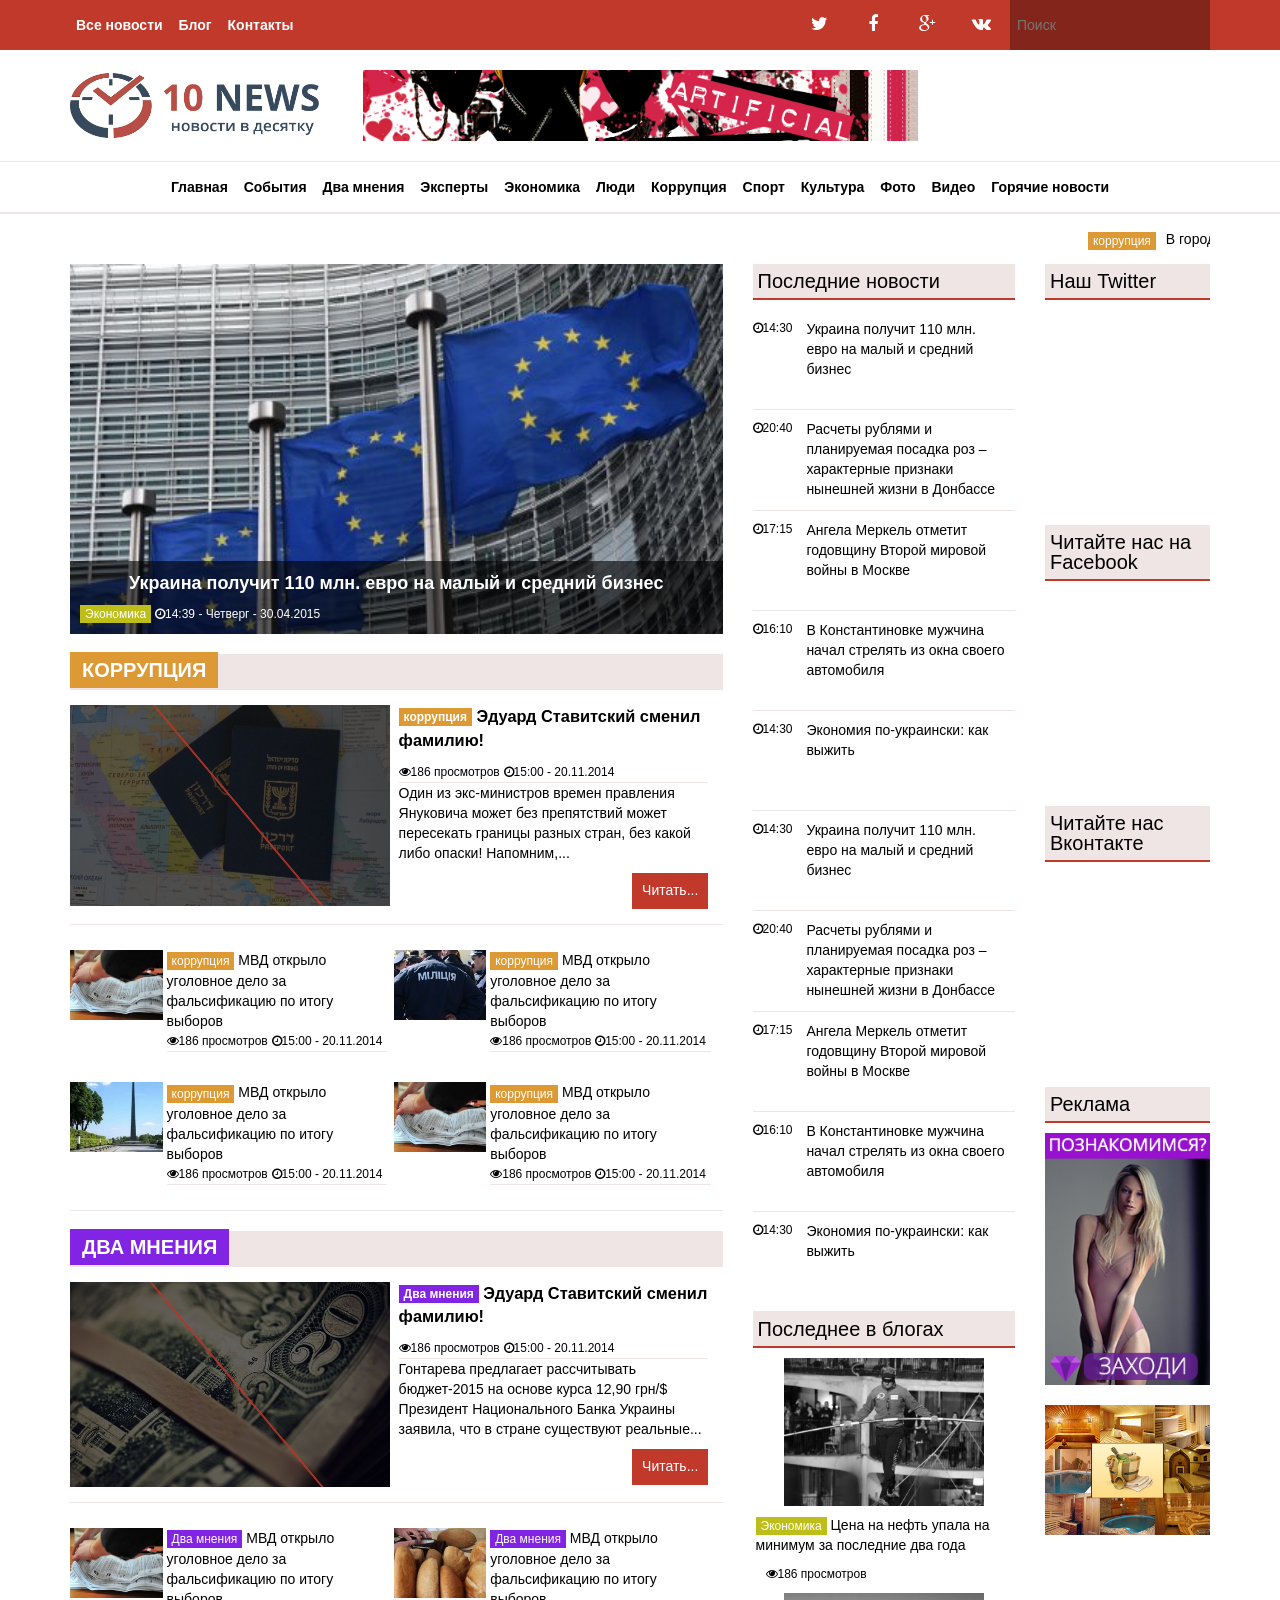
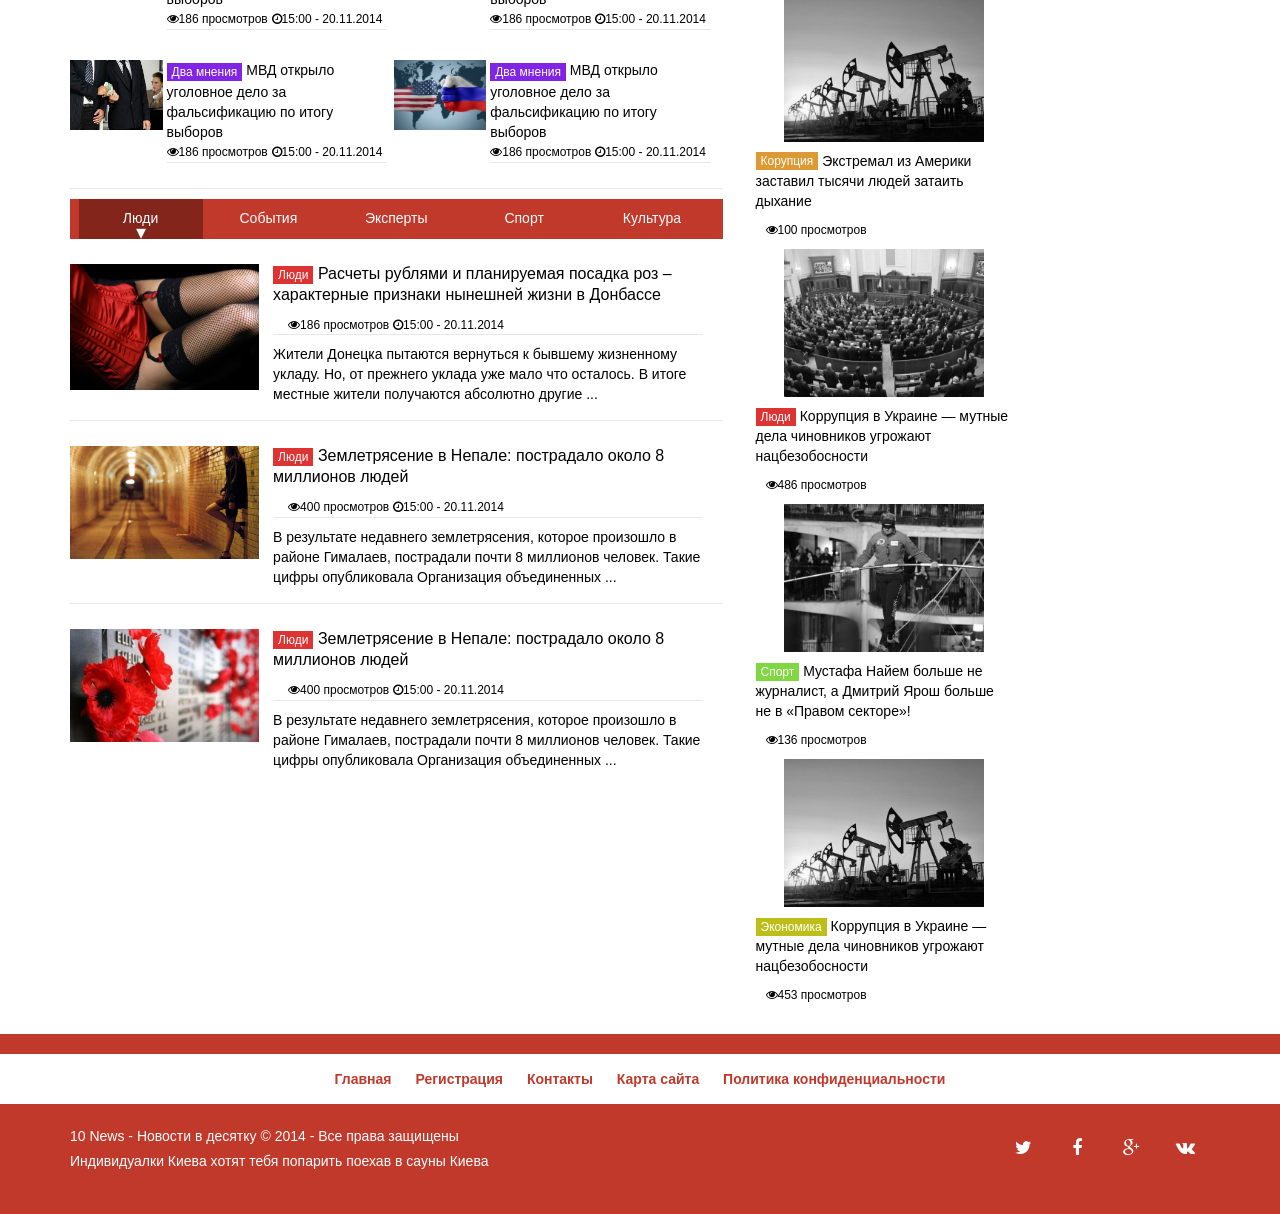
<file: 10-news/index.html>
<!DOCTYPE html>
<html>
<head>
	<meta charset="utf-8" />
	<title>Index</title>
	<meta http-equiv="X-UA-Compatible" content="IE=edge" />
	<meta name="viewport" content="width=device-width, initial-scale=1.0" />
	<link rel="shortcut icon" href="img/favicon.png" />
	<link rel="stylesheet" href="libs/bootstrap/bootstrap-grid.min.css" />
	<link rel="stylesheet" href="libs/font-awesome/css/font-awesome.min.css" />
	<link rel="stylesheet" href="css/css/skins/tomato.css">
	<link rel="stylesheet" href="css/fonts.css" />
	<link rel="stylesheet" href="css/main.css" />	
	<link rel="stylesheet" href="css/media.css">
</head>
<body>	
	<header>
		<div class="top_nav">
			<div class="container">
				<div class="row">
					<div class="col-md-6 col-lg-6">
						<ul class="top_navig">
							<li><a href="news-list.html" class="trs">Все новости</a></li>
							<li><a href="#" class="trs">Блог</a></li>
							<li><a href="contacts.html" class="trs">Контакты</a></li>
						</ul>					
					</div>
					<div class="col-md-6 col-lg-6">
						<ul class="social">
							<li><a href="#" class="trs"><i class="fa fa-twitter"></i></a></li>
							<li><a href="#" class="trs"><i class="fa fa-facebook"></i></a></li>
							<li><a href="#" class="trs"><i class="fa fa-google-plus"></i></a></li>
							<li><a href="#" class="trs"><i class="fa fa-vk"></i></a></li>
							<li>
								<form method="get" id="topsearch">
									<input type="text" placeholder="Поиск" class="trs">	
									<button class="trs" type="submit"><i class="fa fa-search"></i></button>
								</form>
							</li>
						</ul>
					</div>
				</div>
			</div>
		</div>
		<div class="ban_block">
			<div class="container">
				<div class="row">
					<div class="col-md-3 col-lg-3">
						<a class="logo" href="index.html">
							<img src="img/logo.png" alt="logo">
						</a>
					</div>
					<div class="col-md-6 col-lg-6">
						<a class="top_buner" href="#">
							<img src="img/top_buner.png" alt="buner">
						</a>
					</div>
					<div class="col-md-3 col-lg-3">
						<div class="weather">
							
						</div>
					</div>
				</div>
			</div>
		</div>
		<div class="tog_mnu">
		MENU
			<span></span>
			<span></span>
			<span></span>
		</div>
		<nav class="fixed_nav">
			<ul>
				<li><a class="trs" href="index.html">Главная</a></li>
				<li><a class="trs" href="foto.html">События</a></li>
				<li><a class="trs" href="foto.html">Два  мнения</a></li>
				<li><a class="trs" href="foto.html">Эксперты</a></li>
				<li><a class="trs" href="foto.html">Экономика</a></li>
				<li><a class="trs" href="foto.html">Люди</a></li>
				<li><a class="trs" href="foto.html">Коррупция</a></li>
				<li><a class="trs" href="foto.html">Спорт</a></li>
				<li><a class="trs" href="foto.html">Культура</a></li>
				<li><a class="trs" href="foto.html">Фото</a></li>
				<li><a class="trs" href="foto.html">Видео</a></li>
				<li><a class="trs" href="foto.html">Горячие новости</a></li>
			</ul>
		</nav>	
	</header>
	<section  class="main_block">
		<div class="container">
			<div class="row">

				<div class="col-md-12">
					<div id="marquee">
						<span class="item">
							<a href="#"><span class="coruption">коррупция</span>В город Дели прибыл самолет для вывоза оставшихся жертв землетрясения из Непала ..</a>
						</span>
						<span class="item">
							<a href="#"><span class="two_mind">Два мнения</span>В город Дели прибыл самолет для вывоза оставшихся жертв землетрясения из Непала ..</a>
						</span>
						<span class="item">
							<a href="#"><span class="coruption">коррупция</span>В город Дели прибыл самолет для вывоза оставшихся жертв землетрясения из Непала ..</a>
						</span>
						<span class="item">
							<a href="#"><span class="two_mind">Два мнения</span>В город Дели прибыл самолет для вывоза оставшихся жертв землетрясения из Непала ..</a>
						</span>							
					</div>
				</div>

				<div class="col-md-7 col-lg-7">

					<div class="top_news">
						<img src="img/top_news.jpg" alt="foto">
						<div class="news_title">
							<h3>
								<a href="#">Украина получит 110 млн. евро на малый и средний бизнес</a>
							</h3>
							<p>
								<span class="categories economy">Экономика</span> 
								<span class="date"><i class="fa fa-clock-o"></i>14:39 - Четверг - 30.04.2015</span>
							</p>
						</div>
					</div>

					<div class="news_block">

						<h2><span class="coruption">коррупция</span></h2>

						<div class="big_post">
							<div class="img_wrap">
								<a class="trs" href="#"><img src="img/small_deskr.jpg" alt="foto"></a>
							</div>
							<div class="small_deskr">
								<h3>
									<span class="coruption">коррупция</span>
									<a href="#" class="trs"> Эдуард Ставитский сменил фамилию!</a>
								</h3>
								<p class="info_wrap">
									<span class="view_black"><i class="fa fa-eye"></i>186 просмотров</span>
									<span class="date_black"><i class="fa fa-clock-o"></i>15:00 - 20.11.2014</span>
								</p>
								<p class="text">
									Один из экс-министров времен правления Януковича может без препятствий может пересекать границы разных стран, без какой либо опаски! Напомним,...
								</p>
								<p class="but_wrap">
									<a href="news-inside.html" class="more trs">Читать...</a>
								</p>
							</div>
						</div>


						<div class="small_wrap">

							<div class="small_post">
								<div class="img_thumb">
									<a href="#"><img src="img/small.jpg" alt="foto"></a>
								</div>
								<div>
									<h4>
										<span class="coruption">коррупция</span>
										<a href="#" class="trs"> МВД открыло уголовное дело за фальсификацию по итогу выборов</a>
									</h4>
									<p class="info_wrap">
										<span class="view_black"><i class="fa fa-eye"></i>186 просмотров</span>
										<span class="date_black"><i class="fa fa-clock-o"></i>15:00 - 20.11.2014</span>
									</p>
								</div>
							</div>

							<div class="small_post">
								<div class="img_thumb">
									<a href="#"><img src="img/small1.jpg" alt="foto"></a>
								</div>
								<div>
									<h4>
										<span class="coruption">коррупция</span>
										<a href="#" class="trs"> МВД открыло уголовное дело за фальсификацию по итогу выборов</a>
									</h4>
									<p class="info_wrap">
										<span class="view_black"><i class="fa fa-eye"></i>186 просмотров</span>
										<span class="date_black"><i class="fa fa-clock-o"></i>15:00 - 20.11.2014</span>
									</p>
								</div>
							</div>

							<div class="small_post">
								<div class="img_thumb">
									<a href="#"><img src="img/small2.jpg" alt="foto"></a>
								</div>
								<div>
									<h4>
										<span class="coruption">коррупция</span>
										<a href="#" class="trs"> МВД открыло уголовное дело за фальсификацию по итогу выборов</a>
									</h4>
									<p class="info_wrap">
										<span class="view_black"><i class="fa fa-eye"></i>186 просмотров</span>
										<span class="date_black"><i class="fa fa-clock-o"></i>15:00 - 20.11.2014</span>
									</p>
								</div>
							</div>

							<div class="small_post">
								<div class="img_thumb">
									<a href="#"><img src="img/small.jpg" alt="foto"></a>
								</div>
								<div>
									<h4>
										<span class="coruption">коррупция</span>
										<a href="#" class="trs"> МВД открыло уголовное дело за фальсификацию по итогу выборов</a>
									</h4>
									<p class="info_wrap">
										<span class="view_black"><i class="fa fa-eye"></i>186 просмотров</span>
										<span class="date_black"><i class="fa fa-clock-o"></i>15:00 - 20.11.2014</span>
									</p>
								</div>
							</div>

						</div>
					</div>

					<div class="news_block">

						<h2><span class="two_mind">Два мнения</span></h2>
						<div class="big_post">
							<div class="img_wrap">
								<a class="trs" href="#"><img src="img/small_deskr1.jpg" alt="foto"></a>
							</div>
							<div class="small_deskr">
								<h3>
									<span class="two_mind">Два мнения</span>
									<a href="#" class="trs"> Эдуард Ставитский сменил фамилию!</a>
								</h3>
								<p class="info_wrap">
									<span class="view_black"><i class="fa fa-eye"></i>186 просмотров</span>
									<span class="date_black"><i class="fa fa-clock-o"></i>15:00 - 20.11.2014</span>
								</p>
								<p class="text">
									Гонтарева предлагает рассчитывать бюджет-2015 на основе курса 12,90 грн/$ Президент Национального Банка Украины заявила, что в стране существуют реальные...
								</p>
								<p class="but_wrap">
									<a href="news-inside.html" class="more trs">Читать...</a>
								</p>
							</div>
						</div>


						<div class="small_wrap">

							<div class="small_post">
								<div class="img_thumb">
									<a href="#"><img src="img/small.jpg" alt="foto"></a>
								</div>
								<div>
									<h4>
										<span class="two_mind">Два мнения</span>
										<a href="#" class="trs"> МВД открыло уголовное дело за фальсификацию по итогу выборов</a>
									</h4>
									<p class="info_wrap">
										<span class="view_black"><i class="fa fa-eye"></i>186 просмотров</span>
										<span class="date_black"><i class="fa fa-clock-o"></i>15:00 - 20.11.2014</span>
									</p>
								</div>
							</div>

							<div class="small_post">
								<div class="img_thumb">
									<a href="#"><img src="img/small13.jpg" alt="foto"></a>
								</div>
								<div>
									<h4>
										<span class="two_mind">Два мнения</span>
										<a href="#" class="trs"> МВД открыло уголовное дело за фальсификацию по итогу выборов</a>
									</h4>
									<p class="info_wrap">
										<span class="view_black"><i class="fa fa-eye"></i>186 просмотров</span>
										<span class="date_black"><i class="fa fa-clock-o"></i>15:00 - 20.11.2014</span>
									</p>
								</div>
							</div>

							<div class="small_post">
								<div class="img_thumb">
									<a href="#"><img src="img/small12.jpg" alt="foto"></a>
								</div>
								<div>
									<h4>
										<span class="two_mind">Два мнения</span>
										<a href="#" class="trs"> МВД открыло уголовное дело за фальсификацию по итогу выборов</a>
									</h4>
									<p class="info_wrap">
										<span class="view_black"><i class="fa fa-eye"></i>186 просмотров</span>
										<span class="date_black"><i class="fa fa-clock-o"></i>15:00 - 20.11.2014</span>
									</p>
								</div>
							</div>

							<div class="small_post">
								<div class="img_thumb">
									<a href="#"><img src="img/small11.jpg" alt="foto"></a>
								</div>
								<div>
									<h4>
										<span class="two_mind">Два мнения</span>
										<a href="#" class="trs"> МВД открыло уголовное дело за фальсификацию по итогу выборов</a>
									</h4>
									<p class="info_wrap">
										<span class="view_black"><i class="fa fa-eye"></i>186 просмотров</span>
										<span class="date_black"><i class="fa fa-clock-o"></i>15:00 - 20.11.2014</span>
									</p>
								</div>
							</div>

						</div>
					</div>

					<div class="tabs_wrap">
						<ul class="tabs_link">
							<li>
								<p class="trs activ_tab" data-show="people_list">Люди</p>
							</li>
							<li>
								<p class="trs" data-show="even_list">События</p>
							</li>
							<li>
								<p class="trs" data-show="experts_list">Эксперты</p>
							</li>
							<li>
								<p class="trs" data-show="sport_list">Спорт</p>
							</li>
							<li>
								<p class="trs" data-show="culture_list">Культура</p>
							</li>
						</ul>

						<div class="tabs_cont">
							<ul class="people_list ">

								<li>
									<div class="img_wrap">
										<img src="img/tabs.jpg" alt="foto">
									</div>

									<div class="info_tabs">
										<h4>
											<span class="people">Люди</span>
											<a class="trs" href="#">Расчеты рублями и планируемая посадка роз – характерные признаки нынешней жизни в Донбассе</a>
										</h4>
										<p class="info_wrap">
											<span class="view_black"><i class="fa fa-eye"></i>186 просмотров</span>
											<span class="date_black"><i class="fa fa-clock-o"></i>15:00 - 20.11.2014</span>
										</p>
										<p>
											Жители Донецка пытаются вернуться к бывшему жизненному укладу. Но, от прежнего уклада уже мало что осталось. В итоге местные жители получаются абсолютно другие ...
										</p>

									</div>
								</li>

								<li>
									<div class="img_wrap">
										<img src="img/tabs1.jpg" alt="foto">
									</div>

									<div class="info_tabs">
										<h4>
											<span class="people">Люди</span>
											<a class="trs" href="#">Землетрясение в Непале: пострадало около 8 миллионов людей</a>
										</h4>
										<p class="info_wrap">
											<span class="view_black"><i class="fa fa-eye"></i>400 просмотров</span>
											<span class="date_black"><i class="fa fa-clock-o"></i>15:00 - 20.11.2014</span>
										</p>
										<p>
											В результате недавнего землетрясения, которое произошло  в районе Гималаев, пострадали почти 8 миллионов человек. Такие цифры опубликовала Организация объединенных ...
										</p>

									</div>
								</li>

								<li>
									<div class="img_wrap">
										<img src="img/tabs2.jpg" alt="foto">
									</div>

									<div class="info_tabs">
										<h4>
											<span class="people">Люди</span>
											<a class="trs" href="#">Землетрясение в Непале: пострадало около 8 миллионов людей</a>
										</h4>
										<p class="info_wrap">
											<span class="view_black"><i class="fa fa-eye"></i>400 просмотров</span>
											<span class="date_black"><i class="fa fa-clock-o"></i>15:00 - 20.11.2014</span>
										</p>
										<p>
											В результате недавнего землетрясения, которое произошло  в районе Гималаев, пострадали почти 8 миллионов человек. Такие цифры опубликовала Организация объединенных ...
										</p>
									</div>
								</li>


							</ul>

							<ul class="even_list">

								<li>
									<div class="img_wrap">
										<img src="img/tabs1.1.jpg" alt="foto">
									</div>

									<div class="info_tabs">
										<h4>
											<span class="even">События</span>
											<a class="trs" href="#">Расчеты рублями и планируемая посадка роз – характерные признаки нынешней жизни в Донбассе</a>
										</h4>
										<p class="info_wrap">
											<span class="view_black"><i class="fa fa-eye"></i>186 просмотров</span>
											<span class="date_black"><i class="fa fa-clock-o"></i>15:00 - 20.11.2014</span>
										</p>
										<p>
											Жители Донецка пытаются вернуться к бывшему жизненному укладу. Но, от прежнего уклада уже мало что осталось. В итоге местные жители получаются абсолютно другие ...
										</p>

									</div>
								</li>

								<li>
									<div class="img_wrap">
										<img src="img/tabs1.2.jpg" alt="foto">
									</div>

									<div class="info_tabs">
										<h4>
											<span class="even">События</span>
											<a class="trs" href="#">Землетрясение в Непале: пострадало около 8 миллионов людей</a>
										</h4>
										<p class="info_wrap">
											<span class="view_black"><i class="fa fa-eye"></i>400 просмотров</span>
											<span class="date_black"><i class="fa fa-clock-o"></i>15:00 - 20.11.2014</span>
										</p>
										<p>
											В результате недавнего землетрясения, которое произошло  в районе Гималаев, пострадали почти 8 миллионов человек. Такие цифры опубликовала Организация объединенных ...
										</p>

									</div>
								</li>

								<li>
									<div class="img_wrap">
										<img src="img/tabs1.3.jpg" alt="foto">
									</div>

									<div class="info_tabs">
										<h4>
											<span class="even">События</span>
											<a class="trs" href="#">Землетрясение в Непале: пострадало около 8 миллионов людей</a>
										</h4>
										<p class="info_wrap">
											<span class="view_black"><i class="fa fa-eye"></i>400 просмотров</span>
											<span class="date_black"><i class="fa fa-clock-o"></i>15:00 - 20.11.2014</span>
										</p>
										<p>
											В результате недавнего землетрясения, которое произошло  в районе Гималаев, пострадали почти 8 миллионов человек. Такие цифры опубликовала Организация объединенных ...
										</p>
									</div>
								</li>


							</ul>						
						</div>

					</div>

				</div>

				<div class="col-lg-3 col-md-5 col-sm-6">


					<h4 class="title">Последние новости</h4>

					<ul class="lust_news">
						<li class="trs">
							<div class="time"><i class="fa fa-clock-o"></i>14:30</div>
							<div class="link"><a class="trs" href="#">Украина получит  110 млн. евро на малый и средний бизнес</a></div>
						</li>
						<li class="trs">
							<div class="time"><i class="fa fa-clock-o"></i>20:40</div>
							<div class="link"><a class="trs" href="#"> Расчеты рублями и планируемая посадка роз – характерные признаки нынешней жизни в Донбассе</a></div>
						</li>
						<li class="trs">
							<div class="time"><i class="fa fa-clock-o"></i>17:15</div>
							<div class="link"><a class="trs" href="#">Ангела Меркель отметит годовщину Второй мировой войны в Москве</a></div>
						</li>
						<li class="trs">
							<div class="time"><i class="fa fa-clock-o"></i>16:10</div>
							<div class="link"><a class="trs" href="#">В Константиновке мужчина начал стрелять из окна своего автомобиля</a></div>
						</li>
						<li class="trs">
							<div class="time"><i class="fa fa-clock-o"></i>14:30</div>
							<div class="link"><a class="trs" href="#">Экономия по-украински: как выжить</a></div>
						</li>
						<li class="trs">
							<div class="time"><i class="fa fa-clock-o"></i>14:30</div>
							<div class="link"><a class="trs" href="#">Украина получит  110 млн. евро на малый и средний бизнес</a></div>
						</li>
						<li class="trs">
							<div class="time"><i class="fa fa-clock-o"></i>20:40</div>
							<div class="link"><a class="trs" href="#"> Расчеты рублями и планируемая посадка роз – характерные признаки нынешней жизни в Донбассе</a></div>
						</li>
						<li class="trs">
							<div class="time"><i class="fa fa-clock-o"></i>17:15</div>
							<div class="link"><a class="trs" href="#">Ангела Меркель отметит годовщину Второй мировой войны в Москве</a></div>
						</li>
						<li class="trs">
							<div class="time"><i class="fa fa-clock-o"></i>16:10</div>
							<div class="link"><a class="trs" href="#">В Константиновке мужчина начал стрелять из окна своего автомобиля</a></div>
						</li>
						<li class="trs">
							<div class="time"><i class="fa fa-clock-o"></i>14:30</div>
							<div class="link"><a class="trs" href="#">Экономия по-украински: как выжить</a></div>
						</li>
					</ul>

					<h4 class="title">Последнее в блогах</h4>
					<ul class="lust_blog">
						<li class="trs">
							<div class="img_wrap">
								<a href="#">
									<img src="img/blog1.jpg" alt="">
								</a>
							</div>
							<div class="link">
								<a href="#">
									<span class="economy">Экономика</span>
									Цена на нефть упала на минимум за последние два года
								</a>
								<span class="view_black"><i class="fa fa-eye"></i>186 просмотров</span>
							</div>
						</li>
						<li class="trs">
							<div class="img_wrap"><a href="#"><img src="img/blog2.jpg" alt=""></a></div>
							<div class="link"><a href="#">
								<span class="coruption">Корупция</span>
								Экстремал из Америки заставил тысячи людей затаить дыхание
							</a>
							<span class="view_black"><i class="fa fa-eye"></i>100 просмотров</span>
						</div>
					</li>
					<li class="trs">
						<div class="img_wrap"><a href="#"><img src="img/blog3.jpg" alt=""></a></div>
						<div class="link"><a href="#">
							<span class="people">Люди</span>
							Коррупция в Украине — мутные дела чиновников угрожают нацбезобосности
						</a>
						<span class="view_black"><i class="fa fa-eye"></i>486 просмотров</span>
					</div>
				</li>
				<li class="trs">
					<div class="img_wrap"><a href="#"><img src="img/blog1.jpg" alt=""></a></div>
					<div class="link"><a href="#">
						<span class="sport">Спорт</span>
						Мустафа Найем больше не журналист, а Дмитрий Ярош больше не в «Правом секторе»!
					</a>
					<span class="view_black"><i class="fa fa-eye"></i>136 просмотров</span>
				</div>
			</li>
			<li class="trs">
				<div class="img_wrap"><a href="#"><img src="img/blog2.jpg" alt=""></a></div>
				<div class="link"><a href="#">
					<span class="economy">Экономика</span>
					Коррупция в Украине — мутные дела чиновников угрожают нацбезобосности
				</a>
				<span class="view_black"><i class="fa fa-eye"></i>453 просмотров</span>
			</div>
		</li>
	</ul>

</div>

<div class="col-lg-2 col-md-2 col-sm-6">
<aside class="soc_aside">
<h4 class="title">Наш Twitter</h4>
<div class="twitter_block"></div>
<h4 class="title">Читайте нас на Facebook</h4>
<div class="facebook_block"></div>
<h4 class="title">Читайте нас Вконтакте</h4>
<div class="vk_block"></div>
<h4 class="title">Реклама</h4>
<div class="baner_block">
	<a href="#"><img src="img/baner.jpg" alt="foto"></a>
	<a href="#"><img src="img/baner1.jpg" alt="foto"></a>
</div>
</aside>
</div>		
</div>

</div>
</section>

<footer>
	<ul class="foot_mnu">
		<li><a class="trs" href="#">Главная</a></li>
		<li><a class="trs" href="#">Регистрация</a></li>
		<li><a class="trs" href="#">Контакты</a></li>
		<li><a class="trs" href="#">Карта сайта</a></li>
		<li><a class="trs" href="#">Политика конфиденциальности</a></li>	
	</ul>
	<div class="container">
		<div class="row">
			<div class="col-md-6 col-lg-6">
				<div class="copy">
					<p>10 News - Новости в десятку © 2014 - Все права защищены </p>
					<p><a href="#" target="_blank">Индивидуалки Киева</a> хотят тебя попарить поехав в <a href="#" target="_blank">сауны Киева</a></p>
				</div>
			</div>
			<div class="col-md-6 col-lg-6">
				<ul class="social">
					<li><a href="#" class="trs"><i class="fa fa-twitter"></i></a></li>
					<li><a href="#" class="trs"><i class="fa fa-facebook"></i></a></li>
					<li><a href="#" class="trs"><i class="fa fa-google-plus"></i></a></li>
					<li><a href="#" class="trs"><i class="fa fa-vk"></i></a></li>							
				</ul>
			</div>
		</div>
	</div>
</footer>

	<!--[if lt IE 9]>
	<script src="libs/html5shiv/es5-shim.min.js"></script>
	<script src="libs/html5shiv/html5shiv.min.js"></script>
	<script src="libs/html5shiv/html5shiv-printshiv.min.js"></script>
	<script src="libs/respond/respond.min.js"></script>
	<![endif]-->
	
	<script src="libs/jquery/jquery-2.1.3.min.js"></script>
	<script src="js/common.js"></script>
	<!-- Yandex.Metrika counter --><!-- /Yandex.Metrika counter -->
	<!-- Google Analytics counter --><!-- /Google Analytics counter -->
</body>
</html>
</file>
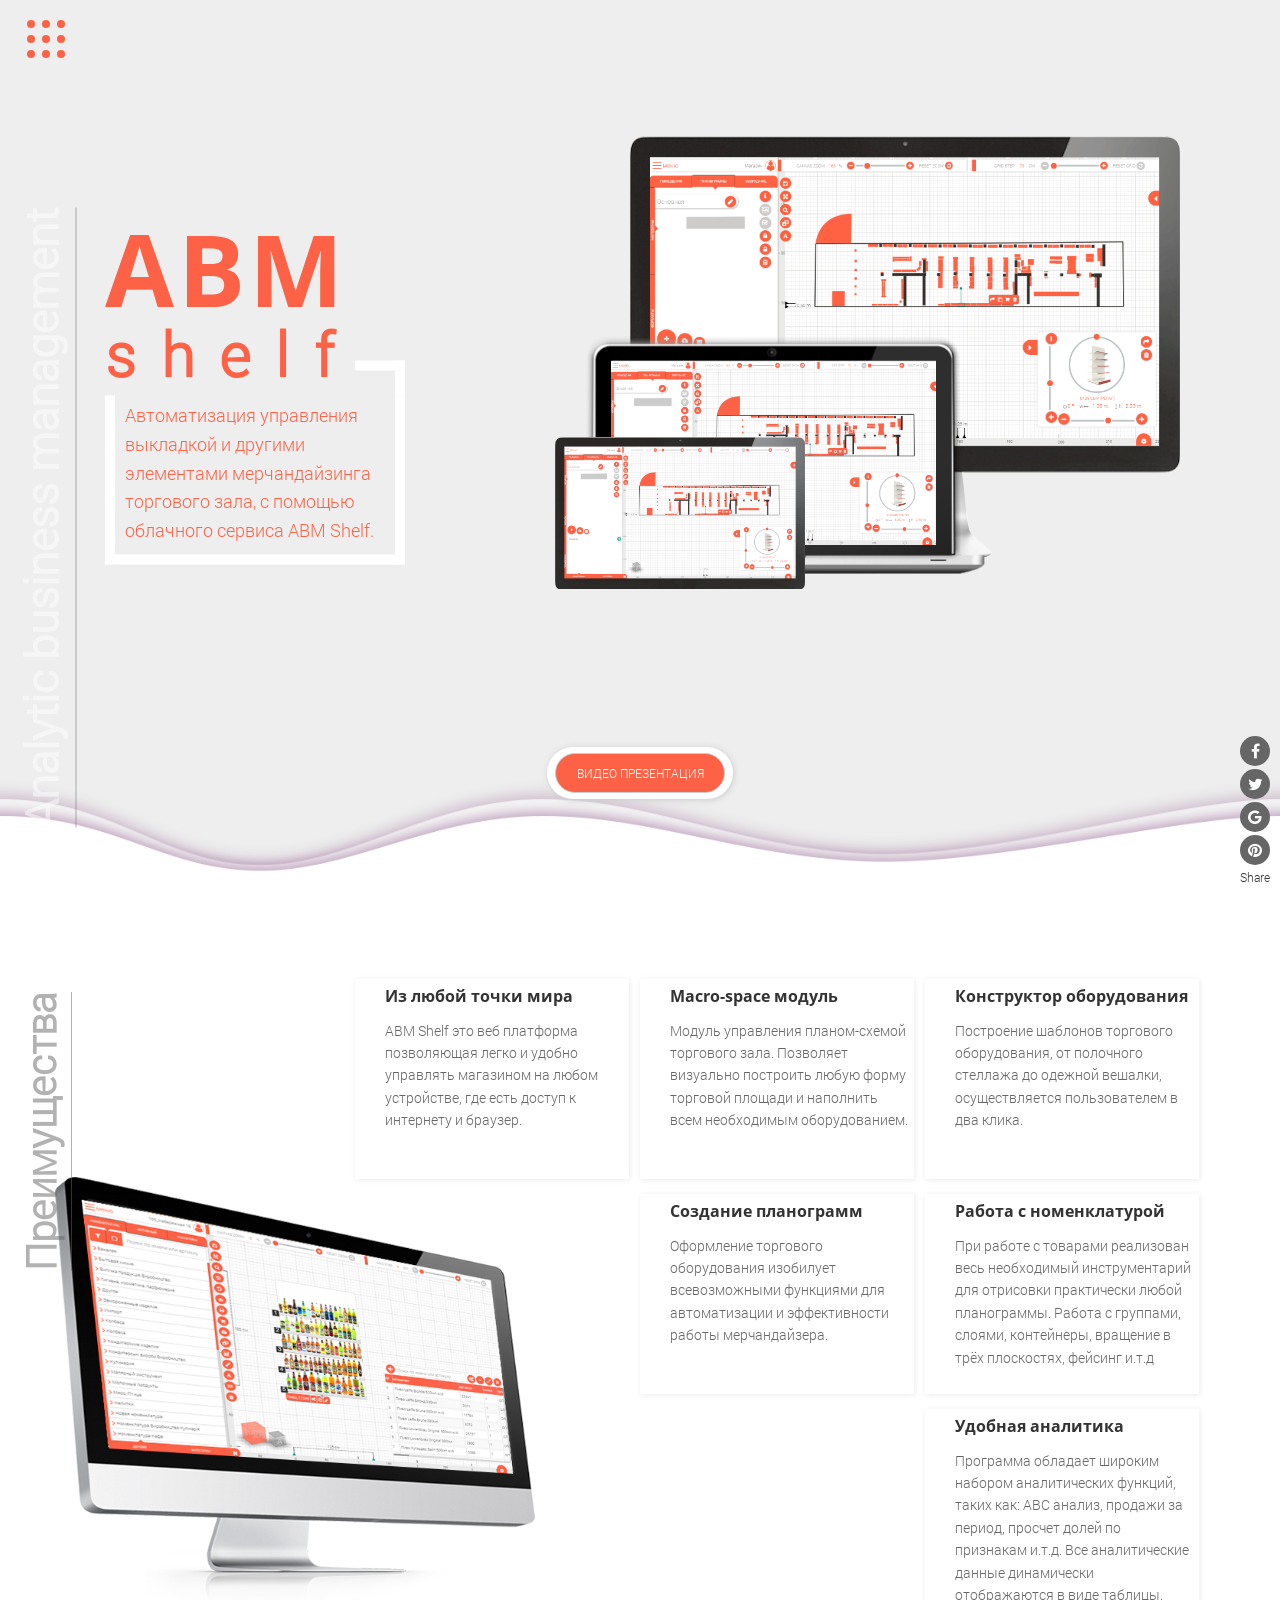
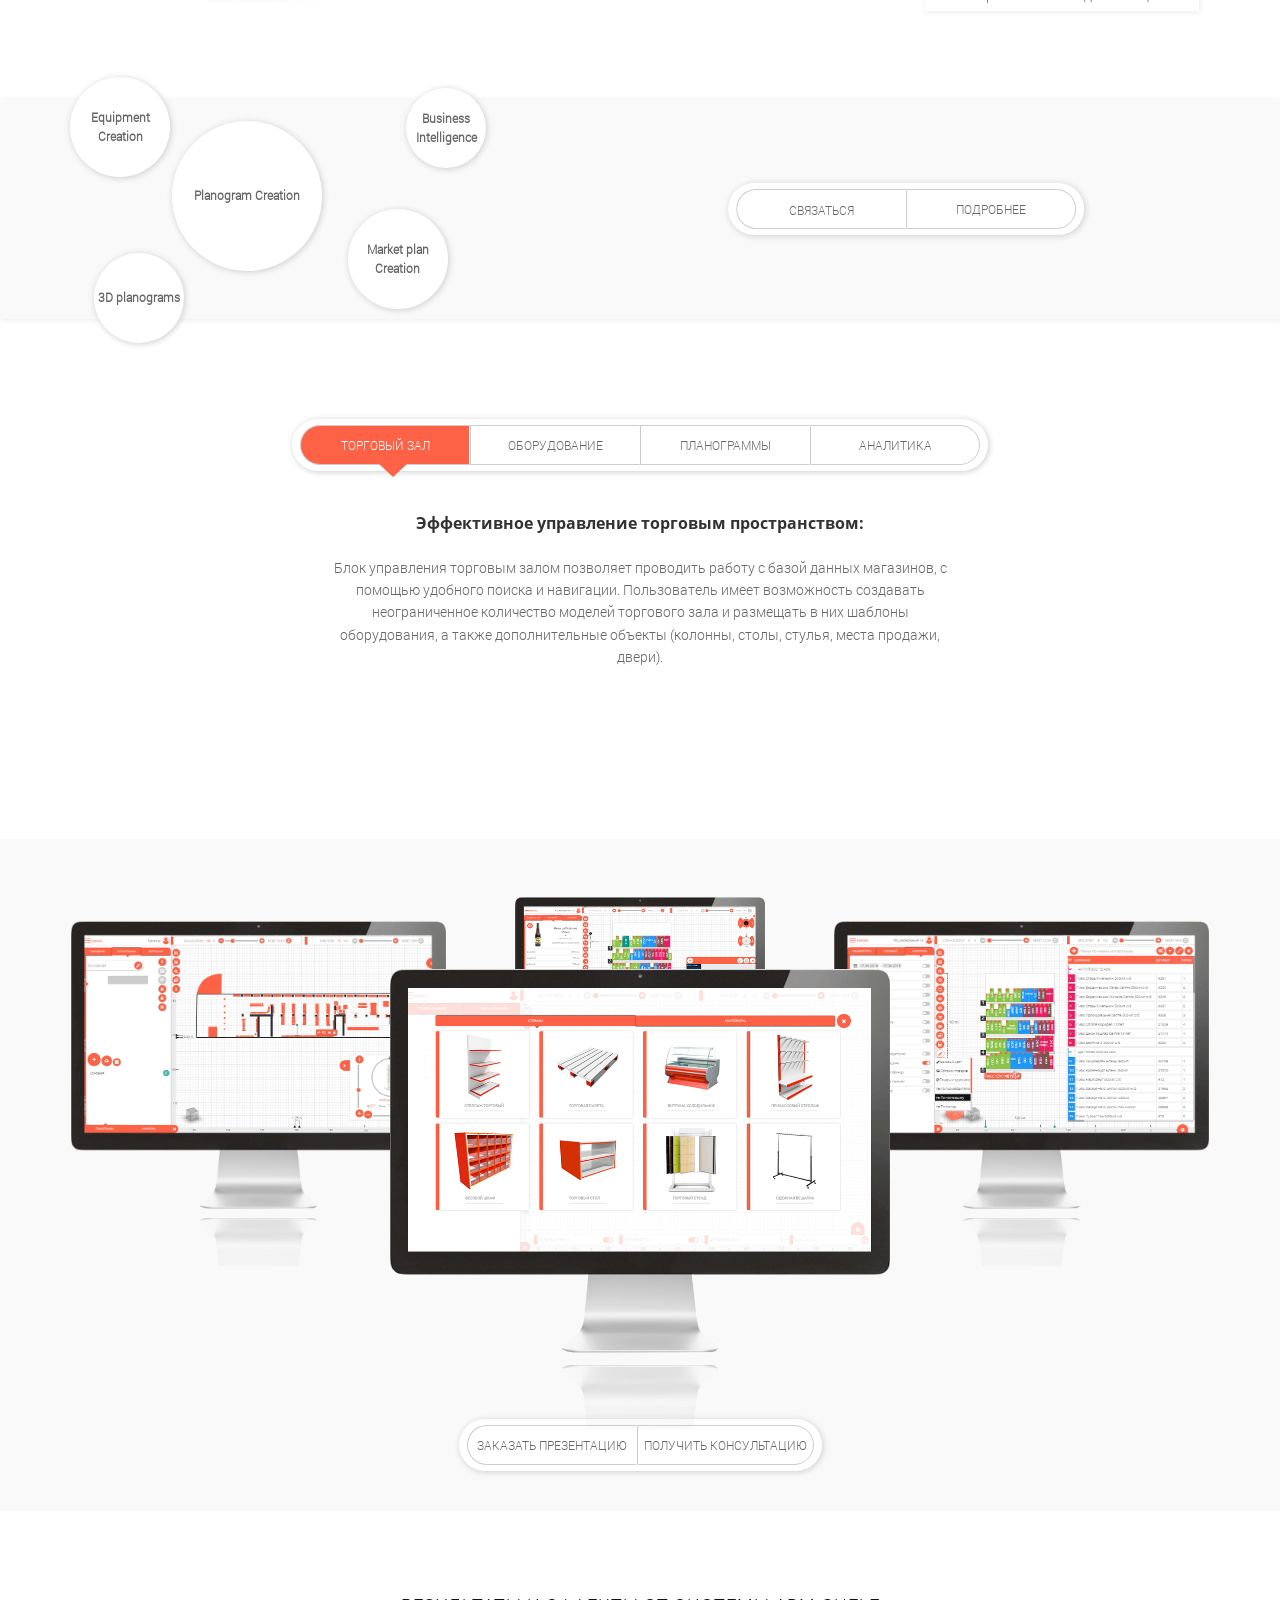
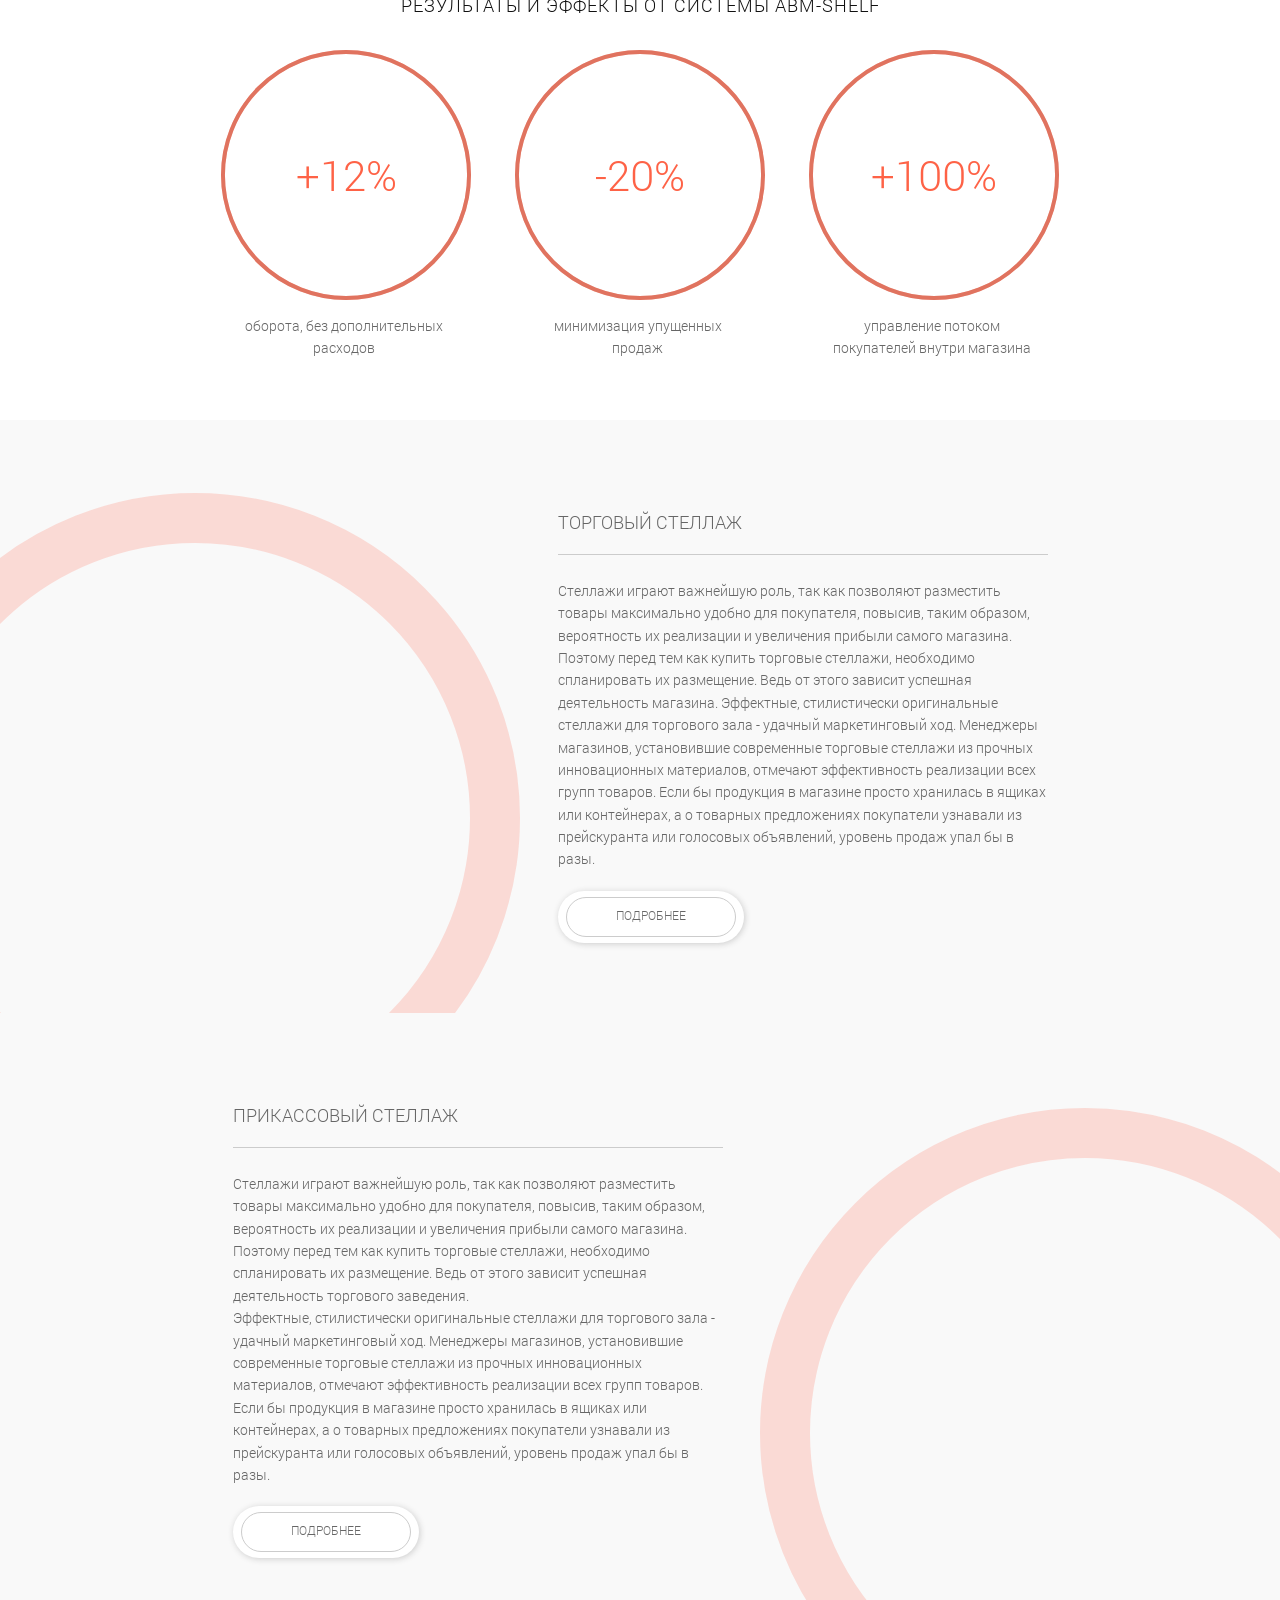
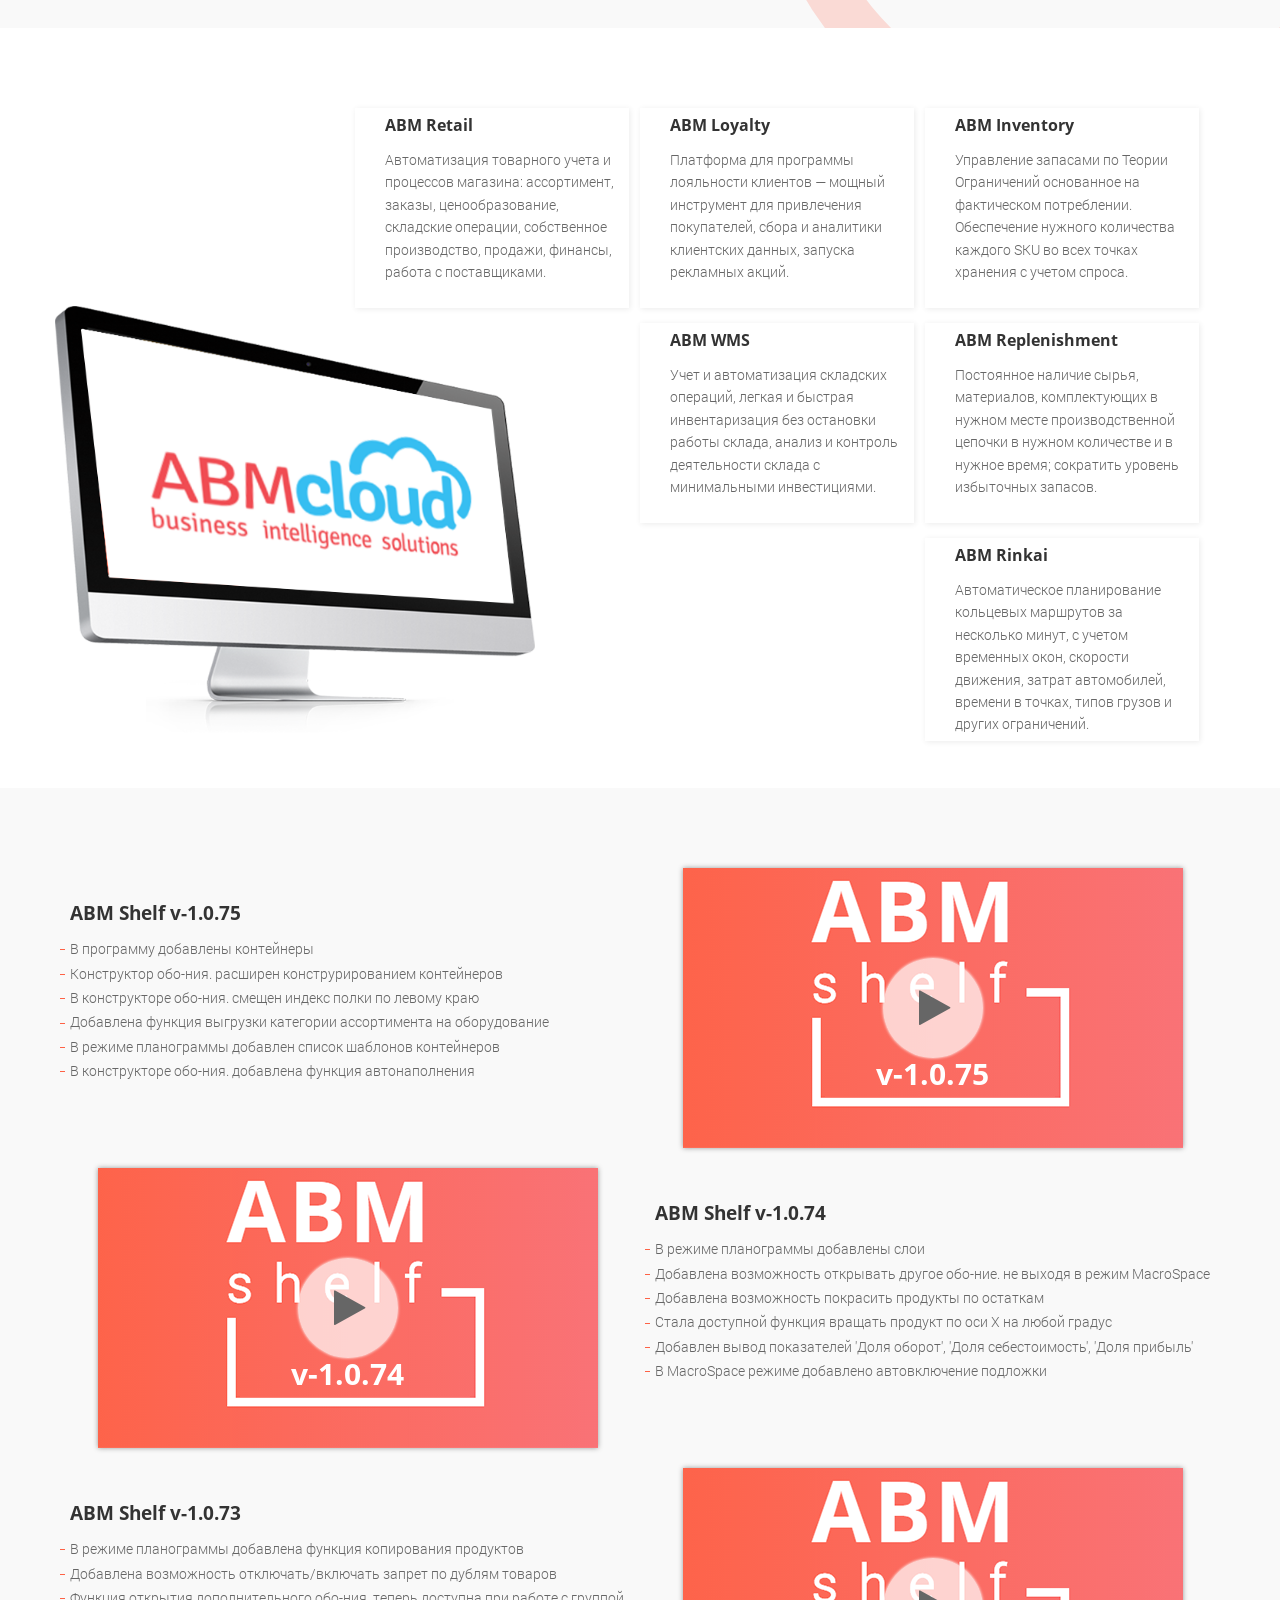
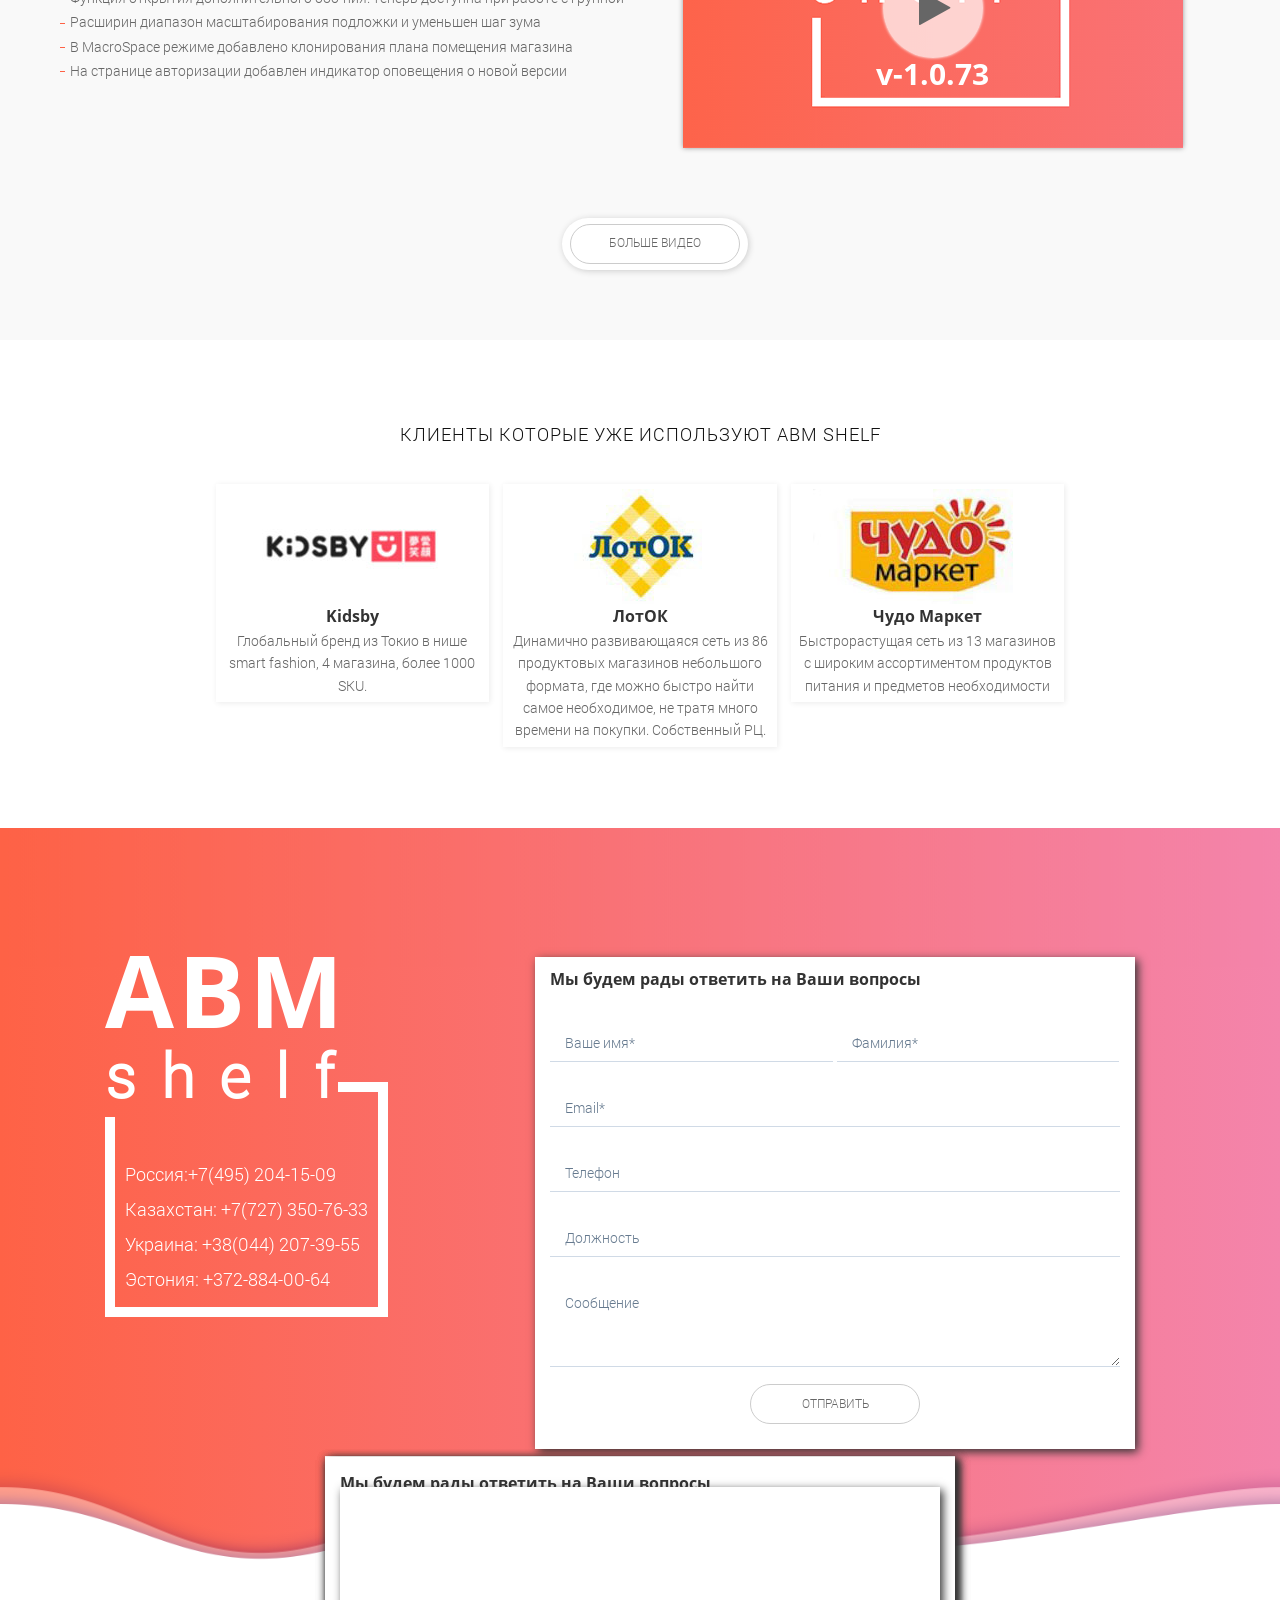
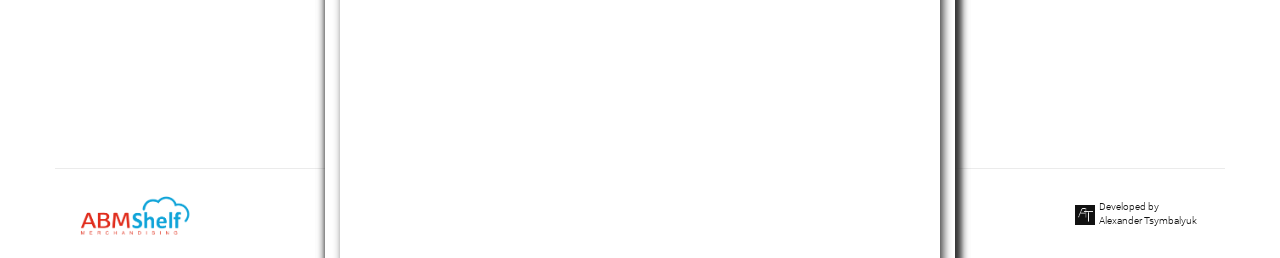
<file: abm-shelf/index.html>
<!DOCTYPE html>
<html lang="ru" class="no-js">
  <head>
    <meta charset="utf-8">
    <title>ABM Shelf система автоматизации мерчандайзинга</title>
    <meta name="description" content="">
    <meta name="robots" content="noindex">
    <meta name="keywords" content="sass,css,gulp,front-end">
    <meta http-equiv="X-UA-Compatible" content="IE=edge">
    <meta name="viewport" content="width=device-width initial-scale=1 maximum-scale=1">
    <link rel="shortcut icon" href="img/favicon.ico" type="image/x-icon">
    <link rel="stylesheet" href="css/vendor.min.css">
    <link rel="stylesheet" href="css/header.min.css">
    <link rel="stylesheet" href="css/main.min.css">
    <meta property="og:url" content="https://abmshelf.com/">
    <meta property="og:type" content="website">
    <meta property="og:title" content="ABM Shelf система автоматизации мерчандайзинга">
    <meta property="og:description" content="Автоматизация управления выкладкой и другими елементами мерчандайзинга торгового зала, с помощью облачного сервиса ABM Shelf.">
    <meta property="og:image" content="design/img/ogImage.png">
  </head>
  <body>
    <header class="bubble">
      <div class="container">
        <div class="row">
          <div class="col-md-12">
            <nav>
              <ul class="nav">
                <li><a href="#home">Главная</a></li>
                <li><a href="#advantages">Преимущества</a></li>
                <li><a href="#about">О ABM-Shelf</a></li>
                <li><a href="#equipments">Оборудование</a></li>
                <li><a href="#products">Продукты</a></li>
                <li><a href="#videos">Обучение</a></li>
                <li><a href="#clients">Клиенты</a></li>
                <li><a href="#contacts">Контакты</a></li>
              </ul>
            </nav>
            <ul class="soc-block">
              <li><a href="https://plus.google.com/+Abmcloud/" target="_blank" rel="nofollow"><i class="fa fa-google-plus"></i></a></li>
              <li><a href="https://www.facebook.com/abmcloud" target="_blank" rel="nofollow"><i class="fa fa-facebook"></i></a></li>
              <li><a href="https://www.linkedin.com/company/3861028?_ga=2.236064129.164346106.1530266967-312305735.1529323027" target="_blank" rel="nofollow"><i class="fa fa-linkedin"></i></a></li>
              <li><a href="https://vk.com/abmcloud" target="_blank" rel="nofollow"><i class="fa fa-vk"></i></a></li>
              <li><a href="https://twitter.com/ABMCloud" target="_blank" rel="nofollow"><i class="fa fa-twitter"></i></a></li>
              <li><a href="https://www.youtube.com/channel/UCjqgbbDIb8kh1reJpWEZLjg" target="_blank" rel="nofollow"><i class="fa fa-youtube"></i></a></li>
            </ul>
            <ul class="share-btns-list">
              <li><a href="https://facebook.com/sharer/sharer.php?u=https://abmshelf.com/" target="_blank" title="Share in facebook" class="resp-sharing-button"><i class="fa fa-facebook"></i></a></li>
              <li><a href="https://twitter.com/intent/tweet/?text=Автоматизация управления выкладкой и другими елементами мерчандайзинга торгового зала, с помощью облачного сервиса ABM Shelf.&amp;amp;url=https://abmshelf.com/" target="_blank" title="Share in twitter" class="resp-sharing-button"><i class="fa fa-twitter"></i></a></li>
              <li><a href="https://plus.google.com/share?urlhttp://www.alkastoneh2o.com/" target="_blank" title="Share in google" class="resp-sharing-button"><i class="fa fa-google"></i></a></li>
              <li><a href="https://pinterest.com/pin/create/button/?url=https://abmshelf.com/&amp;amp;description=Автоматизация управления выкладкой и другими елементами мерчандайзинга торгового зала, с помощью облачного сервиса ABM Shelf." target="_blank" title="Share in pinterest" class="resp-sharing-button"><i class="fa fa-pinterest"></i></a></li>
              <li>Share</li>
            </ul>
          </div>
        </div>
      </div>
      <menu class="mob-button"><span></span><span></span><span></span><span></span><span></span><span></span><span></span><span></span><span>		</span></menu>
    </header>
    <main>
      <section id="home" class="preview-product">
        <div class="waveWrapper waveAnimation">
          <div class="container">
            <div class="row">
              <div class="col-md-12">
                <div class="title-wrap">
                  <h1>ABM<span>shelf</span></h1>
                  <p>Автоматизация управления выкладкой и другими элементами мерчандайзинга торгового зала, с помощью облачного сервиса ABM Shelf.</p>
                </div>
              </div>
            </div>
          </div>
          <div class="waveWrapperInner bgTop">
            <div style="background-image: url('img/wave-top.png')" class="wave waveTop"></div>
          </div>
          <div class="waveWrapperInner bgMiddle">
            <div style="background-image: url('img/wave-top.png')" class="wave waveMiddle"></div>
          </div>
          <div class="waveWrapperInner bgBottom">
            <div style="background-image: url('img/wave-top.png')" class="wave waveBottom"></div>
          </div>
          <h2>Analytic business management</h2>
          <div class="parralax-devices"><img src="img/Poster-pc.png" alt="preview-img" class="cloud"><img src="img/Poster-laptop.png" alt="preview-img" class="cloud"><img src="img/Poster-tablet.png" alt="preview-img" class="cloud"></div>
          <div class="btn-presentation">
            <div class="btn-wrap">
              <button type="button" data-svg-popup="popup-video" class="btn popup-order">Видео презентация</button>
            </div>
          </div>
        </div>
      </section>
      <section id="advantages" class="advantages mt4">
        <h2 class="sectionTitle"></h2>
        <div class="container">
          <div class="row">
            <div class="col-md-12">
              <ul class="mt4">
                <li data-index='1' class="advan-item">
                  <h4 class="mb1">Из любой точки мира</h4>
                  <p class="text">ABM Shelf это веб платформа позволяющая легко и удобно управлять магазином на любом устройстве, где есть доступ к интернету и браузер.</p>
                </li>
                <li data-index='2' class="advan-item">
                  <h4 class="mb1">Macro-space модуль</h4>
                  <p class="text">Модуль управления планом-схемой торгового зала. Позволяет визуально построить любую форму торговой площади и наполнить всем необходимым оборудованием.</p>
                </li>
                <li data-index='3' class="advan-item">
                  <h4 class="mb1">Конструктор оборудования</h4>
                  <p class="text">Построение шаблонов торгового оборудования, от полочного стеллажа до одежной вешалки, осуществляется пользователем в два клика.</p>
                </li>
                <li data-index='4' class="advan-item">
                  <h4 class="mb1">Создание планограмм</h4>
                  <p class="text">Оформление торгового оборудования изобилует всевозможными функциями для автоматизации и эффективности работы мерчандайзера.</p>
                </li>
                <li data-index='5' class="advan-item">
                  <h4 class="mb1">Работа с номенклатурой</h4>
                  <p class="text">При работе с товарами реализован весь необходимый инструментарий для отрисовки практически любой планограммы. Работа с группами, слоями, контейнеры, вращение в трёх плоскостях, фейсинг и.т.д</p>
                </li>
                <li data-index='6' class="advan-item">
                  <h4 class="mb1">Удобная аналитика</h4>
                  <p class="text">Программа обладает широким набором аналитических функций, таких как: ABC анализ, продажи за период, просчет долей по признакам и.т.д. Все аналитические данные динамически отображаются в виде таблицы.</p>
                </li>
              </ul><img src="img/advantages-prewiev.png" alt="abm-shelh" class="advantages-prewiev">
            </div>
          </div>
        </div>
      </section>
      <section class="fast-order mt8 mb6">
        <div class="container">
          <div class="row">
            <div class="col-md-4">
              <div class="buble-wrpap">
                <h4 class="item text"><span>Equipment Creation</span></h4>
                <h4 class="item text"><span>Planogram Creation</span></h4>
                <h4 class="item text"><span>Business Intelligence</span></h4>
                <h4 class="item text"><span>Market plan Creation</span></h4>
                <h4 class="item text"><span>3D planograms</span></h4>
              </div>
            </div>
            <div class="col-md-8">
              <div class="btn-wrap double">
                <button type="button" data-svg-popup="popup-order0" class="btn popup-order">Cвязаться</button><a href="http://abmcloud.com/abm-soft/shelf/" target="_blank" rel="nofollow" class="btn">Подробнее</a>
              </div>
            </div>
          </div>
        </div>
      </section>
      <section id="about" class="functionality tabs center mt4 mb4">
        <h2 class="sectionTitle"></h2>
        <div class="container">
          <div class="row">
            <div class="btn-wrap tabs mt4 mb4">
              <button type="button" data-show="macrospace" class="active tab-link btn">Торговый зал</button>
              <button type="button" data-show="costruct" class="tab-link btn">Оборудование</button>
              <button type="button" data-show="planogramm" class="tab-link btn">Планограммы</button>
              <button type="button" data-show="analytics" class="tab-link btn">Аналитика</button>
            </div>
            <div class="tabs-wrap">
              <div id="macrospace" class="tab">
                <div class="tab-content">
                  <h4 class="mb1">Эффективное управление торговым пространством:</h4>
                  <p class="text mt2">Блок управления торговым залом позволяет проводить работу с базой данных магазинов, с помощью удобного поиска и навигации. Пользователь имеет возможность создавать неограниченное количество моделей торгового зала и размещать в них шаблоны оборудования, а также дополнительные объекты (колонны, столы, стулья, места продажи, двери).</p>
                </div>
              </div>
              <div id="costruct" class="tab">
                <div class="tab-content">
                  <h4 class="mb1">Конструктор оборудования с возможностями:</h4>
                  <p class="text mt2">Конструктор оборудования включает в себя 3D моделирование стеллажей и планограмм, работу с готовым перечнем номенклатуры с учетом габаритов, цен, производителей, остатков из учетной back-office системы. В этот блоке можно проводить удобный поиск товаров по артикулам, наименованиям с возможностями фильтрации по данным об остатках, ценах и ассортименте. Пользователь легко сможет размещать товар на полках путем забрасывания, а также импортировать артикулы по товарам планограммы.</p>
                </div>
              </div>
              <div id="planogramm" class="tab">
                <div class="tab-content">
                  <h4 class="mb1">Автоматизация управления выкладкой</h4>
                  <p class="text mt2">Моделирование планограмм торгового оборудования осуществляется в любом удобном виде: 3D, фотоизображения, визуализация по цвету (зависимо от производителя, поставщика, габаритов, стоимости, остатков). Пользователь имеет возможность импортировать артикулы по товарам планограммы, а также печатать планограммы с расстановкой товаров и таблицей их расположения.</p>
                </div>
              </div>
              <div id="analytics" class="tab">
                <div class="tab-content">
                  <h4 class="mb1">Сервисные функции</h4>
                  <p class="text mt2">В обширном и в то же время простом блоке аналитики пользователь имеет возможность просматривать АВС анализ, а также визуализировать его в разрезе продаж, себестоимости, прибыли. Кроме того, есть возможность строить дополнительные отчеты отдачи, присутствия, ассортимента по каждой позиции.</p>
                </div>
              </div>
            </div>
          </div>
        </div>
      </section>
      <section id="screenshots" class="screenshots mt6 mb6">
        <div class="container clrp">
          <div class="row">
            <div class="col-md-12 center">
              <div id="showcase" class="noselect"><img src="img/functionality0.png" alt="abm-shelf" class="cloud9-item"><img src="img/functionality1.png" alt="abm-shelf" class="cloud9-item"><img src="img/functionality2.png" alt="abm-shelf" class="cloud9-item"><img src="img/functionality3.png" alt="abm-shelf" class="cloud9-item"></div>
              <div class="btn-wrap double mt4">
                <button type="button" data-svg-popup="popup-order1" class="btn popup-order">Заказать презентацию</button>
                <button type="button" data-svg-popup="popup-order2" class="btn popup-order">Получить консультацию</button>
              </div>
            </div>
          </div>
        </div>
      </section>
      <section class="results mb6">
        <div class="container">
          <div class="row">
            <div class="col-sm-12 center">
              <h3 class="title center">Результаты и эффекты от системы ABM-Shelf </h3>
              <div class="progress"><span class="result">+12%</span>
                <p class="text">оборота, без дополнительных расходов</p>
              </div>
              <div class="progress"><span class="result">-20%</span>
                <p class="text">минимизация упущенных продаж</p>
              </div>
              <div class="progress"><span class="result">+100%</span>
                <p class="text">управление потоком покупателей внутри магазина</p>
              </div>
            </div>
          </div>
        </div>
      </section>
      <section id="equipments" class="equipments trading-rack">
        <h2 class="sectionTitle"></h2>
        <div class="container">
          <div class="row">
            <div class="col-sm-5 right">
              <div class="equip-parts"><img src="img/rack-part1.png" alt="trading-rack"><img src="img/rack-part2.png" alt="trading-rack"><img src="img/rack-part3.png" alt="trading-rack"><img src="img/rack-part4.png" alt="trading-rack"><img src="img/rack-part5.png" alt="trading-rack"></div>
            </div>
            <div class="col-sm-7 left">
              <div class="text">
                <h2 class="subtitle mt2">Торговый стеллаж</h2>
                <p>
                  Стеллажи играют важнейшую роль, так как позволяют разместить товары максимально 
                  удобно для покупателя, повысив, таким образом, вероятность их реализации и увеличения 
                  прибыли самого магазина. Поэтому перед тем как купить торговые стеллажи, 
                  необходимо спланировать их размещение. Ведь от этого зависит успешная деятельность магазина.
                  Эффектные, стилистически оригинальные стеллажи для торгового зала - удачный
                  маркетинговый ход. Менеджеры магазинов, установившие современные 
                  торговые стеллажи из прочных инновационных материалов, отмечают 
                  эффективность реализации всех групп товаров. Если бы продукция в магазине просто 
                  хранилась в ящиках или контейнерах, а о товарных предложениях покупатели узнавали 
                  из прейскуранта или голосовых объявлений, уровень продаж упал бы в разы.
                </p>
                <div class="btn-wrap mt2"><a href="http://abmcloud.com/abm-soft/shelf/" target="_blank" rel="nofollow" class="btn">Подробнее</a></div>
              </div>
            </div>
          </div>
        </div>
      </section>
      <section class="equipments cashe-rack">
        <div class="container">
          <div class="row">
            <div class="col-sm-7 right">
              <div class="text">
                <h2 class="subtitle mt2">Прикассовый стеллаж</h2>
                <p>
                  Стеллажи играют важнейшую роль, так как позволяют разместить товары максимально 
                  удобно для покупателя, повысив, таким образом, вероятность их реализации и 
                  увеличения прибыли самого магазина. Поэтому перед тем как купить торговые стеллажи, 
                  необходимо спланировать их размещение. Ведь от этого зависит успешная деятельность 
                  торгового заведения.
                </p>
                <p>
                  Эффектные, стилистически оригинальные стеллажи для торгового зала - удачный 
                  маркетинговый ход. Менеджеры магазинов, установившие современные торговые 
                  стеллажи из прочных инновационных материалов, отмечают эффективность реализации 
                  всех групп товаров. Если бы продукция в магазине просто хранилась в ящиках или 
                  контейнерах, а о товарных предложениях покупатели узнавали из прейскуранта или 
                  голосовых объявлений, уровень продаж упал бы в разы.
                </p>
                <div class="btn-wrap mt2"><a href="http://abmcloud.com/abm-soft/shelf/" target="_blank" rel="nofollow" class="btn">Подробнее</a></div>
              </div>
            </div>
            <div class="col-sm-5 left">
              <div class="equip-parts"><img src="img/cashe-part1.png" alt="cashe-rack"><img src="img/cashe-part2.png" alt="cashe-rack"><img src="img/cashe-part3.png" alt="cashe-rack"><img src="img/cashe-part4.png" alt="cashe-rack"></div>
            </div>
          </div>
        </div>
      </section>
      <section id="products" class="advantages products mt4">
        <h2 class="sectionTitle"></h2>
        <div class="container">
          <div class="row">
            <div class="col-md-12">
              <ul class="mt4">
                <li data-index='1' class="advan-item">
                  <h4 class="mb1">ABM Retail</h4>
                  <p class="text">Автоматизация товарного учета и процессов магазина: ассортимент, заказы, ценообразование, складские операции, собственное производство, продажи, финансы, работа с поставщиками.</p>
                  <div class="btn-wrap mt1"><a href="http://abmcloud.com/abm-soft/abm-retail/" target="_blank" rel="nofollow" class="btn">Подробнее</a></div>
                </li>
                <li data-index='2' class="advan-item">
                  <h4 class="mb1">ABM Loyalty</h4>
                  <p class="text">Платформа для программы лояльности клиентов — мощный инструмент для привлечения покупателей, сбора и аналитики клиентских данных, запуска рекламных акций.</p>
                  <div class="btn-wrap mt1"><a href="http://abmcloud.com/abm-soft/programma-loyalnosti-klientov/" target="_blank" rel="nofollow" class="btn">Подробнее</a></div>
                </li>
                <li data-index='3' class="advan-item">
                  <h4 class="mb1">ABM Inventory</h4>
                  <p class="text">Управление запасами по Теории Ограничений основанное на фактическом потреблении. Обеспечение нужного количества каждого SKU во всех точках хранения с учетом спроса.</p>
                  <div class="btn-wrap mt1"><a href="http://abmcloud.com/abm-soft/abm-inventory/" target="_blank" rel="nofollow" class="btn">Подробнее</a></div>
                </li>
                <li data-index='4' class="advan-item">
                  <h4 class="mb1">ABM WMS</h4>
                  <p class="text">Учет и автоматизация складских операций, легкая и быстрая инвентаризация без остановки работы склада, анализ и контроль деятельности склада с минимальными инвестициями.</p>
                  <div class="btn-wrap mt1"><a href="http://abmcloud.com/abm-soft/wms/" target="_blank" rel="nofollow" class="btn">Подробнее</a></div>
                </li>
                <li data-index='5' class="advan-item">
                  <h4 class="mb1">ABM Replenishment</h4>
                  <p class="text">Постоянное наличие сырья, материалов, комплектующих в нужном месте производственной цепочки в нужном количестве и в нужное время; сократить уровень избыточных запасов.</p>
                  <div class="btn-wrap mt1"><a href="http://abmcloud.com/abm-soft/replenishment/" target="_blank" rel="nofollow" class="btn">Подробнее</a></div>
                </li>
                <li data-index='6' class="advan-item">
                  <h4 class="mb1">ABM Rinkai</h4>
                  <p class="text">Автоматическое планирование кольцевых маршрутов за несколько минут, с учетом временных окон, скорости движения, затрат автомобилей, времени в точках, типов грузов и других ограничений.</p>
                  <div class="btn-wrap mt1"><a href="http://abmcloud.com/abm-soft/tms/" target="_blank" rel="nofollow" class="btn">Подробнее</a></div>
                </li>
              </ul><img src="img/abm-cloud.png" alt="abm-cloud" class="advantages-prewiev">
            </div>
          </div>
        </div>
      </section>
      <section id="videos" class="video mt4">
        <h2 class="sectionTitle"></h2>
        <div class="container mt2">
          <div class="row">
            <div class="col-md-6">
              <h3 class="mt3 mb1">ABM Shelf v-1.0.75</h3>
              <ul class="text">
                <li>В программу добавлены контейнеры</li>
                <li>Конструктор обо-ния. расширен конструрированием контейнеров</li>
                <li>В конструкторе обо-ния. смещен индекс полки по левому краю</li>
                <li>Добавлена функция выгрузки категории ассортимента на оборудование</li>
                <li>В режиме планограммы добавлен список шаблонов контейнеров</li>
                <li>В конструкторе обо-ния. добавлена функция автонаполнения</li>
              </ul>
            </div>
            <div class="col-md-6">
              <div class="videoWrapper js-videoWrapper">
                <iframe src="" frameborder="0" allowTransparency="true" allowfullscreen data-src="https://www.youtube.com/embed/HHxd_na03vY?autoplay=1&amp; modestbranding=1&amp;rel=0&amp;hl=sv" class="videoIframe js-videoIframe"></iframe>
                <button style="background-image:url(img/poster.png);" data-version="v-1.0.75" class="videoPoster js-videoPoster"><i class="fa fa-play"></i></button>
              </div>
            </div>
          </div>
        </div>
        <div class="container mt2">
          <div class="row">
            <div class="col-md-6">
              <div class="videoWrapper js-videoWrapper">
                <iframe src="" frameborder="0" allowTransparency="true" allowfullscreen data-src="https://www.youtube.com/embed/NK0zDggrUqs?autoplay=1&amp; modestbranding=1&amp;rel=0&amp;hl=sv" class="videoIframe js-videoIframe"></iframe>
                <button style="background-image:url(img/poster.png);" data-version="v-1.0.74" class="videoPoster js-videoPoster"><i class="fa fa-play"></i></button>
              </div>
            </div>
            <div class="col-md-6">
              <h3 class="mt3 mb1">ABM Shelf v-1.0.74</h3>
              <ul class="text">
                <li>В режиме планограммы добавлены слои</li>
                <li>Добавлена возможность открывать другое обо-ние. не выходя в режим MacroSpace</li>
                <li>Добавлена возможность покрасить продукты по остаткам</li>
                <li>Стала доступной функция вращать продукт по оси Х на любой градус</li>
                <li>Добавлен вывод показателей 'Доля оборот', 'Доля себестоимость', 'Доля прибыль'</li>
                <li>В MacroSpace режиме добавлено автовключение подложки</li>
              </ul>
            </div>
          </div>
        </div>
        <div class="container mt2">
          <div class="row">
            <div class="col-md-6">
              <h3 class="mt3 mb1">ABM Shelf v-1.0.73</h3>
              <ul class="text">
                <li>В режиме планограммы добавлена функция копирования продуктов</li>
                <li>Добавлена возможность отключать/включать запрет по дублям товаров</li>
                <li>Функция открытия дополнительного обо-ния. теперь доступна при работе с группой</li>
                <li>Расширин диапазон масштабирования подложки и уменьшен шаг зума</li>
                <li>В MacroSpace режиме добавлено клонирования плана помещения магазина</li>
                <li>На странице авторизации добавлен индикатор оповещения о новой версии</li>
              </ul>
            </div>
            <div class="col-md-6">
              <div class="videoWrapper js-videoWrapper">
                <iframe src="" frameborder="0" allowTransparency="true" allowfullscreen data-src="https://www.youtube.com/embed/-Z5skYKruXY?autoplay=1&amp; modestbranding=1&amp;rel=0&amp;hl=sv" class="videoIframe js-videoIframe"></iframe>
                <button style="background-image:url(img/poster.png);" data-version="v-1.0.73" class="videoPoster js-videoPoster"><i class="fa fa-play"></i></button>
              </div>
            </div>
          </div>
          <div class="container mt6 center">
            <div class="btn-wrap mt1"><a href="https://www.youtube.com/channel/UCjqgbbDIb8kh1reJpWEZLjg" target="_blank" rel="nofollow" class="btn">Больше видео</a></div>
          </div>
        </div>
      </section>
      <section id="clients" class="clients mt4 mb4">
        <h2 class="sectionTitle"></h2>
        <div class="container">
          <div class="row">
            <div class="col-md-12">
              <h3 class="title center">Клиенты которые уже используют ABM Shelf </h3>
              <ul class="center">
                <li class="advan-item"><img src="img/kidsby.jpeg" alt="Kidsby">
                  <h4>Kidsby</h4>
                  <p class="text">Глобальный бренд из Токио в нише smart fashion, 4 магазина, более 1000 SKU.</p>
                </li>
                <li class="advan-item"><img src="img/lotok.jpeg" alt="lotok">
                  <h4>ЛотОК</h4>
                  <p class="text">Динамично развивающаяся сеть из 86 продуктовых магазинов небольшого формата, где можно быстро найти самое необходимое, не тратя много времени на покупки. Собственный РЦ.</p>
                </li>
                <li class="advan-item"><img src="img/chudo.jpeg" alt="chudo">
                  <h4>Чудо Маркет</h4>
                  <p class="text">Быстрорастущая сеть из 13 магазинов с широким ассортиментом продуктов питания и предметов необходимости</p>
                </li>
              </ul>
            </div>
          </div>
        </div>
      </section>
      <section id="contacts" class="contacts mt4">
        <h2 class="sectionTitle"></h2>
        <div class="cont-wrap">
          <div class="container">
            <div class="row">
              <div class="col-sm-4">
                <div class="title-wrap">
                  <h1>ABM<span>shelf</span></h1>
                  <ul>
                    <li>Россия:<a href="tel://+7(495) 204-15-09">+7(495) 204-15-09</a></li>
                    <li>Казахстан: <a href="tel://+7(727) 350-76-33">+7(727) 350-76-33</a></li>
                    <li>Украина: <a href="tel://+38(044) 207-39-55">+38(044) 207-39-55</a></li>
                    <li>Эстония: <a href="tel://+372-884-00-64">+372-884-00-64</a></li>
                  </ul>
                </div>
              </div>
              <div class="col-sm-8">
                <form>
                  <h4 class="mb2">Мы будем рады ответить на Ваши вопросы</h4>
                  <div class="form-group half">
                    <input type="text" value="" name="firstName" id="firstName" placeholder="First name">
                    <label for="firstName">Ваше имя*</label>
                  </div>
                  <div class="form-group half">
                    <input type="text" value="" name="lastName" id="lastName" placeholder="Last name">
                    <label for="lastName">Фамилия*</label>
                  </div>
                  <div class="form-group">
                    <input type="email" value="" name="email" id="email" required placeholder="nick@gmail.com">
                    <label for="email">Email*</label>
                  </div>
                  <div class="form-group">
                    <input type="phone" value="" name="phone" id="phone" placeholder="nick@gmail.com">
                    <label for="phone">Телефон</label>
                  </div>
                  <div class="form-group">
                    <input type="text" value="" name="place" id="place" required placeholder="Subject">
                    <label for="place">Должность</label>
                  </div>
                  <div class="form-group textarea-block center">
                    <textarea name="fancy-textarea" value="" id="fancy-textarea" placeholder="Comments..."></textarea>
                    <label for="fancy-textarea">Сообщение</label>
                    <button type="submit" class="btn mt1">Отправить</button>
                  </div>
                  <input type="hidden" name="project_name" value="AlkastoneH2O">
                  <input type="hidden" name="admin_email" value="tsumbaluk888@gmail.com">
                  <input type="hidden" name="form_subject" value="Запрос с abmshelf.com">
                </form>
              </div>
            </div>
          </div>
        </div>
        <div class="waveWrapper waveAnimation">
          <div class="waveWrapperInner bgTop">
            <div style="background-image: url('img/wave-top.png')" class="wave waveTop"></div>
          </div>
          <div class="waveWrapperInner bgMiddle">
            <div style="background-image: url('img/wave-top.png')" class="wave waveMiddle"></div>
          </div>
          <div class="waveWrapperInner bgBottom">
            <div style="background-image: url('img/wave-top.png')" class="wave waveBottom"></div>
          </div>
        </div>
      </section>
    </main>
    <div id="popup-order0">
      <div class="svg-popup-content">
        <form>
          <h4 class="mb2">Мы будем рады ответить на Ваши вопросы</h4>
          <div class="form-group half">
            <input type="text" value="" name="firstName" id="firstName" placeholder="First name">
            <label for="firstName">Ваше имя*</label>
          </div>
          <div class="form-group half">
            <input type="text" value="" name="lastName" id="lastName" placeholder="Last name">
            <label for="lastName">Фамилия*</label>
          </div>
          <div class="form-group">
            <input type="email" value="" name="email" id="email" required placeholder="nick@gmail.com">
            <label for="email">Email*</label>
          </div>
          <div class="form-group">
            <input type="phone" value="" name="phone" id="phone" placeholder="nick@gmail.com">
            <label for="phone">Телефон</label>
          </div>
          <div class="form-group">
            <input type="text" value="" name="place" id="place" required placeholder="Subject">
            <label for="place">Должность</label>
          </div>
          <div class="form-group textarea-block center">
            <textarea name="fancy-textarea" value="" id="fancy-textarea" placeholder="Comments..."></textarea>
            <label for="fancy-textarea">Сообщение</label>
            <button type="submit" class="btn mt1">Отправить</button>
          </div>
          <input type="hidden" name="project_name" value="AlkastoneH2O">
          <input type="hidden" name="admin_email" value="tsumbaluk888@gmail.com">
          <input type="hidden" name="form_subject" value="Запрос с abmshelf.com">
        </form>
      </div>
    </div>
    <div id="popup-order1">
      <div class="svg-popup-content">
        <form>
          <h4 class="mb2">Мы будем рады ответить на Ваши вопросы</h4>
          <div class="form-group half">
            <input type="text" value="" name="firstName" id="firstName" placeholder="First name">
            <label for="firstName">Ваше имя*</label>
          </div>
          <div class="form-group half">
            <input type="text" value="" name="lastName" id="lastName" placeholder="Last name">
            <label for="lastName">Фамилия*</label>
          </div>
          <div class="form-group">
            <input type="email" value="" name="email" id="email" required placeholder="nick@gmail.com">
            <label for="email">Email*</label>
          </div>
          <div class="form-group">
            <input type="phone" value="" name="phone" id="phone" placeholder="nick@gmail.com">
            <label for="phone">Телефон</label>
          </div>
          <div class="form-group">
            <input type="text" value="" name="place" id="place" required placeholder="Subject">
            <label for="place">Должность</label>
          </div>
          <div class="form-group textarea-block center">
            <textarea name="fancy-textarea" value="" id="fancy-textarea" placeholder="Comments..."></textarea>
            <label for="fancy-textarea">Сообщение</label>
            <button type="submit" class="btn mt1">Отправить</button>
          </div>
          <input type="hidden" name="project_name" value="AlkastoneH2O">
          <input type="hidden" name="admin_email" value="tsumbaluk888@gmail.com">
          <input type="hidden" name="form_subject" value="Запрос с abmshelf.com">
        </form>
      </div>
    </div>
    <div id="popup-order2">
      <div class="svg-popup-content">
        <form>
          <h4 class="mb2">Мы будем рады ответить на Ваши вопросы</h4>
          <div class="form-group half">
            <input type="text" value="" name="firstName" id="firstName" placeholder="First name">
            <label for="firstName">Ваше имя*</label>
          </div>
          <div class="form-group half">
            <input type="text" value="" name="lastName" id="lastName" placeholder="Last name">
            <label for="lastName">Фамилия*</label>
          </div>
          <div class="form-group">
            <input type="email" value="" name="email" id="email" required placeholder="nick@gmail.com">
            <label for="email">Email*</label>
          </div>
          <div class="form-group">
            <input type="phone" value="" name="phone" id="phone" placeholder="nick@gmail.com">
            <label for="phone">Телефон</label>
          </div>
          <div class="form-group">
            <input type="text" value="" name="place" id="place" required placeholder="Subject">
            <label for="place">Должность</label>
          </div>
          <div class="form-group textarea-block center">
            <textarea name="fancy-textarea" value="" id="fancy-textarea" placeholder="Comments..."></textarea>
            <label for="fancy-textarea">Сообщение</label>
            <button type="submit" class="btn mt1">Отправить</button>
          </div>
          <input type="hidden" name="project_name" value="AlkastoneH2O">
          <input type="hidden" name="admin_email" value="tsumbaluk888@gmail.com">
          <input type="hidden" name="form_subject" value="Запрос с abmshelf.com">
        </form>
      </div>
    </div>
    <div id="popup-video">
      <div class="svg-popup-content">
        <div class="videoWrapper js-videoWrapper">
          <iframe src="" frameborder="0" allowTransparency="true" allowfullscreen data-src="https://www.youtube.com/embed/eLWx7Qk-Gaw?autoplay=1&amp; modestbranding=1&amp;rel=0&amp;hl=sv" class="videoIframe js-videoIframe"></iframe>
          <button class="videoPoster js-videoPoster">Play video</button>
        </div>
      </div>
    </div>
    <footer>
      <div class="footer-nav">
        <div class="container">
          <div class="row">
            <div class="col-sm-12">
              <h3 class="center">Присоединяйтесь к нам в соц сетях</h3>
              <ul class="soc-block">
                <li><a href="https://plus.google.com/+Abmcloud/" target="_blank" rel="nofollow"><i class="fa fa-google-plus"></i></a></li>
                <li><a href="https://www.facebook.com/abmcloud" target="_blank" rel="nofollow"><i class="fa fa-facebook"></i></a></li>
                <li><a href="https://www.linkedin.com/company/3861028?_ga=2.236064129.164346106.1530266967-312305735.1529323027" target="_blank" rel="nofollow"><i class="fa fa-linkedin"></i></a></li>
                <li><a href="https://vk.com/abmcloud" target="_blank" rel="nofollow"><i class="fa fa-vk"></i></a></li>
                <li><a href="https://twitter.com/ABMCloud" target="_blank" rel="nofollow"><i class="fa fa-twitter"></i></a></li>
                <li><a href="https://www.youtube.com/channel/UCjqgbbDIb8kh1reJpWEZLjg" target="_blank" rel="nofollow"><i class="fa fa-youtube"></i></a></li>
              </ul>
              <p class="center">Оставайтесь на связи и не отставайте от последних новостей ABMcloud</p>
            </div>
          </div>
        </div>
        <div class="container copy mt2">
          <div class="row">
            <div class="col-sm-4"><a href="https://abmshelf.com/" class="logo"><img src="img/ABMShelf.png" alt="AbmShelf"></a></div>
            <div class="col-sm-4">
              <p class="center">Copyright © 2018 ABM-Shelf. All rights reserved</p>
            </div>
            <div class="col-md-4">
              <div class="dev"><a href="http://tsumbaluk.in.ua/" target="_blank" rel="nofollow">Developed by<span>Alexander Tsymbalyuk</span></a></div>
            </div>
          </div>
        </div>
      </div>
    </footer>
    <!--[if lt IE 9]
    <script src="libs/html5shiv/es5-shim.min.js"></script>
    <script src="libs/html5shiv/html5shiv.min.js"></script>
    <script src="libs/html5shiv/html5shiv-printshiv.min.js"></script>
    <script src="libs/respond/respond.min.js"></script>
    -->
    <!--![endif]-->
    <script src="js/jquery-2.2.0.min.js"></script>
    <script src="js/plagin.min.js"></script>
    <script src="js/common.min.js"></script>
  </body>
</html>
</file>
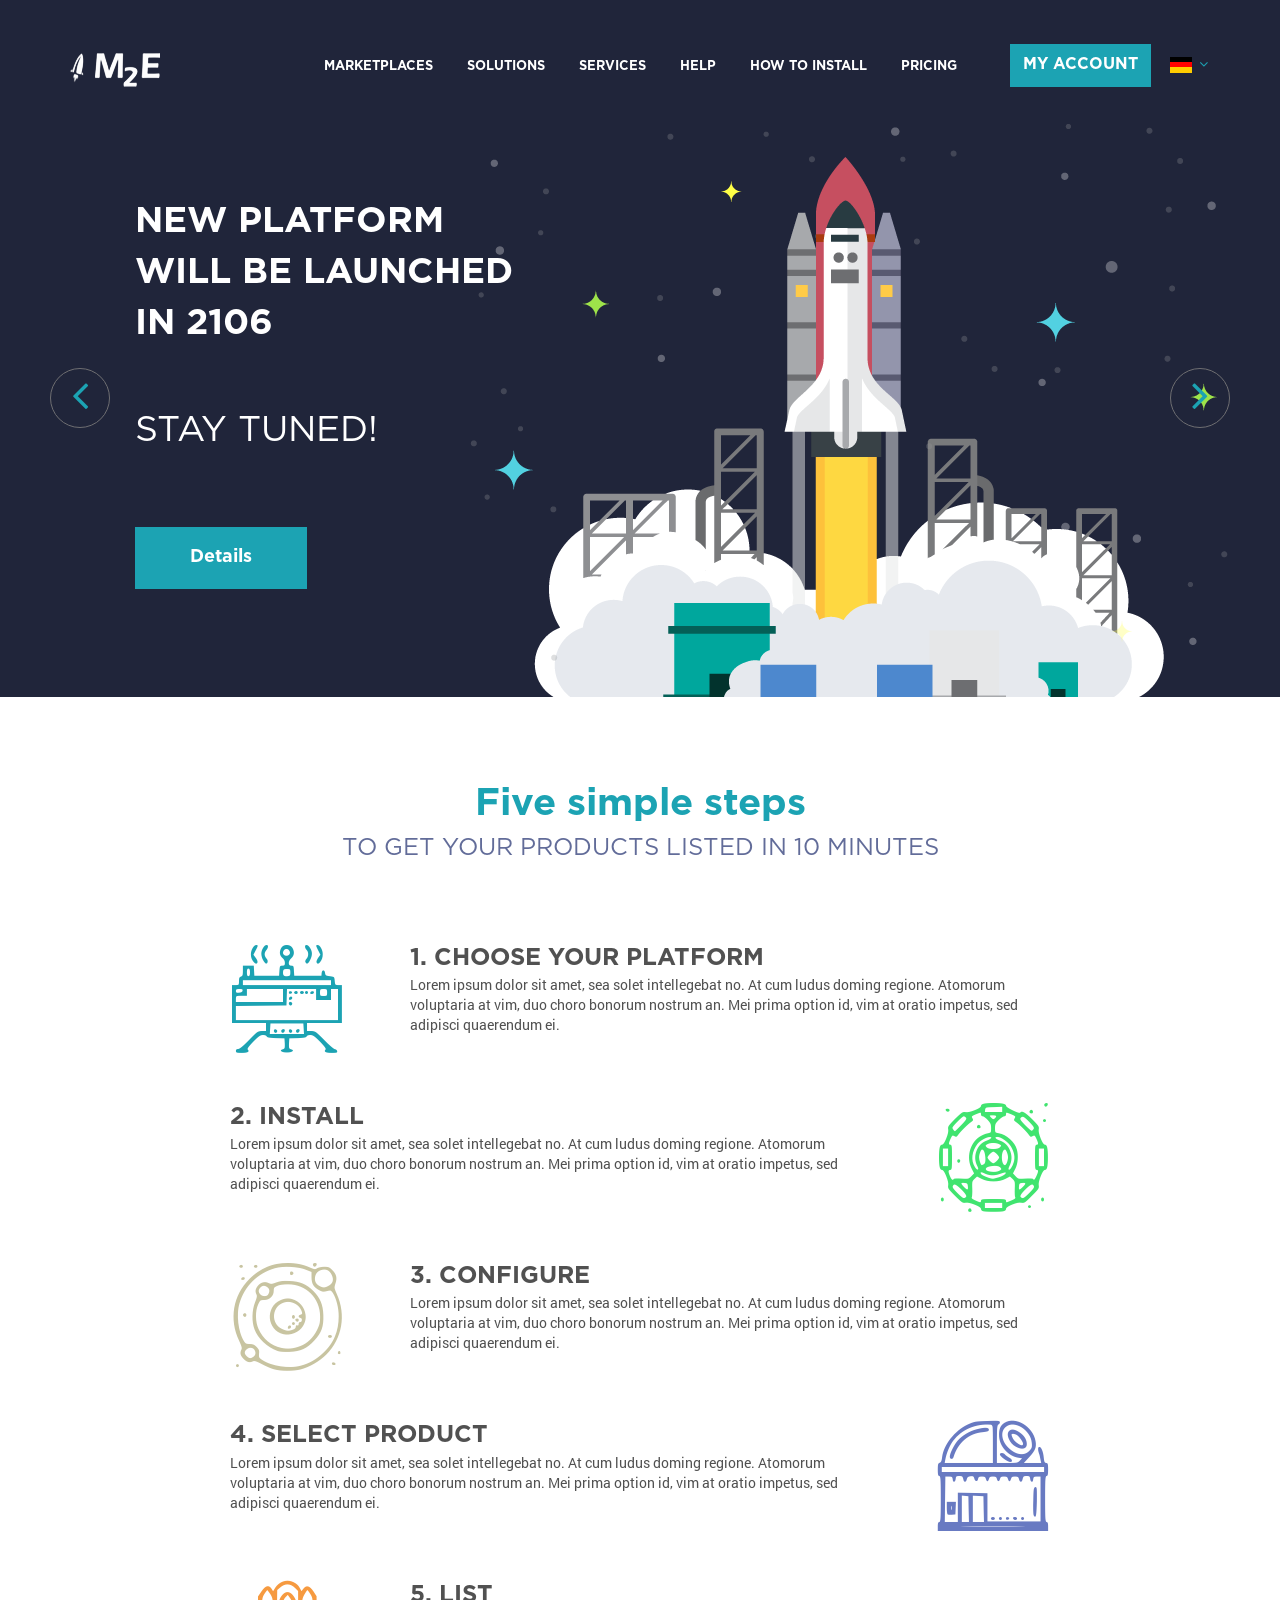
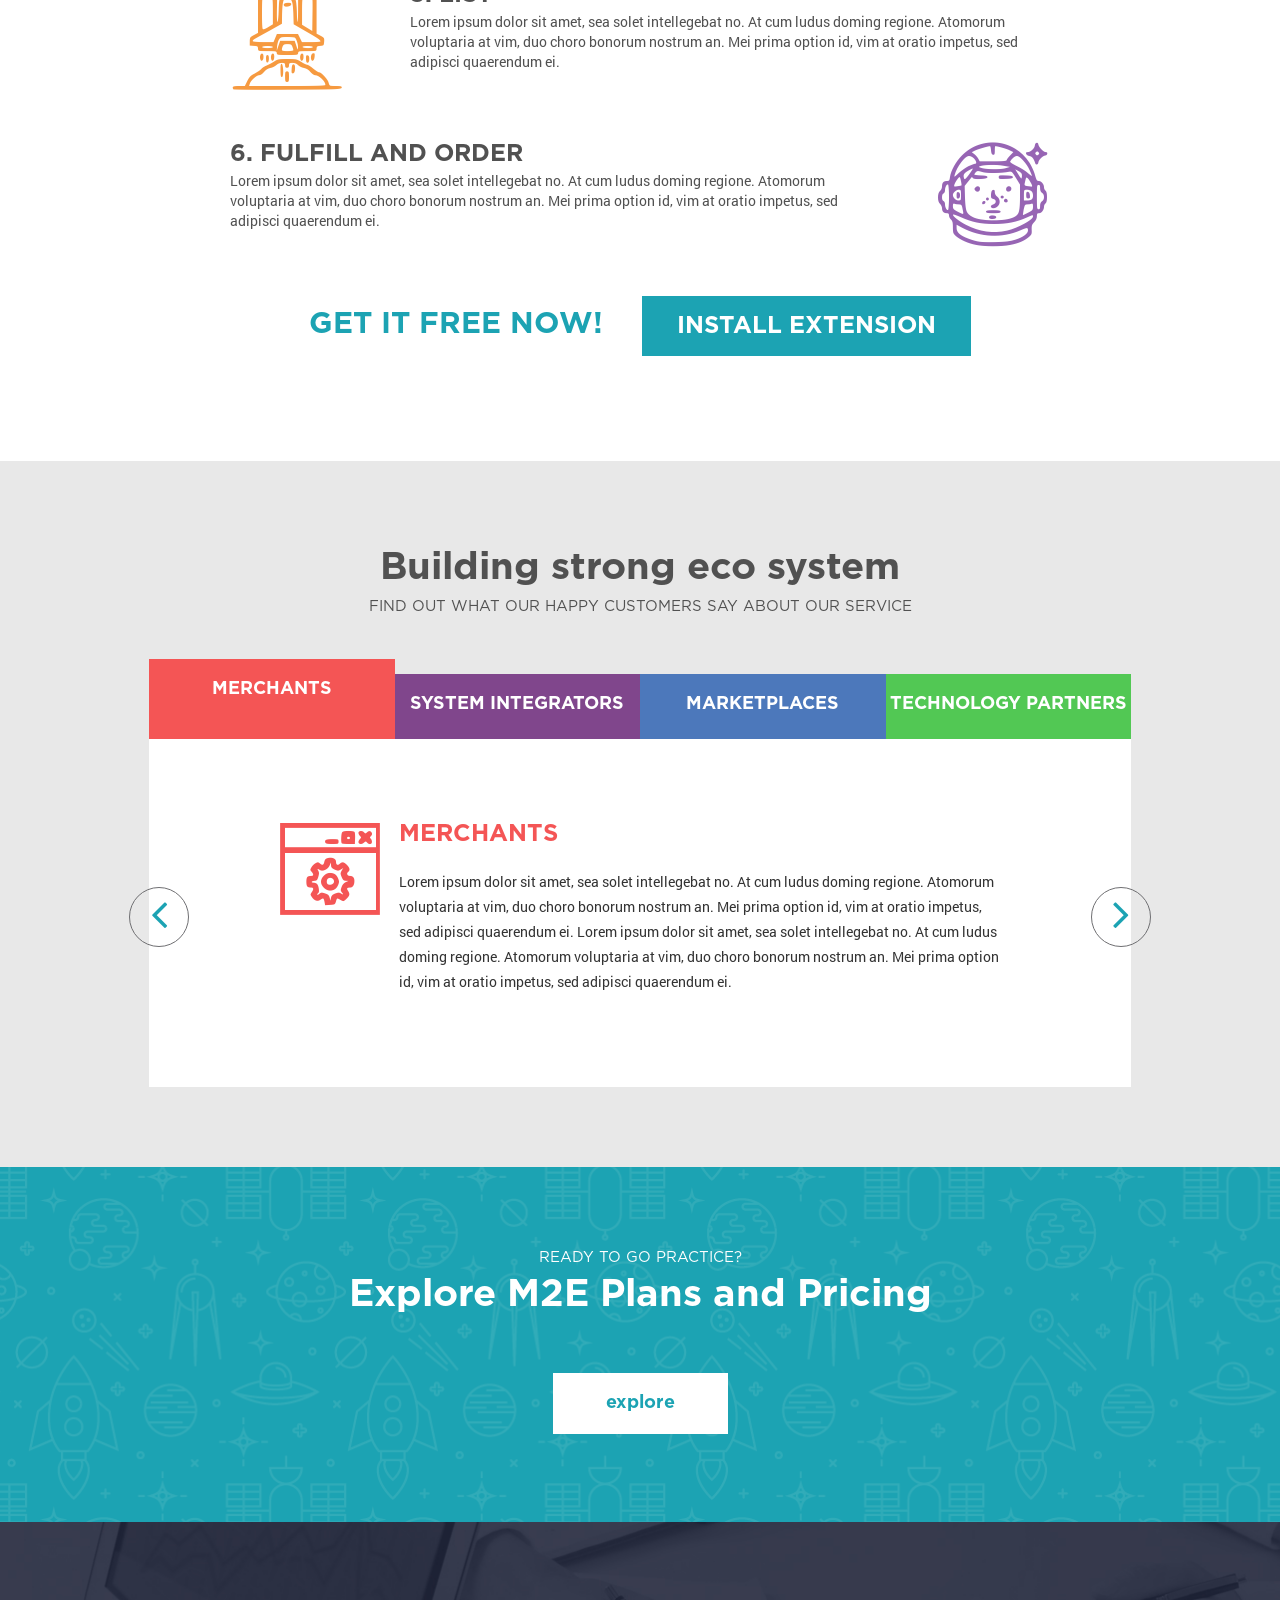
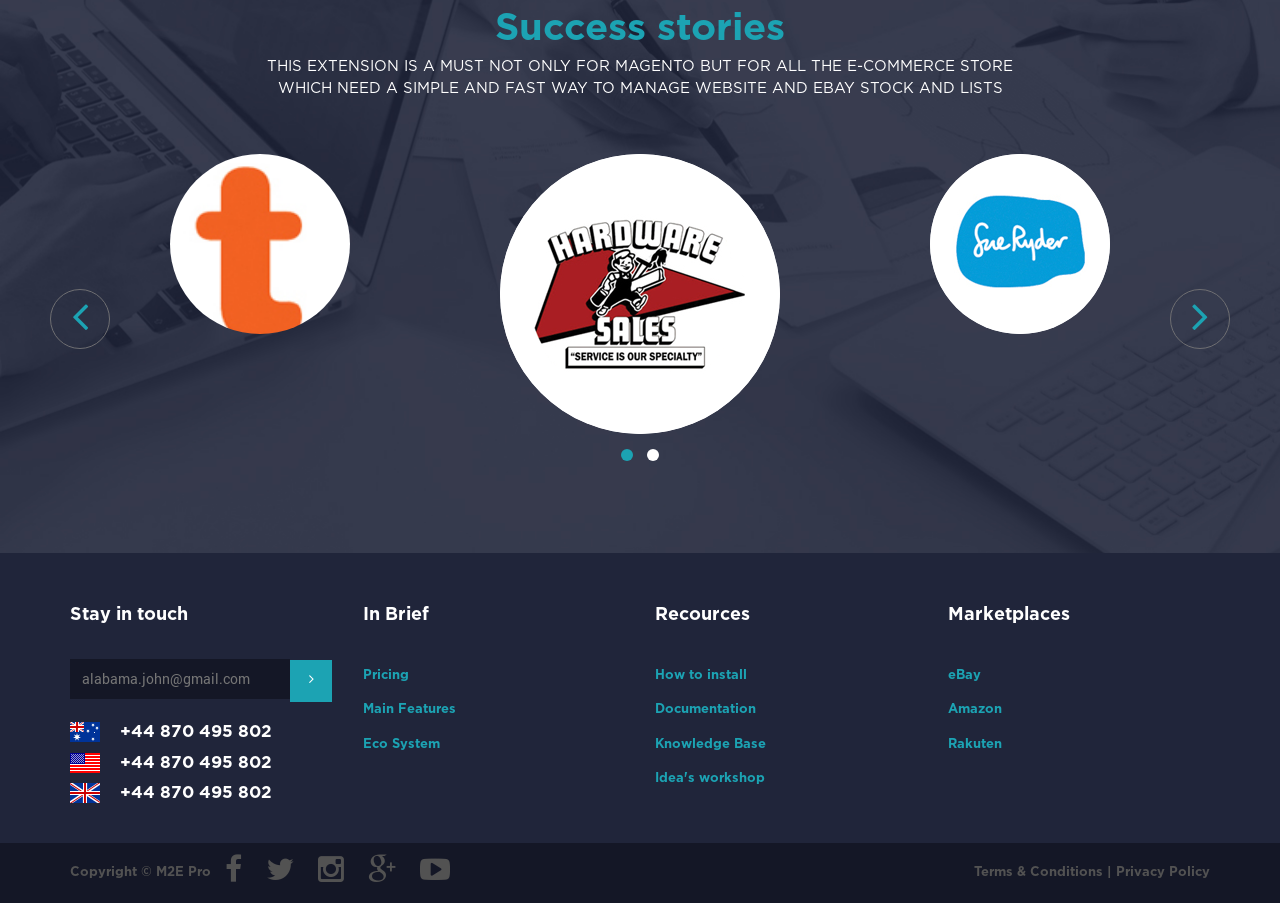
<file: m2e-landing/index.html>
<!DOCTYPE html>
<html>
<head>
	<meta charset="utf-8" />
	<title>title</title>
	<meta http-equiv="X-UA-Compatible" content="IE=edge" />
	<meta name="viewport" content="width=device-width, initial-scale=1.0" />
	<!-- <link rel="shortcut icon" href="img/favicon.ico" /> -->
	<link rel="stylesheet" href="libs/bootstrap/bootstrap-grid.min.css" />
	<link rel="stylesheet" href="libs/font-awesome/css/font-awesome.min.css" />
	<link rel="stylesheet" href="css/main.css" />
	<link rel="stylesheet" href="libs/owl-carousel/owl.theme.css">
	<link rel="stylesheet" href="libs/owl-carousel/owl.carousel.css">
</head>
<body>	
	<header id="main">
		<div class="container">
			<div class="row">			
				<div class="col-md-12">
					<menu>
						<div class="logo">
							<a href="#"><img src="img/font.png" alt="logo"></a>
						</div>
						<div class="toggle_but">
							<span></span>
							<span></span>
							<span></span>
							MENU
						</div>
						<ul class="top_mnu">
							<li><a href="#">MARKETPLACES</a></li>
							<li><a href="#">SOLUTIONS</a></li>
							<li><a href="#">SERVICES</a></li>
							<li><a href="#">HELP</a></li>
							<li><a href="#">HOW TO INSTALL</a></li>
							<li><a href="#">PRICING</a></li>		
						</ul>
						<div class="select_leng">
							<a class="account" href="#">my account</a>
							<div class="selected_leng">
								<img src="img/german.png" alt="german"><i class="fa fa-angle-down"></i>
								
								<ul class="leng_list">
									<li><a href="#"><img src="img/ukraine.png" alt="ukraine"></a></li>
									<li><a href="#"><img src="img/eng.png" alt="eng"></a></li>
									<li><a href="#"><img src="img/rus.png" alt="rus"></a></li>
								</ul>
							</div>
						</div>
					</menu>
				</div>
				<div class="col-md-12">
					<div id="owl" class="owl-carousel owl-theme">

						<div class="item">
							<h3>New platform  will be launched  in 2106</h3>
							<p>Stay tuned!</p>
							<a class="slide_but" href="#">Details</a>
						</div>
						<div class="item">
							<h3>New platform  will be launched  in 2106</h3>
							<p>Stay tuned!</p>
							<a class="slide_but" href="#">Details</a>
						</div>
						<div class="item">
							<h3>New platform  will be launched  in 2106</h3>
							<p>Stay tuned!</p>
							<a class="slide_but" href="#">Details</a>
						</div>

					</div>
				</div>
			</div>
		</div>		
	</header>
	<section id="five_step">
		
		<h2 class="sec_title">Five simple steps</h2>
		<p class="sub_title">to get your products listed in 10 minutes</p>

		<ul class="five_step">
			<li>
				<i class="icon-drawing1"></i>
				<h3>1. CHOOSE YOUR PLATFORM</h3>
				<p>Lorem ipsum dolor sit amet, sea solet intellegebat no.  At cum ludus doming regione.
					Atomorum voluptaria at vim, duo choro bonorum nostrum an. Mei prima option id, vim at 
					oratio impetus, sed adipisci quaerendum ei.
				</p>
			</li>
			<li>
				<i class="icon-drawing5"></i>
				<h3>2. INSTALL</h3>
				<p>Lorem ipsum dolor sit amet, sea solet intellegebat no.  At cum ludus doming regione.
					Atomorum voluptaria at vim, duo choro bonorum nostrum an. Mei prima option id, vim at 
					oratio impetus, sed adipisci quaerendum ei.
				</p>
			</li>
			<li>
				<i class="icon-drawing4"></i>
				<h3>3. Configure</h3>
				<p>Lorem ipsum dolor sit amet, sea solet intellegebat no.  At cum ludus doming regione.
					Atomorum voluptaria at vim, duo choro bonorum nostrum an. Mei prima option id, vim at 
					oratio impetus, sed adipisci quaerendum ei.
				</p>
			</li>
			<li>
				<i class="icon-drawing2"></i>
				<h3>4. SELECT PRODUCT</h3>
				<p>Lorem ipsum dolor sit amet, sea solet intellegebat no.  At cum ludus doming regione.
					Atomorum voluptaria at vim, duo choro bonorum nostrum an. Mei prima option id, vim at 
					oratio impetus, sed adipisci quaerendum ei.
				</p>
			</li>
			<li>
				<i class="icon-drawing3"></i>
				<h3>5. list</h3>
				<p>Lorem ipsum dolor sit amet, sea solet intellegebat no.  At cum ludus doming regione.
					Atomorum voluptaria at vim, duo choro bonorum nostrum an. Mei prima option id, vim at 
					oratio impetus, sed adipisci quaerendum ei.
				</p>
			</li>
			<li>
				<i class="icon-drawing"></i>
				<h3>6. FULFILl and order</h3>
				<p>Lorem ipsum dolor sit amet, sea solet intellegebat no.  At cum ludus doming regione.
					Atomorum voluptaria at vim, duo choro bonorum nostrum an. Mei prima option id, vim at 
					oratio impetus, sed adipisci quaerendum ei.
				</p>
			</li>
		</ul>
		<p class="get_it">Get it free now! <a href="#">Install Extension</a></p>
	</section>
	<section id="gall_tab">
		<h2 class="sec_title">Building strong eco system </h2>
		<p class="sub_title">Find out what our happy customers say about our service</p>
		<div class="container">
			<div class="row">
				<div class="col-md-12">				

					<div id="owl_tab" class="owl-carousel owl-theme">

						<div class="item">
							<i class="icon-drawing6"></i>
							<h4>merchants</h4>
							<p>Lorem ipsum dolor sit amet, sea solet intellegebat no.  At cum ludus doming regione.
								Atomorum voluptaria at vim, duo choro bonorum nostrum an. Mei prima option id, vim at 
								oratio impetus, sed adipisci quaerendum ei.
								Lorem ipsum dolor sit amet, sea solet intellegebat no.  At cum ludus doming regione.
								Atomorum voluptaria at vim, duo choro bonorum nostrum an. Mei prima option id, vim at 
								oratio impetus, sed adipisci quaerendum ei.
							</p>
						</div>
						<div class="item">
							<i class="icon-drawing6"></i>
							<h4>System integrators</h4>
							<p>Lorem ipsum dolor sit amet, sea solet intellegebat no.  At cum ludus doming regione.
								Atomorum voluptaria at vim, duo choro bonorum nostrum an. Mei prima option id, vim at 
								oratio impetus, sed adipisci quaerendum ei.
								Lorem ipsum dolor sit amet, sea solet intellegebat no.  At cum ludus doming regione.
								Atomorum voluptaria at vim, duo choro bonorum nostrum an. Mei prima option id, vim at 
								oratio impetus, sed adipisci quaerendum ei.
							</p>
						</div>
						<div class="item">
							<i class="icon-drawing6"></i>
							<h4>marketplaces</h4>
							<p>Lorem ipsum dolor sit amet, sea solet intellegebat no.  At cum ludus doming regione.
								Atomorum voluptaria at vim, duo choro bonorum nostrum an. Mei prima option id, vim at 
								oratio impetus, sed adipisci quaerendum ei.
								Lorem ipsum dolor sit amet, sea solet intellegebat no.  At cum ludus doming regione.
								Atomorum voluptaria at vim, duo choro bonorum nostrum an. Mei prima option id, vim at 
								oratio impetus, sed adipisci quaerendum ei.
							</p>
						</div>
						<div class="item">
							<i class="icon-drawing6"></i>
							<h4>technology partners</h4>
							<p>Lorem ipsum dolor sit amet, sea solet intellegebat no.  At cum ludus doming regione.
								Atomorum voluptaria at vim, duo choro bonorum nostrum an. Mei prima option id, vim at 
								oratio impetus, sed adipisci quaerendum ei.
								Lorem ipsum dolor sit amet, sea solet intellegebat no.  At cum ludus doming regione.
								Atomorum voluptaria at vim, duo choro bonorum nostrum an. Mei prima option id, vim at 
								oratio impetus, sed adipisci quaerendum ei.
							</p>
						</div>
					</div>
				</div>
			</div>
		</div>
	</section>
	<section id="explore">
		<p class="sub_title">READY TO GO PRACTICE?</p>
		<h2 class="sec_title">Explore M2E Plans and Pricing</h2>
		
		<a class="explore" href="#">explore</a>
	</section>
	<section id="success">
		<h2 class="sec_title">Success stories</h2>
		<p class="sub_title">this extension is a must not only for magento but for all the e-commerce store
			which need a simple and fast way to manage website and ebay stock and lists</p>
			<div class="container">
				<div class="row">
					<div class="col-md-12">
						<div id="owl_suc" class="owl-carousel owl-theme">
							<div class="item"><img src="img/suc.jpg" alt=""></div>
							<div class="item"><img src="img/suc1.png" alt=""></div>
							<div class="item"><img src="img/suc2.png" alt=""></div>
							<div class="item"><img src="img/suc.jpg" alt=""></div>
							<div class="item"><img src="img/suc1.png" alt=""></div>
							<div class="item"><img src="img/suc2.png" alt=""></div>
						</div>
					</div>
				</div>
			</div>
		</section>
		<footer>
			<div class="container">
				<div class="row">
					<div class="col-md-3">
						<h4>Stay in touch</h4>

						<form >
							
								<input type="text" name="email" placeholder="alabama.john@gmail.com">								
						
							<button type="button"><i class="fa fa-angle-right"></i></button>
						</form>
						<p class="phone"><img src="img/flag1.png" alt="flag">+44 870 495 802</p>
						<p class="phone"><img src="img/flag2.png" alt="flag">+44 870 495 802</p>
						<p class="phone"><img src="img/flag3.png" alt="flag">+44 870 495 802</p>
					</div>
					<div class="col-md-3">
						<h4>In Brief</h4>
						<ul>
							<li><a href="#">Pricing</a></li>
							<li><a href="#">Main Features</a></li>
							<li><a href="#">Eco System</a></li>
						</ul>
					</div>
					<div class="col-md-3">
						<h4>Recources</h4>
						<ul>
							<li><a href="#">How to install</a></li>
							<li><a href="#">Documentation</a></li>
							<li><a href="#">Knowledge Base</a></li>
							<li><a href="#">Idea's workshop</a></li>
						</ul>
					</div>
					<div class="col-md-3">
						<h4>Marketplaces</h4>
						<ul>
							<li><a href="#">eBay</a></li>
							<li><a href="#">Amazon</a></li>
							<li><a href="#">Rakuten</a></li>
						</ul>
					</div>
				</div>
			</div>
			<div class="copy">
				<div class="container">
					<div class="row">
						<div class="col-md-6">
							<p>Copyright &copy; M2E Pro</p>
							<div class="social">
								<ul>
									<li><a href="#"><i class="fa fa-facebook"></i></a></li>
									<li><a href="#"><i class="fa fa-twitter"></i></a></li>
									<li><a href="#"><i class="fa fa-instagram"></i></a></li>
									<li><a href="#"><i class="fa fa-google-plus"></i></a></li>
									<li><a href="#"><i class="fa fa-youtube-play"></i></a></li>
								</ul>
							</div>
						</div>
						<div class="col-md-6">
							<p class="copy_right">
								Terms & Conditions | Privacy Policy
							</p>
						</div>
					</div>
				</div>
			</div>
		</footer>

	<!--[if lt IE 9]>
	<script src="libs/html5shiv/es5-shim.min.js"></script>
	<script src="libs/html5shiv/html5shiv.min.js"></script>
	<script src="libs/html5shiv/html5shiv-printshiv.min.js"></script>
	<script src="libs/respond/respond.min.js"></script>
	<![endif]-->
	
	<script src="libs/jquery/jquery-2.1.3.min.js"></script>	
	<script src="libs/owl-carousel/owl.carousel.js"></script>
	<script src="js/common.js"></script>
	<!-- Yandex.Metrika counter --><!-- /Yandex.Metrika counter -->
	<!-- Google Analytics counter --><!-- /Google Analytics counter -->
</body>
</html>
</file>
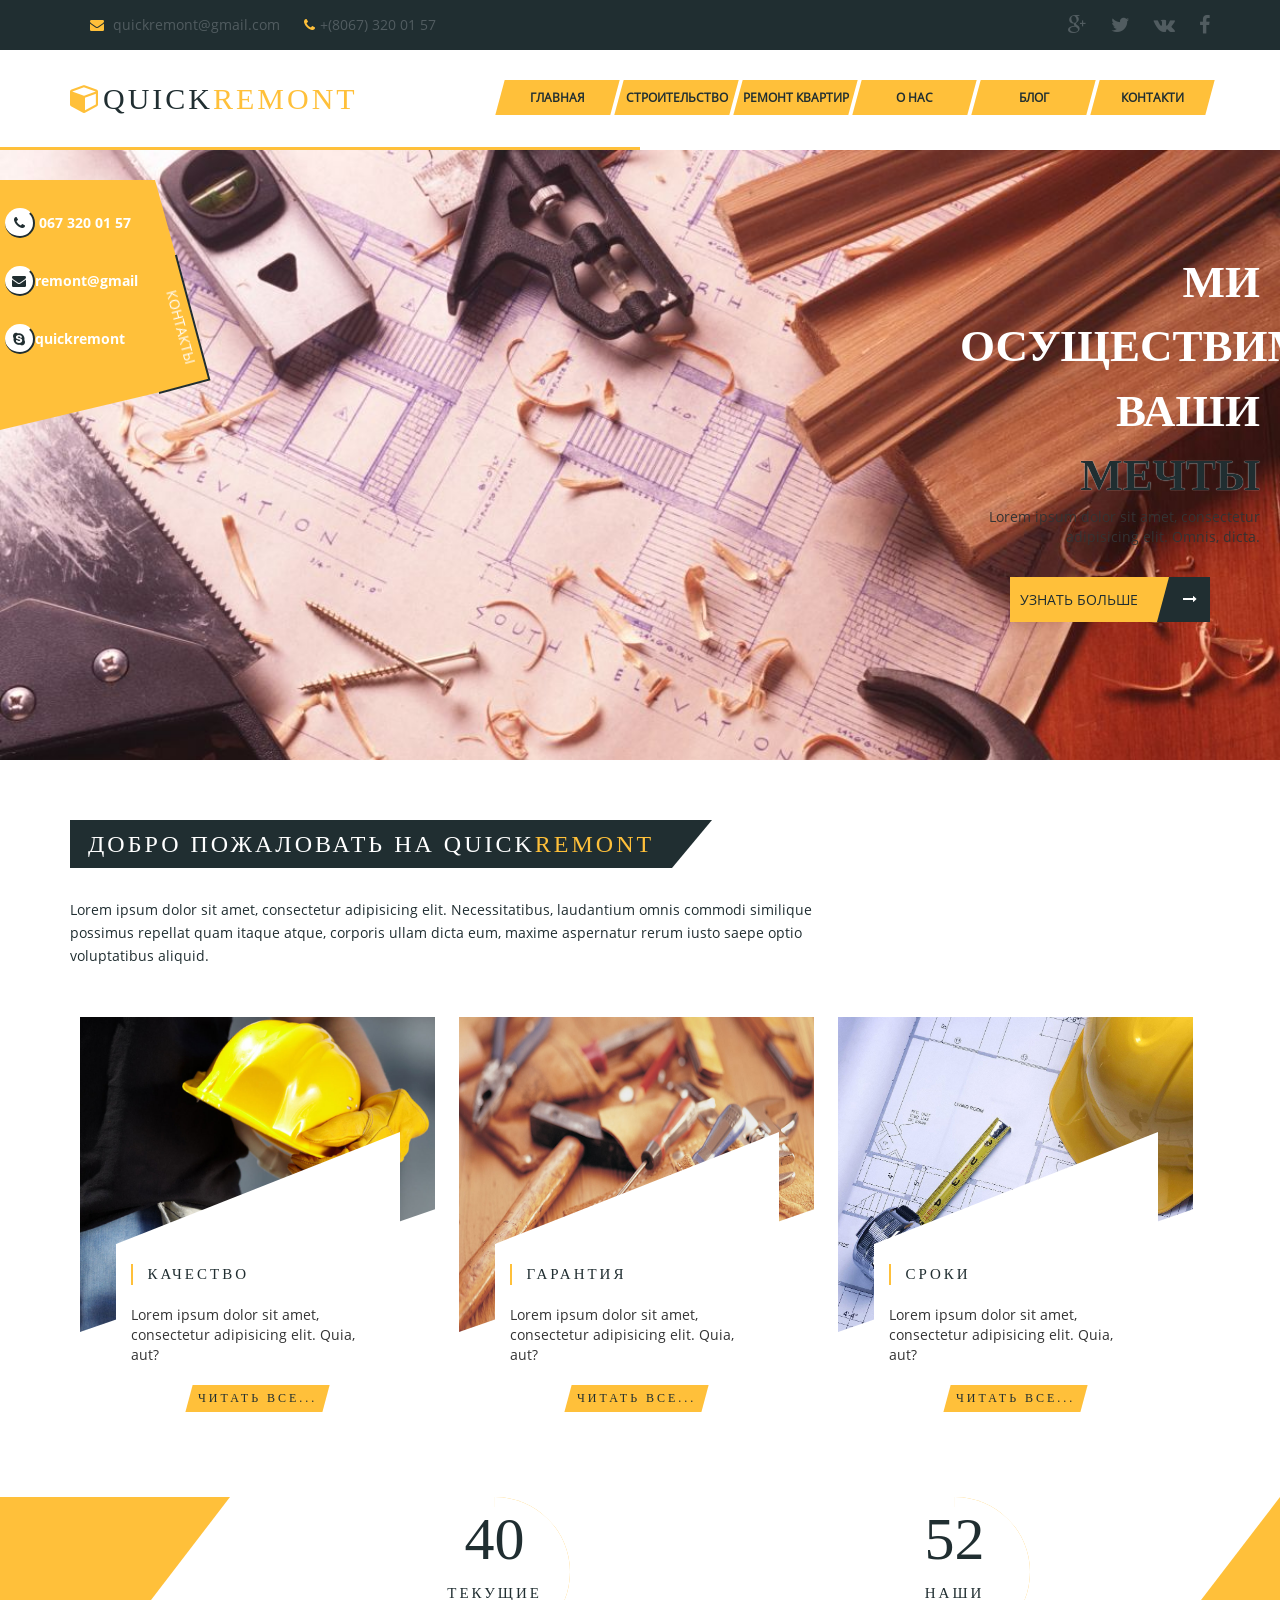
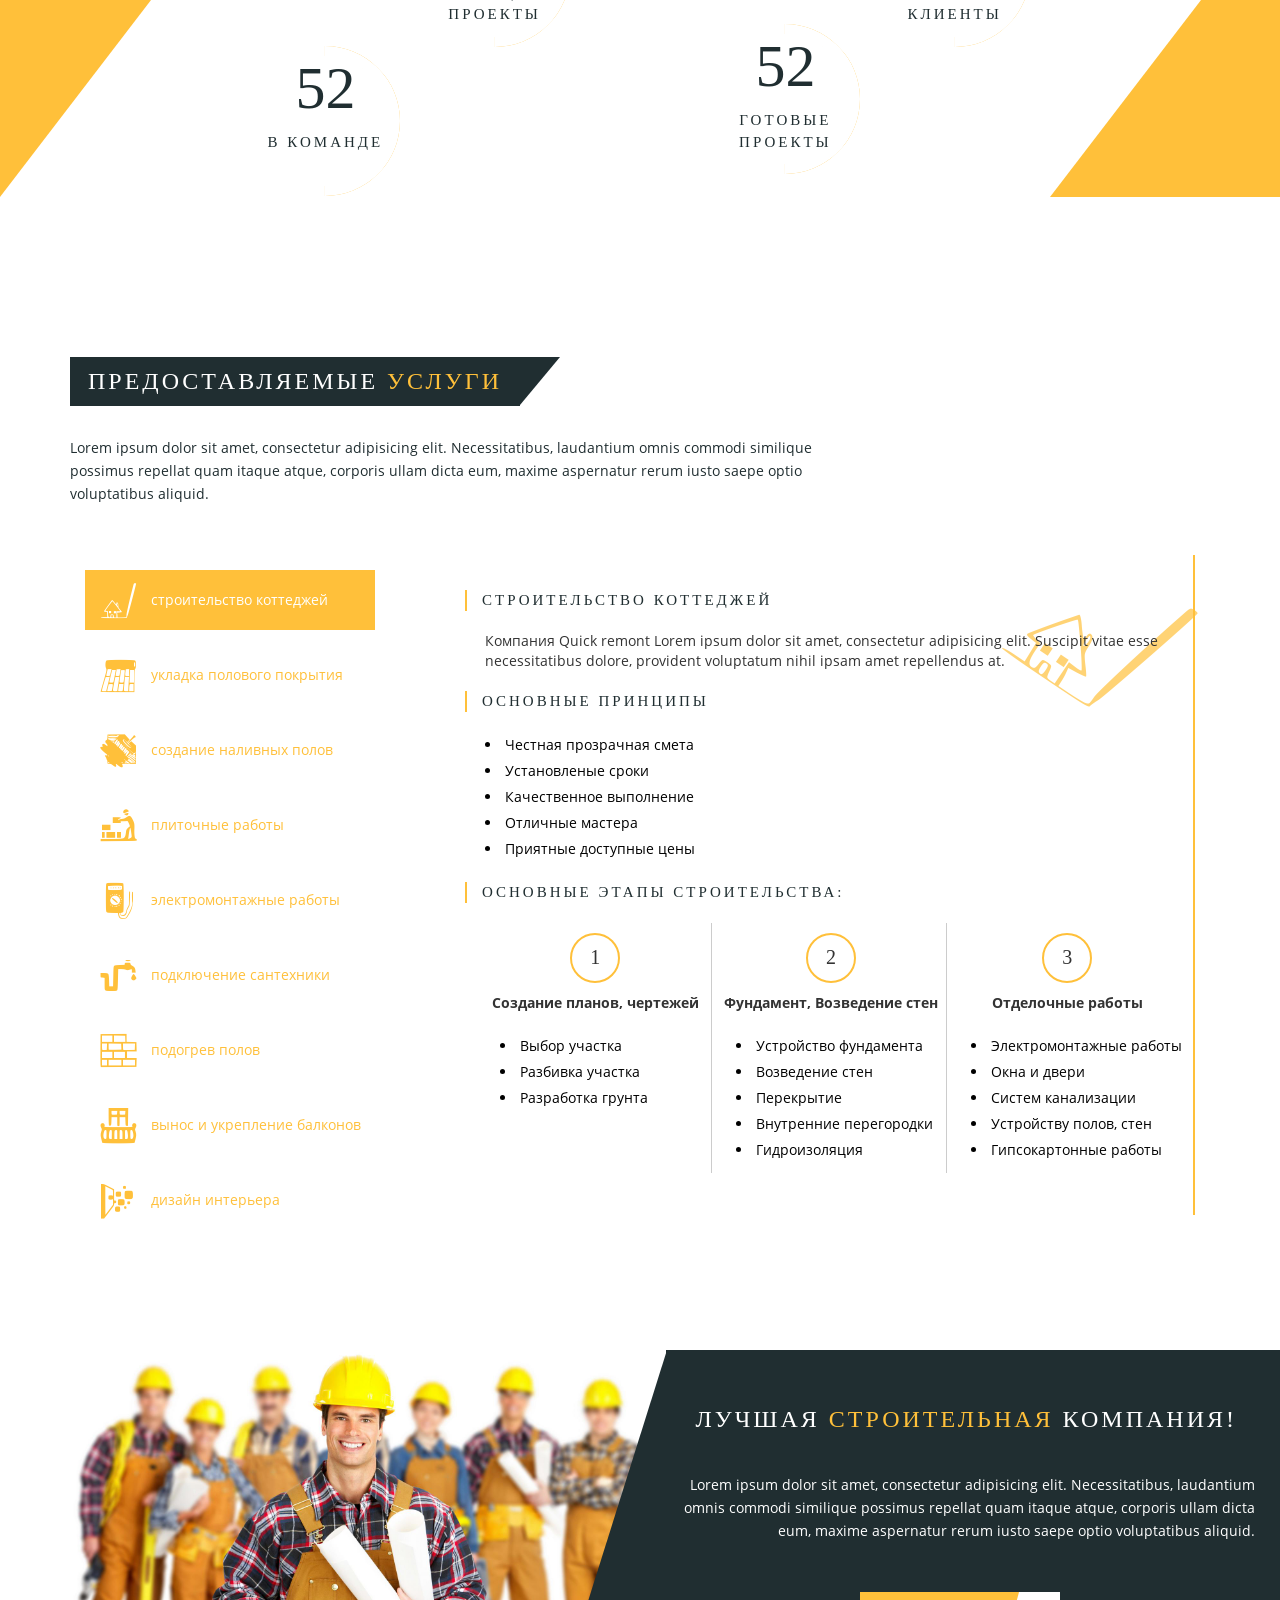
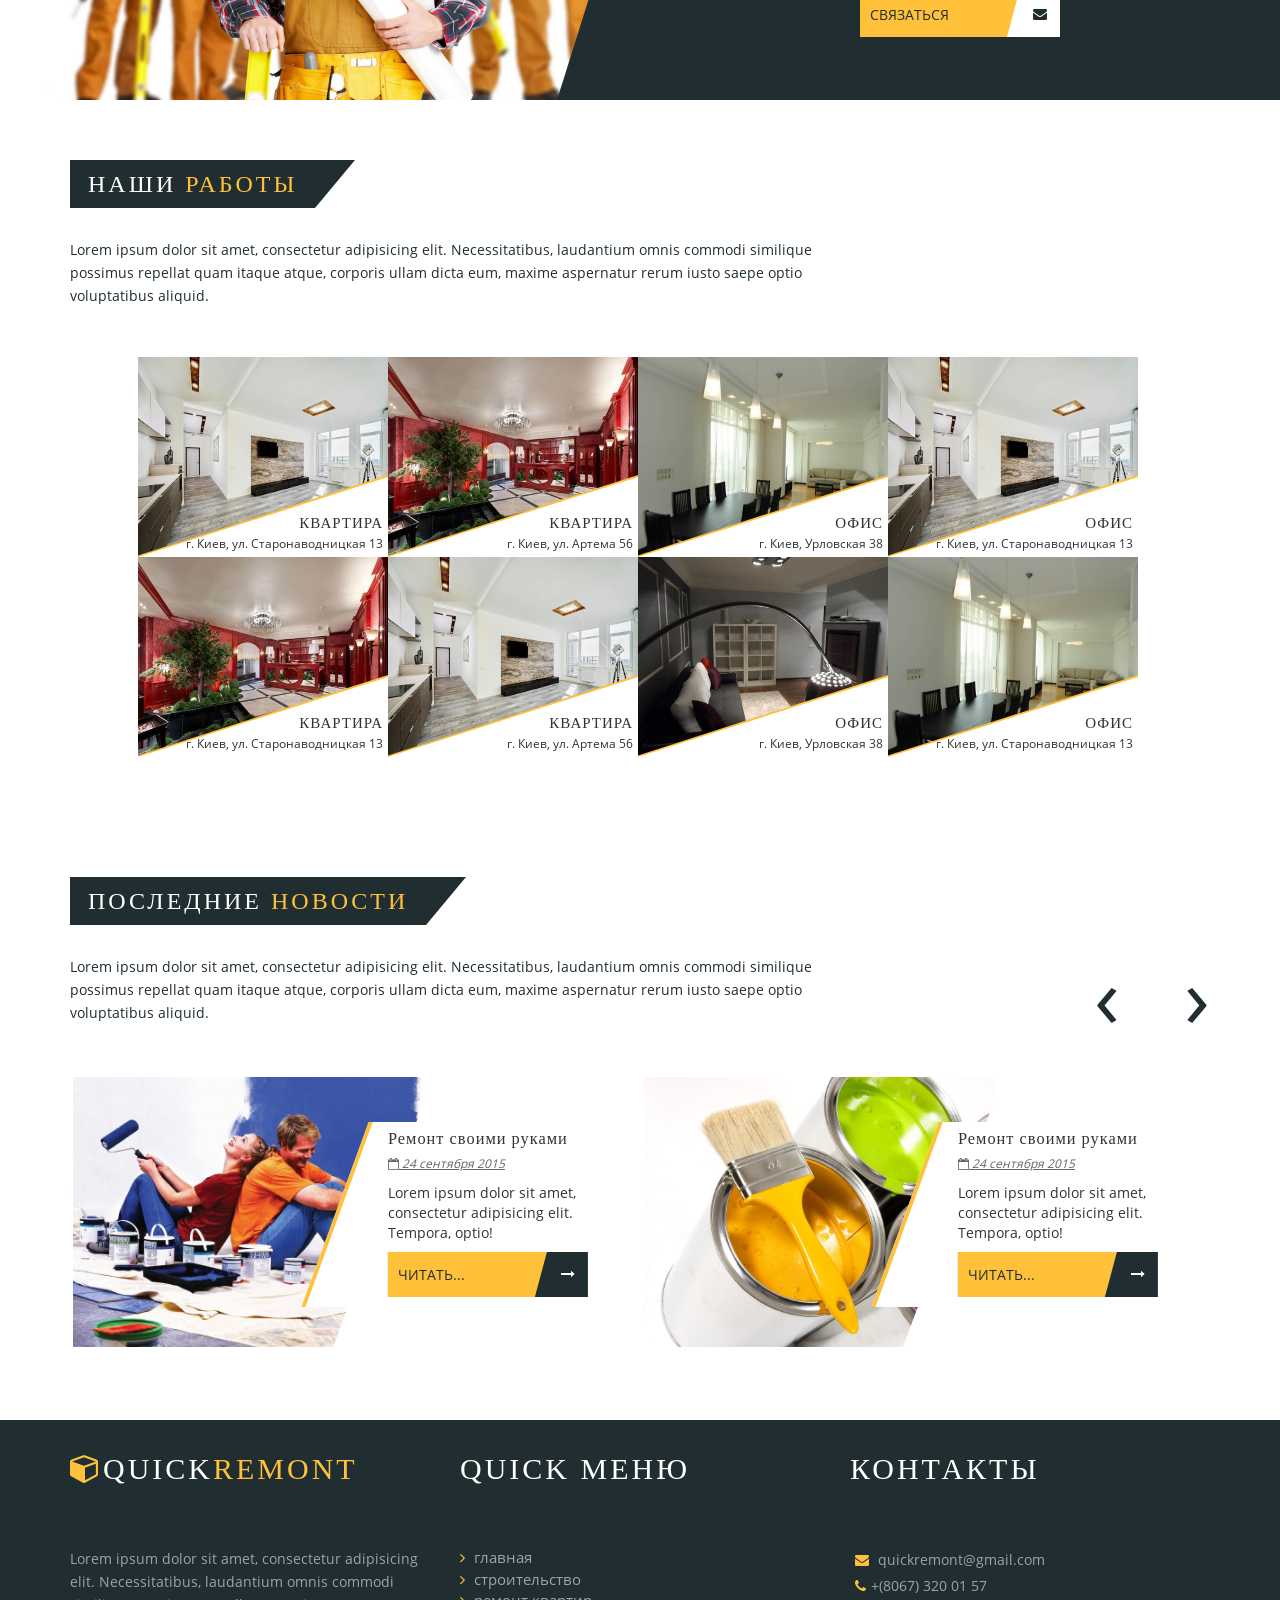
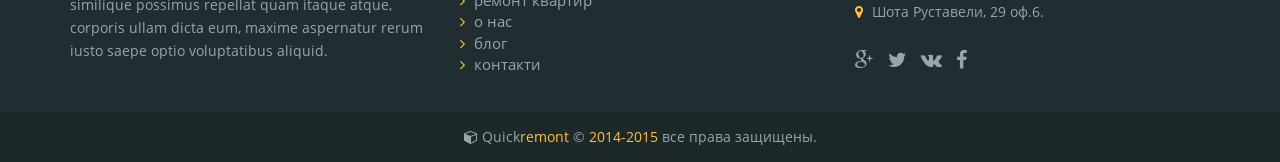
<file: quick-remont/index.html>
<!DOCTYPE html>
<html>
<head>
	<meta charset="utf-8" />
	<title>Заголовок</title>
	<meta http-equiv="X-UA-Compatible" content="IE=edge" />
	<meta name="viewport" content="width=device-width, initial-scale=1.0" />
	<link rel="shortcut icon" href="favicon.png" />
	<link rel="stylesheet" href="libs/bootstrap/bootstrap-grid.min.css" />
	<link rel="stylesheet" href="libs/font-awesome/css/font-awesome.min.css" />
	<link rel="stylesheet" href="css/fonts.css" />
	<link rel="stylesheet" href="css/main.css" />
	<link rel="stylesheet" href="libs/owl-carousel/owl.theme.css"></link>
	<link rel="stylesheet" href="libs/owl-carousel/owl.carousel.css"></link>
</head>
<body>	
	<header>
		<div class="contacts">
			<div class="container">
				<div class="row">
					<div class="col-md-6">
						<a href="#"><i class="fa fa-envelope"></i> quickremont@gmail.com</a>
						<a href="tel://067 320 01 57"><i class="fa fa-phone"></i>+(8067) 320 01 57</a>
					</div>
					<div class="col-md-6">
						<div class="social_wrap">
							<ul class="social">															
								<li><a href="#" class="fa fa-google-plus"></a></li>			
								<li><a href="#" class="fa fa-twitter"></a></li>
								<li><a href="#" class="fa fa-vk"></a></li>						
								<li><a href="#" class="fa fa-facebook"></a></li>				
							</ul>
						</div>
					</div>
				</div>
			</div>
		</div>
		<div class="top_nav">
			<div class="container">
				<div class="row">
					<div class="col-md-4">						
						<a class="logo" href="#"><i class="fa fa-cube"></i>Quick<span>remont</span></a>
					</div>
					<div class="col-md-8">
						<menu>
							<ul>
								<li><a href="#">главная</a></li>
								<li><a href="#">строительство</a></li>
								<li><a href="#">ремонт квартир</a></li>
								<li><a href="#">о нас</a></li>
								<li><a href="#">блог</a></li>
								<li><a href="#">контакти</a></li>
							</ul>
						</menu>
					</div>
				</div>
			</div>
		</div>
		<div class="top_bg">
			<img src="img/header_bg1.jpg" alt="foto">
			<div class="block_info">
				<h2>ми осуществим ваши <span>мечты</span></h2>
				<p>Lorem ipsum dolor sit amet, consectetur adipisicing elit. Omnis, dicta.</p>
				<span class="wiew_more">узнать больше<i class="fa fa-long-arrow-right"></i></span>
			</div>
		</div>
		<div id="contacts">
			<span>Контакты</span>		
			<ul>
				<li><i class="fa fa-phone"></i> 067 320 01 57</li>
				<li><i class="fa fa-envelope"></i>remont@gmail</li>
				<li><i class="fa fa-skype"></i>quickremont</li>
			</ul>
		</div>
	</header>
	<section id="welcome">
		<div class="container">
			<div class="row">
				<div class="col-md-12">
					<h3 class="section_name">добро пожаловать на Quick<span>remont</span></h3>
					<p class="section_descr">
						Lorem ipsum dolor sit amet, consectetur adipisicing elit. Necessitatibus, laudantium omnis commodi similique possimus repellat quam itaque atque, corporis ullam dicta eum, maxime aspernatur rerum iusto saepe optio voluptatibus aliquid.
					</p>

					<div class="servis_item">
						<div class="foto_wrap">
							<img src="img/foto1.jpg" alt="foto">
						</div>
						<div class="servis_info">
							<h4>Качество</h4>
							<p>Lorem ipsum dolor sit amet, consectetur adipisicing elit. Quia, aut?</p>
							<div class="but_wrap">
								<p class="def_button"><span>читать все...</span></p>
							</div>
						</div>
					</div>

					<div class="servis_item">
						<div class="foto_wrap">
							<img src="img/foto3.jpg" alt="foto">
						</div>
						<div class="servis_info">
							<h4>Гарантия</h4>
							<p>Lorem ipsum dolor sit amet, consectetur adipisicing elit. Quia, aut?</p>
							<div class="but_wrap">
								<p class="def_button"><span>читать все...</span></p>
							</div>
						</div>
					</div>

					<div class="servis_item">
						<div class="foto_wrap">
							<img src="img/foto2.jpg" alt="foto">
						</div>
						<div class="servis_info">
							<h4>Сроки</h4>
							<p>Lorem ipsum dolor sit amet, consectetur adipisicing elit. Quia, aut?</p>
							<div class="but_wrap">
								<p class="def_button"><span>читать все...</span></p>
							</div>
						</div>
					</div>

				</div>
			</div>
		</div>		
		<div class="numbers">
			<div class="container">
				<div class="row">
					<div class="col-md-12">
						<div class="number">
							<div class="content">
								<span data-number="40">0</span>
								<p>текущие <br> проекты</p>
							</div>
						</div>
						<div class="number">
							<div class="content">
								<span data-number="83">0</span>
								<p>наши <br> клиенты</p>
							</div>
						</div>
						<div class="number">
							<div class="content">
								<span data-number="64">0</span>
								<p>в команде</p>					
							</div>
						</div>
						<div class="number">
							<div class="content">
								<span data-number="127">0</span>
								<p>готовые проекты</p>						
							</div>
						</div>
					</div>
				</div>
			</div>			
		</div>	
	</section>
	<section id="services">
		<div class="container">
			<div class="row">
				<div class="col-md-12">
					<h3 class="section_name">предоставляемые <span>услуги</span></h3>
					<p class="section_descr">
						Lorem ipsum dolor sit amet, consectetur adipisicing elit. Necessitatibus, laudantium omnis commodi similique possimus repellat quam itaque atque, corporis ullam dicta eum, maxime aspernatur rerum iusto saepe optio voluptatibus aliquid.
					</p>

					<div class="col-md-4">
						<ul class="uslugi">
							<li data-tabs="item1" class="activ_ser"><i class="icon-design_in"></i> строительство коттеджей</li>
							<li data-tabs="item2"><i class="icon-polu"></i> укладка полового покрытия</li>
							<li data-tabs="item3"><i class="icon-nal_pol"></i> создание наливных полов</li>
							<li data-tabs="item4"><i class="icon-plitka"></i> плиточные работы</li>
							<li data-tabs="item5"><i class="icon-electric"></i> электромонтажные работы</li>
							<li data-tabs="item6"><i class="icon-santexnik2"></i> подключение сантехники</li>
							<li data-tabs="item7"><i class="icon-wall1"></i> подогрев полов</li>
							<li data-tabs="item8"><i class="icon-balcon"></i> вынос и укрепление балконов</li>
							<li data-tabs="item9"><i class="icon-design1"></i> дизайн интерьера</li>
						</ul>
					</div>
					<div class="col-md-8">
						<div class="tab_container">
							<div class="tab_item item1">
								<i class="icon-design_in"></i>
								<h4>строительство коттеджей</h4>
								<p>Компания Quick remont Lorem ipsum dolor sit amet, consectetur adipisicing elit. Suscipit vitae esse necessitatibus dolore, provident voluptatum nihil ipsam amet repellendus at.</p>
								<h4>Основные принципы</h4>
								<ul>
									<li>Честная прозрачная смета</li>
									<li>Установленые сроки</li>
									<li>Качественное выполнение</li>
									<li>Отличные мастера</li>
									<li>Приятные доступные цены</li>
								</ul>
								<h4>Основные этапы строительства:</h4>
								<div class="phase">
									<div>
										<span class="phase_number">1</span>
										<p>Создание планов, чертежей</p>
										<ul>
											<li>Выбор участка</li>
											<li>Разбивка участка</li>
											<li>Разработка грунта</li>											
										</ul>
									</div>
									<div>
										<span class="phase_number">2</span>
										<p>Фундамент, Возведение стен</p>
										<ul>
											<li>Устройство фундамента</li>
											<li>Возведение стен</li>
											<li>Перекрытие</li>																					
											<li>Внутренние перегородки</li>
											<li>Гидроизоляция</li>											
										</ul>
									</div>
									<div>
										<span class="phase_number">3</span>
										<p>Отделочные работы</p>
										<ul>
											<li>Электромонтажные работы</li>
											<li>Окна и двери</li>
											<li>Систем канализации</li>											
											<li>Устройству полов, стен</li>
											<li>Гипсокартонные работы</li>										
										</ul>
									</div>
								</div>
							</div>

							<div class="tab_item item9">
								<i class="icon-design1"></i>
								<h4>Дизайн интерьера</h4>
								<p>Компания Quick remont Lorem ipsum dolor sit amet, consectetur adipisicing elit. Suscipit vitae esse necessitatibus dolore, provident voluptatum nihil ipsam amet repellendus at.</p>
								<h4>Основные принципы</h4>
								<ul>
									<li>Честная прозрачная смета</li>
									<li>Установленые сроки</li>
									<li>Качественное выполнение</li>
									<li>Отличные мастера</li>
									<li>Приятные доступные цены</li>
								</ul>
								<h4>Подход к дизайну</h4>
								<div class="phase">
									<div>
										<span class="phase_number">1</span>
										<p>Создание планов, чертежей</p>
										<ul>
											<li>Выбор участка</li>
											<li>Разбивка участка</li>
											<li>Разработка грунта</li>											
										</ul>
									</div>
									<div>
										<span class="phase_number">2</span>
										<p>Фундамент, Возведение стен</p>
										<ul>
											<li>Устройство фундамента</li>
											<li>Возведение стен</li>
											<li>Перекрытие</li>																					
											<li>Внутренние перегородки</li>
											<li>Гидроизоляция</li>											
										</ul>
									</div>
									<div>
										<span class="phase_number">3</span>
										<p>Отделочные работы</p>
										<ul>
											<li>Электромонтажные работы</li>
											<li>Окна и двери</li>
											<li>Систем канализации</li>											
											<li>Устройству полов, стен</li>
											<li>Гипсокартонные работы</li>										
										</ul>
									</div>
								</div>
							</div>

						</div>
					</div>
				</div>
			</div>			
		</div>	
	</section>
	<section id="feed_back">
		<div class="block_left">
			<img src="img/best_team.jpg" alt="best team">
		</div>
		<div class="block_right">
			<h3 class="section_name">лучшая <span>строительная</span> компания!</h3>
			<p class="section_descr">
				Lorem ipsum dolor sit amet, consectetur adipisicing elit. Necessitatibus, laudantium omnis commodi similique possimus repellat quam itaque atque, corporis ullam dicta eum, maxime aspernatur rerum iusto saepe optio voluptatibus aliquid.
			</p>
			<span class="wiew_more">связаться <i class="fa fa-envelope"></i></span>
			<div class="popup">
				<form id="feedback" method="post">
					<p>Lorem ipsum dolor sit amet, consectetur adipisicing elit. Sed dignissimos nisi dicta obcaecati deleniti fugiat, earum aliquid quidem vero officia!</p>
					<label for="email"><span>Ведите ваш E-mail</span>
						<input type="email" name="email" required>
					</label>
					<label for="phone"><span>Ведите ваш телефон</span>
						<input type="tel" name="phone" required>
					</label>
					<label for="name"><span>Ведите ваше имя</span>
						<input type="text" name="name">
					</label>
					<textarea name="text" placeholder="Ваше сообщение"></textarea>
					<button class="wiew_more" type="submit"><i class="fa fa-upload"></i></i> отправить</button>
				</form>
			</div>
		</div>
	</section>

	<section id="portfolio">
		<div class="container">
			<div class="row">
				<div class="col-md-12">				
					<h3 class="section_name">Наши <span>работы</span></h3>
					<p class="section_descr">
						Lorem ipsum dolor sit amet, consectetur adipisicing elit. Necessitatibus, laudantium omnis commodi similique possimus repellat quam itaque atque, corporis ullam dicta eum, maxime aspernatur rerum iusto saepe optio voluptatibus aliquid.

						<ul class="portfolio">
							<li>
								<img src="img/port1.jpg" alt="foto">
								<p>
									<span>квартира</span><br>
									г. Киев, ул. Старонаводницкая 13
								</p>
							</li>
							<li>
								<img src="img/port2.jpg" alt="foto">
								<p>
									<span>квартира</span><br>
									г. Киев, ул. Артема 56
								</p>
							</li>
							<li>
								<img src="img/port3.jpg" alt="foto">
								<p>
									<span>Офис</span><br>
									г. Киев, Урловская 38
								</p>
							</li>
							<li>
								<img src="img/port1.jpg" alt="foto">
								<p>
									<span>Офис</span><br>
					г. Киев, ул. Старонаводницкая 13
								</p>
							</li>

							<li>
								<img src="img/port2.jpg" alt="foto">
								<p>
									<span>квартира</span><br>
									г. Киев, ул. Старонаводницкая 13
								</p>
							</li>
							<li>
								<img src="img/port1.jpg" alt="foto">
								<p>
									<span>квартира</span><br>
									г. Киев, ул. Артема 56
								</p>
							</li>
							<li>
								<img src="img/port4.jpg" alt="foto">
								<p>
									<span>Офис</span><br>
									г. Киев, Урловская 38
								</p>
							</li>
							<li>
								<img src="img/port3.jpg" alt="foto">
								<p>
									<span>Офис</span><br>
					г. Киев, ул. Старонаводницкая 13
								</p>
							</li>
						</ul>
					</p>
				</div>
			</div>
		</div>
	</section>


	<section id="blog">
		<div class="container">
			<div class="row">
				<div class="col-md-12">
					<h3 class="section_name">Последние <span>новости</span></h3>
					<p class="section_descr">
						Lorem ipsum dolor sit amet, consectetur adipisicing elit. Necessitatibus, laudantium omnis commodi similique possimus repellat quam itaque atque, corporis ullam dicta eum, maxime aspernatur rerum iusto saepe optio voluptatibus aliquid.
					</p>
					<div id="carousel" class="owl-carousel owl-theme">		
						<div class="item">
							<div class="img_wrap">
								<img src="img/item1.jpg" alt="foto">
							</div>
							<div class="item_content_wrap">
								<div class="item_content">
									<h3>Ремонт своими руками</h3>
									<p class="date">
										<i class="fa fa-calendar-o"></i>
										24 сентября 2015
									</p>
									<p>Lorem ipsum dolor sit amet, consectetur adipisicing elit. Tempora, optio!</p>
									<a href="#" class="wiew_more">читать...<i class="fa fa-long-arrow-right"></i></a>
								</div>
							</div>
						</div>
						<div class="item">
							<div class="img_wrap">
								<img src="img/item2.jpg" alt="foto">
							</div>
							<div class="item_content_wrap">
								<div class="item_content">
									<h3>Ремонт своими руками</h3>
									<p class="date">
										<i class="fa fa-calendar-o"></i>
										24 сентября 2015
									</p>
									<p>Lorem ipsum dolor sit amet, consectetur adipisicing elit. Tempora, optio!</p>
									<a href="#" class="wiew_more">читать...<i class="fa fa-long-arrow-right"></i></a>
								</div>
							</div>
						</div>
						<div class="item">
							<div class="img_wrap">
								<img src="img/item3.jpg" alt="foto">
							</div>
							<div class="item_content_wrap">
								<div class="item_content">
									<h3>Ремонт своими руками</h3>
									<p class="date">
										<i class="fa fa-calendar-o"></i>
										24 сентября 2015
									</p>
									<p>Lorem ipsum dolor sit amet, consectetur adipisicing elit. Tempora, optio!</p>
									<a href="#" class="wiew_more">читать...<i class="fa fa-long-arrow-right"></i></a>
								</div>
							</div>
						</div>					
					</div>
				</div>
			</div>
		</div>
	</section>
	<footer>
		<div class="container">
			<div class="row">
				<div class="col-md-4">
					<a class="logo" href="#"><i class="fa fa-cube"></i>Quick<span>remont</span></a>
					<p class="section_descr">
						Lorem ipsum dolor sit amet, consectetur adipisicing elit. Necessitatibus, laudantium omnis commodi similique possimus repellat quam itaque atque, corporis ullam dicta eum, maxime aspernatur rerum iusto saepe optio voluptatibus aliquid.
					</p>
				</div>
				<div class="col-md-4">
					<h3>Quick меню</h3>
					<ul class="foot_menu">
						<li><a href="#"><i class="fa fa-angle-right"></i> главная</a></li>
						<li><a href="#"><i class="fa fa-angle-right"></i> строительство</a></li>
						<li><a href="#"><i class="fa fa-angle-right"></i> ремонт квартир</a></li>
						<li><a href="#"><i class="fa fa-angle-right"></i> о нас</a></li>
						<li><a href="#"><i class="fa fa-angle-right"></i> блог</a></li>
						<li><a href="#"><i class="fa fa-angle-right"></i> контакти</a></li>
					</ul>
				</div>
				<div class="col-md-4">
					<h3>Контакты</h3>
					<ul class="foot_contact">
						<li><a href="#"><i class="fa fa-envelope"></i> quickremont@gmail.com</a>
						</li>
						<li>
							<a href="tel://067 320 01 57"><i class="fa fa-phone"></i>+(8067) 320 01 57</a>
						</li>
						<li><i class="fa fa-map-marker"></i> Шота Руставели, 29 оф.6.</li>
					</ul>
					<ul class="social foot_social">															
						<li><a href="#" class="fa fa-google-plus"></a></li>			
						<li><a href="#" class="fa fa-twitter"></a></li>
						<li><a href="#" class="fa fa-vk"></a></li>						
						<li><a href="#" class="fa fa-facebook"></a></li>				
					</ul>
				</div>
			</div>
		</div>
		<div class="copy">
			<a href="#"><i class="fa fa-cube"></i> Quick<span>remont</span></a>
			&copy; <span>2014-2015</span> все права защищены.
		</div>
	</footer>
	<!--[if lt IE 9]>
	<script src="libs/html5shiv/es5-shim.min.js"></script>
	<script src="libs/html5shiv/html5shiv.min.js"></script>
	<script src="libs/html5shiv/html5shiv-printshiv.min.js"></script>
	<script src="libs/respond/respond.min.js"></script>
	<![endif]-->
	
	<script src="libs/jquery/jquery-2.1.3.min.js"></script>	
	<script src="libs/owl-carousel/owl.carousel.js"></script>
	<script src="js/common.js"></script>
	<!-- Yandex.Metrika counter --><!-- /Yandex.Metrika counter -->
	<!-- Google Analytics counter --><!-- /Google Analytics counter -->
</body>
</html>
</file>
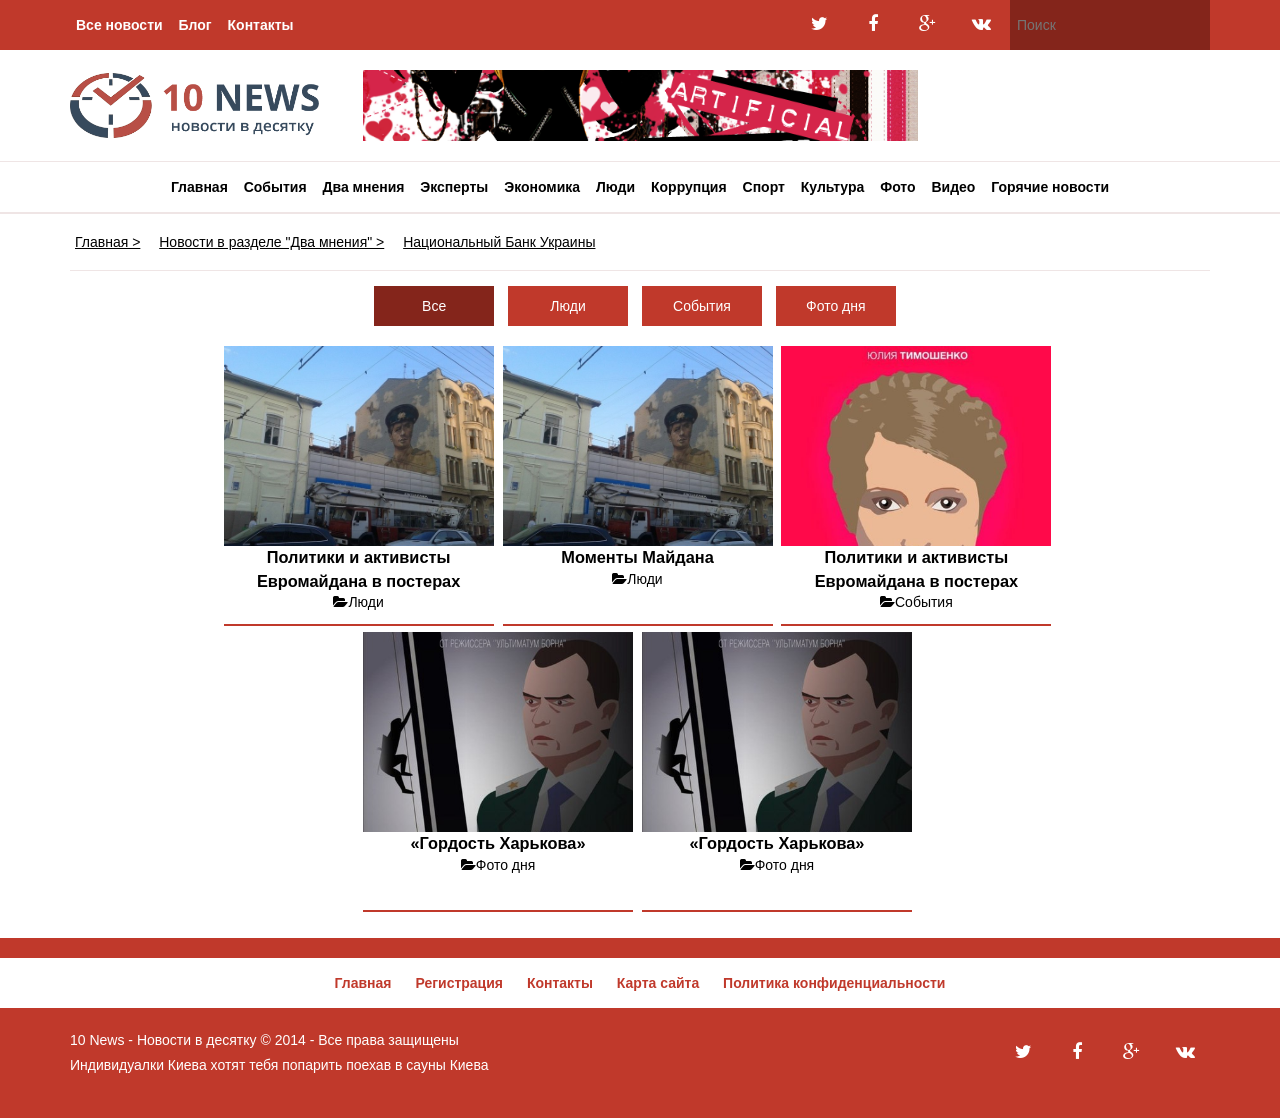
<file: 10-news/foto.html>
<!DOCTYPE html>
<html>
<head>
	<meta charset="utf-8" />
	<title>Index</title>
	<meta http-equiv="X-UA-Compatible" content="IE=edge" />
	<meta name="viewport" content="width=device-width, initial-scale=1.0" />
	<link rel="shortcut icon" href="img/favicon.png" />
	<link rel="stylesheet" href="libs/bootstrap/bootstrap-grid.min.css" />
	<link rel="stylesheet" href="libs/font-awesome/css/font-awesome.min.css" />
	<link rel="stylesheet" href="css/css/skins/tomato.css">
	<link rel="stylesheet" href="css/fonts.css" />
	<link rel="stylesheet" href="css/main.css" />	
	<link rel="stylesheet" href="css/media.css">
</head>
<body>	
	<header>
		<div class="top_nav">
			<div class="container">
				<div class="row">
					<div class="col-md-6 col-lg-6">
						<ul class="top_navig">
							<li><a href="#" class="trs">Все новости</a></li>
							<li><a href="#" class="trs">Блог</a></li>
							<li><a href="#" class="trs">Контакты</a></li>
						</ul>					
					</div>
					<div class="col-md-6 col-lg-6">
						<ul class="social">
							<li><a href="#" class="trs"><i class="fa fa-twitter"></i></a></li>
							<li><a href="#" class="trs"><i class="fa fa-facebook"></i></a></li>
							<li><a href="#" class="trs"><i class="fa fa-google-plus"></i></a></li>
							<li><a href="#" class="trs"><i class="fa fa-vk"></i></a></li>
							<li>
								<form method="get" id="topsearch">
									<input type="text" placeholder="Поиск" class="trs">	
									<button class="trs" type="submit"><i class="fa fa-search"></i></button>
								</form>
							</li>
						</ul>
					</div>
				</div>
			</div>
		</div>
		<div class="ban_block">
			<div class="container">
				<div class="row">
					<div class="col-md-3 col-lg-3">
						<a class="logo" href="#">
							<img src="img/logo.png" alt="logo">
						</a>
					</div>
					<div class="col-md-6 col-lg-6">
						<a class="top_buner" href="#">
							<img src="img/top_buner.png" alt="buner">
						</a>
					</div>
					<div class="col-md-3 col-lg-3">
						<div class="weather">
							
						</div>
					</div>
				</div>
			</div>
		</div>
		<div class="tog_mnu">
		MENU
			<span></span>
			<span></span>
			<span></span>
		</div>
		<nav class="fixed_nav">
			<ul>
				<li><a class="trs" href="#">Главная</a></li>
				<li><a class="trs" href="#">События</a></li>
				<li><a class="trs" href="#">Два  мнения</a></li>
				<li><a class="trs" href="#">Эксперты</a></li>
				<li><a class="trs" href="#">Экономика</a></li>
				<li><a class="trs" href="#">Люди</a></li>
				<li><a class="trs" href="#">Коррупция</a></li>
				<li><a class="trs" href="#">Спорт</a></li>
				<li><a class="trs" href="#">Культура</a></li>
				<li><a class="trs" href="#">Фото</a></li>
				<li><a class="trs" href="#">Видео</a></li>
				<li><a class="trs" href="#">Горячие новости</a></li>
			</ul>
		</nav>	
	</header>
	<section  class="main_block">
		<div class="container">
			<div class="row">		
				
				<div class="col-md-12 col-lg-12">
					<div class="breadcrumbs">
						<ul>
							<li><a href="#">Главная ></a></li>
							<li><a href="#"> Новости в разделе "Два мнения" ></a></li>
							<li><a href="#">Национальный Банк Украины</a></li>
						</ul>
					</div>
				</div>
				<div class="col-md-12 col-lg-12 col-sm-12">	
					<div class="foto_tile">
						<ul class="cat_list">
							<li class="active" data-show="all">Все</li>
							<li data-show="people">Люди</li>
							<li data-show="even">События</li>
							<li data-show="best">Фото дня</li>
						</ul>						
						<div class="cat trs" id="people">							
							<ul>
								<li><img src="img/foto1.jpg" alt=""></li>
								<li><img src="img/foto2.jpg" alt=""></li>
								<li><img src="img/foto3.jpg" alt=""></li>
								<li><img src="img/foto4.jpg" alt=""></li>
								<li class="foto_title">
									<h3>Политики и активисты Евромайдана в постерах</h3>
									<p><i class="fa fa-folder-open"></i>Люди</p>
								</li>
							</ul>
							<ul>
								<li><img src="img/foto1.jpg" alt=""></li>
								<li><img src="img/foto2.jpg" alt=""></li>
								<li><img src="img/foto3.jpg" alt=""></li>
								<li><img src="img/foto4.jpg" alt=""></li>
								<li class="foto_title">
									<h3>Моменты Майдана</h3>
									<p><i class="fa fa-folder-open"></i>Люди</p>
								</li>
							</ul>
						</div>
						<div class="cat trs" id="even">							
							<ul>
								<li><img src="img/foto1.jpg" alt=""></li>
								<li><img src="img/foto2.jpg" alt=""></li>
								<li><img src="img/foto3.jpg" alt=""></li>
								<li><img src="img/foto22.jpg" alt=""></li>
								<li class="foto_title">
									<h3>Политики и активисты Евромайдана в постерах</h3>
									<p><i class="fa fa-folder-open"></i>События</p>
								</li>
							</ul>
						</div>
						<div class="cat trs" id="best">							
							<ul>
								<li><img src="img/foto1.jpg" alt=""></li>
								<li><img src="img/foto2.jpg" alt=""></li>
								<li><img src="img/foto23.jpg" alt=""></li>
								<li><img src="img/foto21.jpg" alt=""></li>
								<li class="foto_title">
									<h3>«Гордость Харькова»</h3>
									<p><i class="fa fa-folder-open"></i>Фото дня</p>
								</li>
							</ul>
							<ul>
								<li><img src="img/foto1.jpg" alt=""></li>
								<li><img src="img/foto2.jpg" alt=""></li>
								<li><img src="img/foto23.jpg" alt=""></li>
								<li><img src="img/foto22.jpg" alt=""></li>
								<li><img src="img/foto21.jpg" alt=""></li>
								<li class="foto_title">
									<h3>«Гордость Харькова»</h3>
									<p><i class="fa fa-folder-open"></i>Фото дня</p>
								</li>
							</ul>
						</div>	

					</div>
				</div>
			</section>

			<footer>
				<ul class="foot_mnu">
					<li><a class="trs" href="#">Главная</a></li>
					<li><a class="trs" href="#">Регистрация</a></li>
					<li><a class="trs" href="#">Контакты</a></li>
					<li><a class="trs" href="#">Карта сайта</a></li>
					<li><a class="trs" href="#">Политика конфиденциальности</a></li>	
				</ul>
				<div class="container">
					<div class="row">
						<div class="col-md-6 col-lg-6">
							<div class="copy">
								<p>10 News - Новости в десятку © 2014 - Все права защищены </p>
								<p><a href="#" target="_blank">Индивидуалки Киева</a> хотят тебя попарить поехав в <a href="#" target="_blank">сауны Киева</a></p>
							</div>
						</div>
						<div class="col-md-6 col-lg-6">
							<ul class="social">
								<li><a href="#" class="trs"><i class="fa fa-twitter"></i></a></li>
								<li><a href="#" class="trs"><i class="fa fa-facebook"></i></a></li>
								<li><a href="#" class="trs"><i class="fa fa-google-plus"></i></a></li>
								<li><a href="#" class="trs"><i class="fa fa-vk"></i></a></li>							
							</ul>
						</div>
					</div>
				</div>
			</footer>

	<!--[if lt IE 9]>
	<script src="libs/html5shiv/es5-shim.min.js"></script>
	<script src="libs/html5shiv/html5shiv.min.js"></script>
	<script src="libs/html5shiv/html5shiv-printshiv.min.js"></script>
	<script src="libs/respond/respond.min.js"></script>
	<![endif]-->
	
	<script src="libs/jquery/jquery-2.1.3.min.js"></script>
	<script src="js/common.js"></script>
	<!-- Yandex.Metrika counter --><!-- /Yandex.Metrika counter -->
	<!-- Google Analytics counter --><!-- /Google Analytics counter -->
</body>
</html>
</file>
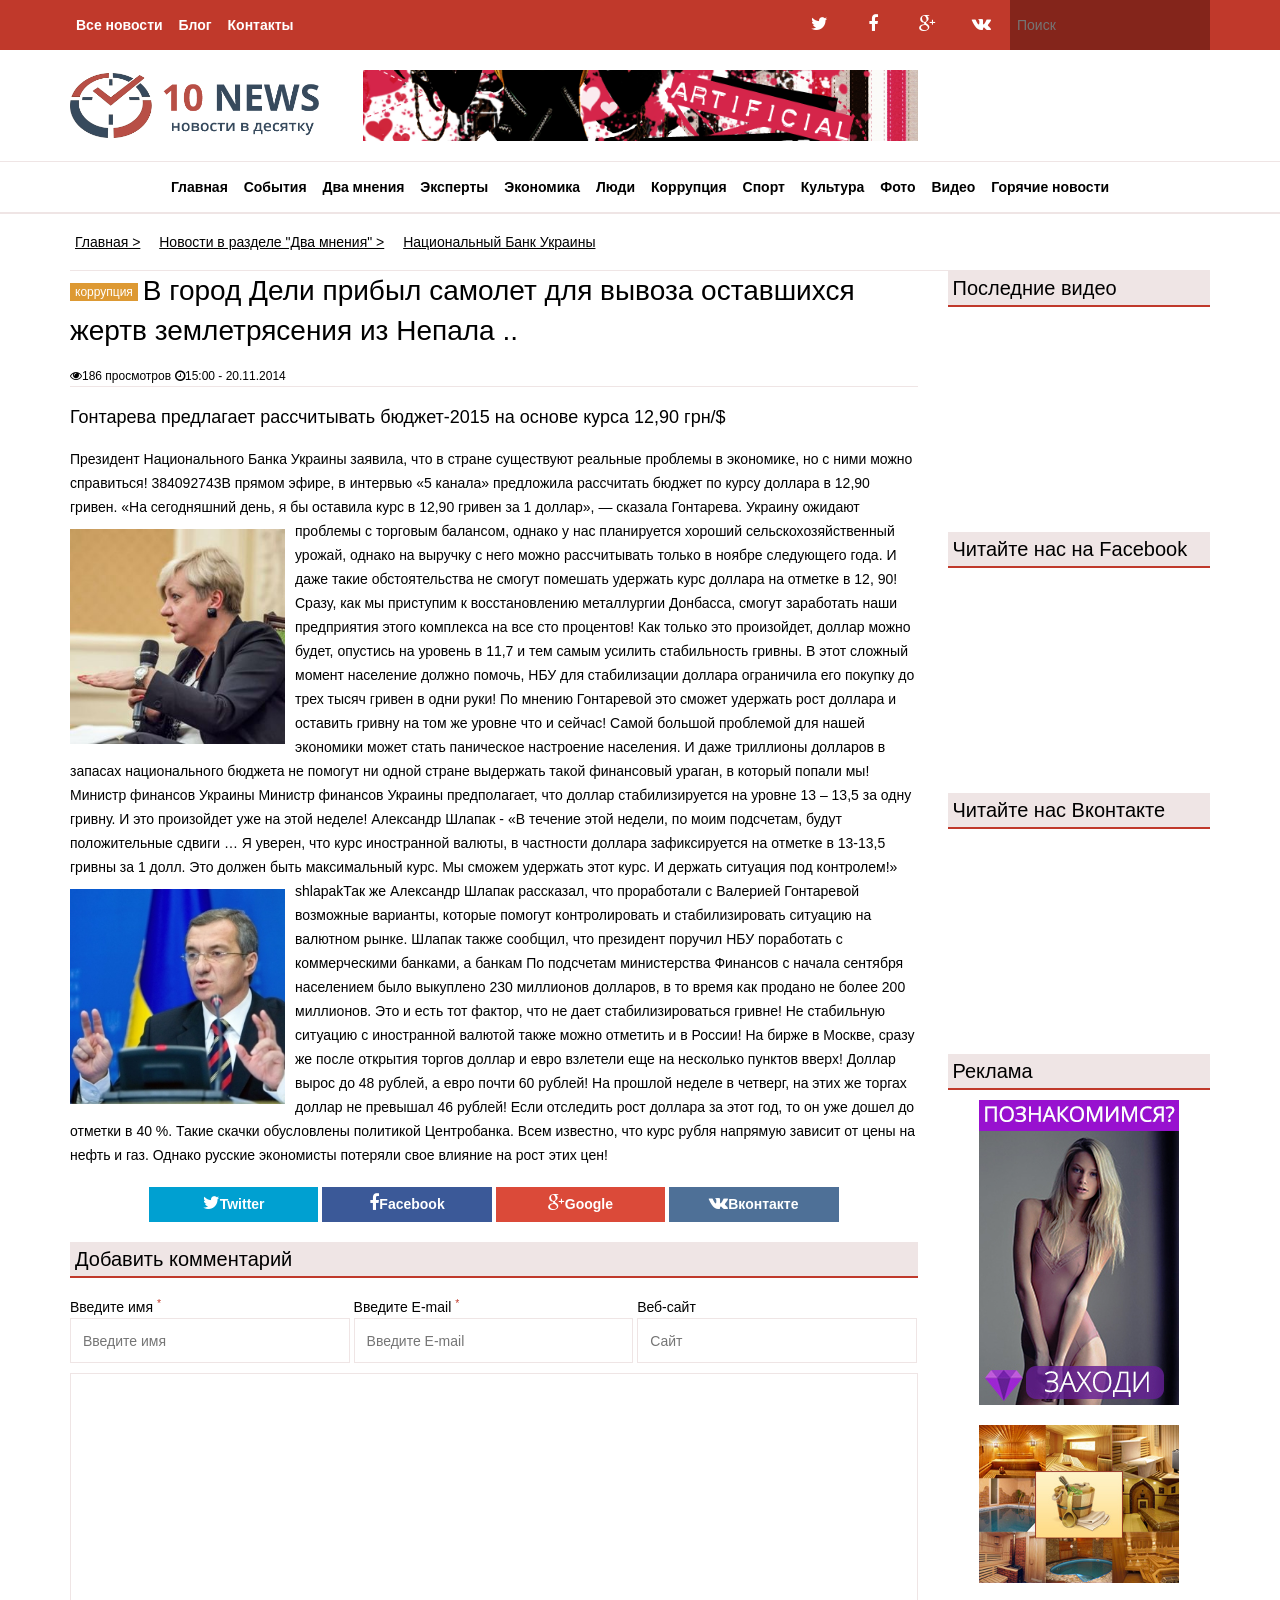
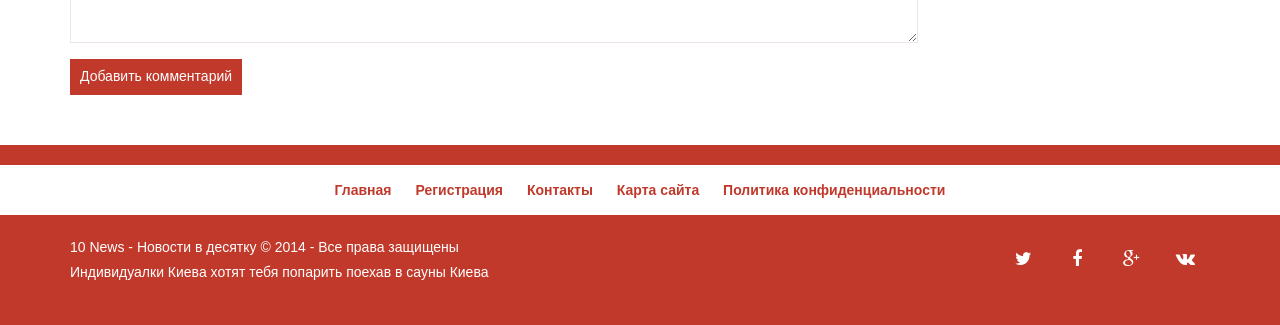
<file: 10-news/news-inside.html>
<!DOCTYPE html>
<html>
<head>
	<meta charset="utf-8" />
	<title>Index</title>
	<meta http-equiv="X-UA-Compatible" content="IE=edge" />
	<meta name="viewport" content="width=device-width, initial-scale=1.0" />
	<link rel="shortcut icon" href="img/favicon.png" />
	<link rel="stylesheet" href="libs/bootstrap/bootstrap-grid.min.css" />
	<link rel="stylesheet" href="libs/font-awesome/css/font-awesome.min.css" />
	<link rel="stylesheet" href="css/css/skins/tomato.css">
	<link rel="stylesheet" href="css/fonts.css" />
	<link rel="stylesheet" href="css/main.css" />	
	<link rel="stylesheet" href="css/media.css">
</head>
<body>	
	<header>
		<div class="top_nav">
			<div class="container">
				<div class="row">
					<div class="col-md-6 col-lg-6">
						<ul class="top_navig">
							<li><a href="#" class="trs">Все новости</a></li>
							<li><a href="#" class="trs">Блог</a></li>
							<li><a href="#" class="trs">Контакты</a></li>
						</ul>					
					</div>
					<div class="col-md-6 col-lg-6">
						<ul class="social">
							<li><a href="#" class="trs"><i class="fa fa-twitter"></i></a></li>
							<li><a href="#" class="trs"><i class="fa fa-facebook"></i></a></li>
							<li><a href="#" class="trs"><i class="fa fa-google-plus"></i></a></li>
							<li><a href="#" class="trs"><i class="fa fa-vk"></i></a></li>
							<li>
								<form method="get" id="topsearch">
									<input type="text" placeholder="Поиск" class="trs">	
									<button class="trs" type="submit"><i class="fa fa-search"></i></button>
								</form>
							</li>
						</ul>
					</div>
				</div>
			</div>
		</div>
		<div class="ban_block">
			<div class="container">
				<div class="row">
					<div class="col-md-3 col-lg-3">
						<a class="logo" href="#">
							<img src="img/logo.png" alt="logo">
						</a>
					</div>
					<div class="col-md-6 col-lg-6">
						<a class="top_buner" href="#">
							<img src="img/top_buner.png" alt="buner">
						</a>
					</div>
					<div class="col-md-3 col-lg-3">
						<div class="weather">
							
						</div>
					</div>
				</div>
			</div>
		</div>
		<div class="tog_mnu">
		MENU
			<span></span>
			<span></span>
			<span></span>
		</div>
		<nav class="fixed_nav">
			<ul>
				<li><a class="trs" href="#">Главная</a></li>
				<li><a class="trs" href="#">События</a></li>
				<li><a class="trs" href="#">Два  мнения</a></li>
				<li><a class="trs" href="#">Эксперты</a></li>
				<li><a class="trs" href="#">Экономика</a></li>
				<li><a class="trs" href="#">Люди</a></li>
				<li><a class="trs" href="#">Коррупция</a></li>
				<li><a class="trs" href="#">Спорт</a></li>
				<li><a class="trs" href="#">Культура</a></li>
				<li><a class="trs" href="#">Фото</a></li>
				<li><a class="trs" href="#">Видео</a></li>
				<li><a class="trs" href="#">Горячие новости</a></li>
			</ul>
		</nav>	
	</header>
	<section  class="main_block">
		<div class="container">
			<div class="row">		
				
				<div class="col-md-12 col-lg-12">
					<div class="breadcrumbs">
						<ul>
							<li><a href="#">Главная ></a></li>
							<li><a href="#"> Новости в разделе "Два мнения" ></a></li>
							<li><a href="#">Национальный Банк Украины</a></li>
						</ul>
					</div>
				</div>
				<div class="col-md-9 col-lg-9 col-sm-12">
					<h2 class="title_inside"><span class="coruption">коррупция</span>В город Дели прибыл самолет для вывоза оставшихся жертв землетрясения из Непала ..</h2>
					<p class="info_wrap">
						<span class="view_black"><i class="fa fa-eye"></i>186 просмотров</span>
						<span class="date_black"><i class="fa fa-clock-o"></i>15:00 - 20.11.2014</span>
					</p>
					<div class="text">
						<h3>Гонтарева предлагает рассчитывать бюджет-2015 на основе курса 12,90 грн/$</h3>
						<p>
							Президент Национального Банка Украины заявила, что в стране существуют реальные проблемы в экономике, но с ними можно справиться!
							384092743В прямом эфире, в интервью «5 канала» предложила рассчитать бюджет по курсу доллара в 12,90 гривен.
							«На сегодняшний день, я бы оставила курс в 12,90 гривен за 1 доллар», — сказала Гонтарева.
							<img src="img/text.jpg" alt="">
							Украину ожидают проблемы с торговым балансом, однако у нас планируется хороший сельскохозяйственный урожай, однако на выручку с него можно рассчитывать только в ноябре следующего года. И даже такие обстоятельства не смогут помешать удержать курс доллара на отметке в 12, 90!
							Сразу, как мы приступим к восстановлению металлургии Донбасса, смогут заработать наши предприятия этого комплекса на все сто процентов! Как только это произойдет, доллар можно будет, опустись на уровень в 11,7 и тем самым усилить стабильность гривны.
							В этот сложный момент население должно помочь, НБУ для стабилизации доллара ограничила его покупку до трех тысяч гривен в одни руки! По мнению Гонтаревой это сможет удержать рост доллара и оставить гривну на том же уровне что и сейчас!
							Самой большой проблемой для нашей экономики может стать паническое настроение населения. И даже триллионы долларов в запасах национального бюджета не помогут ни одной стране выдержать такой финансовый ураган, в который попали мы!
							Министр финансов Украины
							Министр финансов Украины предполагает, что доллар стабилизируется на уровне 13 – 13,5 за одну гривну. И это произойдет уже на этой неделе!
							Александр Шлапак  - «В течение этой недели, по моим подсчетам, будут положительные сдвиги … Я уверен, что курс иностранной валюты, в частности доллара зафиксируется на отметке в 13-13,5 гривны за 1 долл. Это должен быть максимальный курс. Мы сможем удержать этот курс. И держать ситуация под контролем!»
							<img src="img/text1.jpg" alt="">
							shlapakТак же Александр Шлапак  рассказал, что проработали с Валерией Гонтаревой возможные варианты, которые помогут контролировать и стабилизировать ситуацию на валютном рынке. Шлапак также сообщил, что президент поручил НБУ поработать с коммерческими банками, а банкам
							По подсчетам министерства Финансов с начала сентября населением было выкуплено 230 миллионов долларов, в то время как продано не более 200 миллионов. Это и есть тот фактор, что не дает стабилизироваться гривне!
							Не стабильную ситуацию с иностранной валютой также можно отметить и в России!
							На бирже в Москве, сразу же после открытия торгов  доллар и евро взлетели еще на несколько пунктов вверх! Доллар вырос до 48 рублей, а евро почти 60 рублей!
							На прошлой неделе в четверг, на этих же торгах доллар не превышал 46 рублей! Если отследить рост доллара за этот год, то он уже дошел до отметки в 40 %.
							Такие скачки обусловлены политикой Центробанка. Всем известно, что курс рубля напрямую зависит от цены на нефть и газ. Однако русские экономисты потеряли свое влияние на рост этих цен!
						</p>
					</div>

					<div class="share">						
						<ul class="social">
							<li><a href="#" class="trs tw"><i class="fa fa-twitter"></i>Twitter</a></li>
							<li><a href="#" class="trs fac"><i class="fa fa-facebook"></i>Facebook</a></li>
							<li><a href="#" class="trs go"><i class="fa fa-google-plus"></i>Google</a></li>
							<li><a href="#" class="trs vk"><i class="fa fa-vk"></i>Вконтакте</a></li>
						</ul>
					</div>

					<div class="comment">
						<h4 class="title">Добавить комментарий</h4>
						<form method="post" class="comment_form">
							<label for="name">Введите имя <sup>*</sup>
								<input class="trs" name="name" type="text" placeholder="Введите имя" required>
							</label>
							<label for="e-mail">Введите E-mail <sup>*</sup>
								<input class="trs" name="e-mail" type="email" placeholder="Введите E-mail" required >
							</label>
							<label for="web">Веб-сайт
								<input class="trs" name="web" type="url" placeholder="Сайт">
							</label>							
							<textarea class="trs" name="text"></textarea>							
							<button class="more trs" type="submit">Добавить комментарий</button>
						</form>
					</div>
				</div>
				<div class="col-md-3 col-lg-3 col-sm-12">
					<aside>
						<h4 class="title">Последние видео</h4>
						<div class="twitter_block"></div>
						<h4 class="title">Читайте нас на Facebook</h4>
						<div class="facebook_block"></div>
						<h4 class="title">Читайте нас Вконтакте</h4>
						<div class="vk_block"></div>
						<h4 class="title">Реклама</h4>
						<div class="baner_block">
							<a href="#"><img src="img/baner.jpg" alt="foto"></a>
							<a href="#"><img src="img/baner1.jpg" alt="foto"></a>
						</div>
					</aside>
				</div>

			</div>
		</div>
	</section>

	<footer>
		<ul class="foot_mnu">
			<li><a class="trs" href="#">Главная</a></li>
			<li><a class="trs" href="#">Регистрация</a></li>
			<li><a class="trs" href="#">Контакты</a></li>
			<li><a class="trs" href="#">Карта сайта</a></li>
			<li><a class="trs" href="#">Политика конфиденциальности</a></li>	
		</ul>
		<div class="container">
			<div class="row">
				<div class="col-md-6 col-lg-6">
					<div class="copy">
						<p>10 News - Новости в десятку © 2014 - Все права защищены </p>
						<p><a href="#" target="_blank">Индивидуалки Киева</a> хотят тебя попарить поехав в <a href="#" target="_blank">сауны Киева</a></p>
					</div>
				</div>
				<div class="col-md-6 col-lg-6">
					<ul class="social">
						<li><a href="#" class="trs"><i class="fa fa-twitter"></i></a></li>
						<li><a href="#" class="trs"><i class="fa fa-facebook"></i></a></li>
						<li><a href="#" class="trs"><i class="fa fa-google-plus"></i></a></li>
						<li><a href="#" class="trs"><i class="fa fa-vk"></i></a></li>							
					</ul>
				</div>
			</div>
		</div>
	</footer>

	<!--[if lt IE 9]>
	<script src="libs/html5shiv/es5-shim.min.js"></script>
	<script src="libs/html5shiv/html5shiv.min.js"></script>
	<script src="libs/html5shiv/html5shiv-printshiv.min.js"></script>
	<script src="libs/respond/respond.min.js"></script>
	<![endif]-->
	
	<script src="libs/jquery/jquery-2.1.3.min.js"></script>	
	<script src="js/common.js"></script>
	<!-- Yandex.Metrika counter --><!-- /Yandex.Metrika counter -->
	<!-- Google Analytics counter --><!-- /Google Analytics counter -->
</body>
</html>
</file>
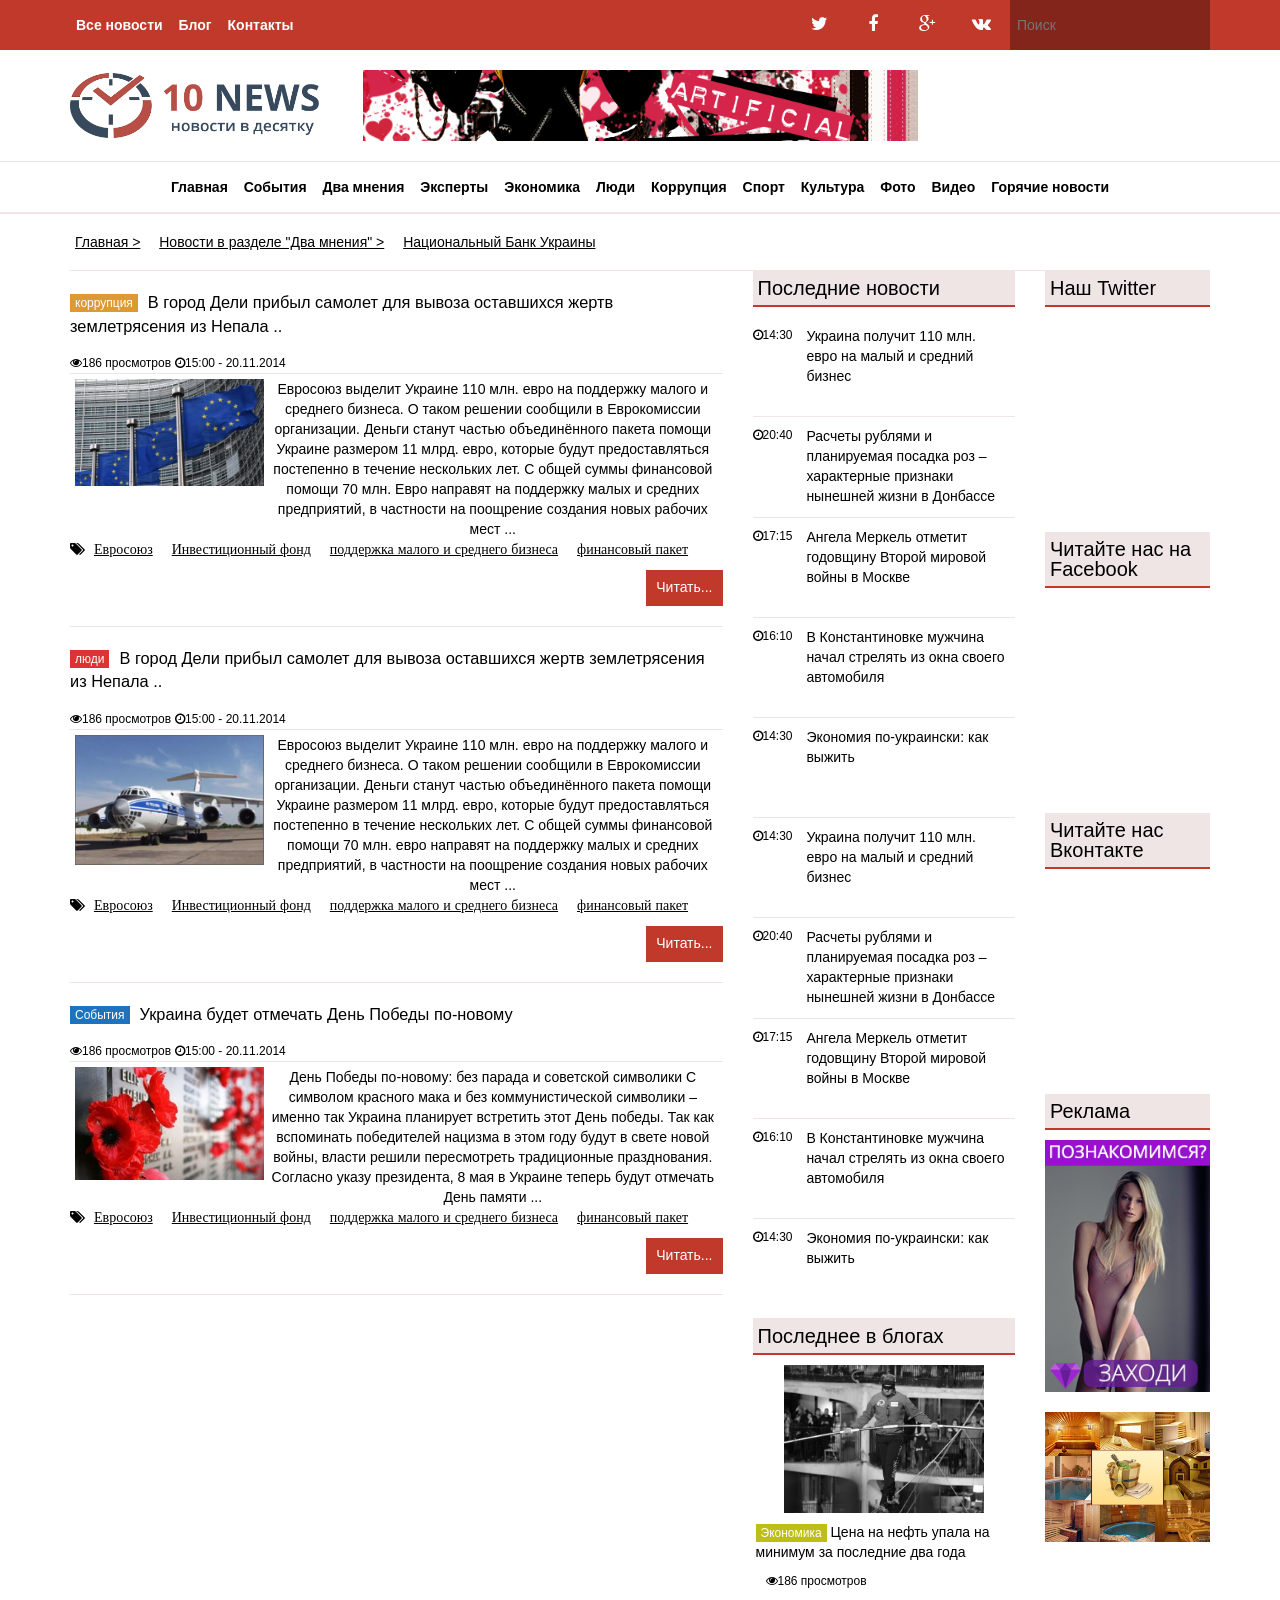
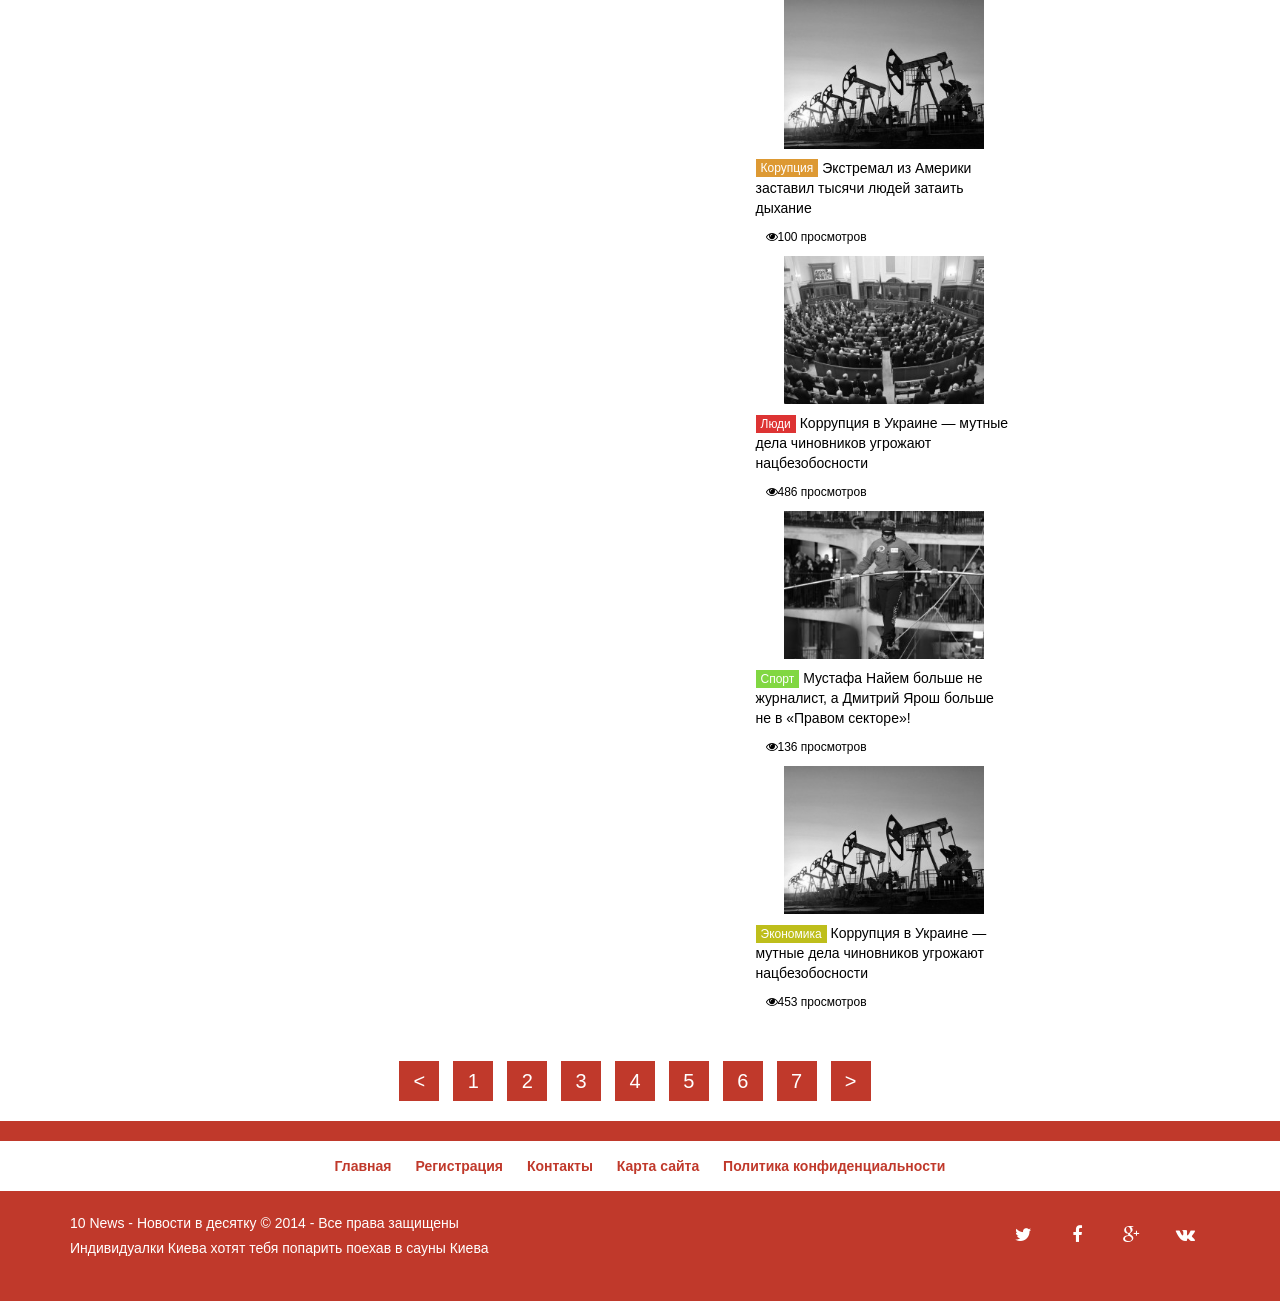
<file: 10-news/news-list.html>
<!DOCTYPE html>
<html>
<head>
	<meta charset="utf-8" />
	<title>Index</title>
	<meta http-equiv="X-UA-Compatible" content="IE=edge" />
	<meta name="viewport" content="width=device-width, initial-scale=1.0" />
	<link rel="shortcut icon" href="img/favicon.png" />
	<link rel="stylesheet" href="libs/bootstrap/bootstrap-grid.min.css" />
	<link rel="stylesheet" href="libs/font-awesome/css/font-awesome.min.css" />
	<link rel="stylesheet" href="css/css/skins/tomato.css">
	<link rel="stylesheet" href="css/fonts.css" />
	<link rel="stylesheet" href="css/main.css" />	
	<link rel="stylesheet" href="css/media.css">
</head>
<body>	
	<header>
		<div class="top_nav">
			<div class="container">
				<div class="row">
					<div class="col-md-6 col-lg-6">
						<ul class="top_navig">
							<li><a href="#" class="trs">Все новости</a></li>
							<li><a href="#" class="trs">Блог</a></li>
							<li><a href="#" class="trs">Контакты</a></li>
						</ul>					
					</div>
					<div class="col-md-6 col-lg-6">
						<ul class="social">
							<li><a href="#" class="trs"><i class="fa fa-twitter"></i></a></li>
							<li><a href="#" class="trs"><i class="fa fa-facebook"></i></a></li>
							<li><a href="#" class="trs"><i class="fa fa-google-plus"></i></a></li>
							<li><a href="#" class="trs"><i class="fa fa-vk"></i></a></li>
							<li>
								<form method="get" id="topsearch">
									<input type="text" placeholder="Поиск" class="trs">	
									<button class="trs" type="submit"><i class="fa fa-search"></i></button>
								</form>
							</li>
						</ul>
					</div>
				</div>
			</div>
		</div>
		<div class="ban_block">
			<div class="container">
				<div class="row">
					<div class="col-md-3 col-lg-3">
						<a class="logo" href="#">
							<img src="img/logo.png" alt="logo">
						</a>
					</div>
					<div class="col-md-6 col-lg-6">
						<a class="top_buner" href="#">
							<img src="img/top_buner.png" alt="buner">
						</a>
					</div>
					<div class="col-md-3 col-lg-3">
						<div class="weather">
							
						</div>
					</div>
				</div>
			</div>
		</div>
		<div class="tog_mnu">
		MENU
			<span></span>
			<span></span>
			<span></span>
		</div>
		<nav class="fixed_nav">
			<ul>
				<li><a class="trs" href="#">Главная</a></li>
				<li><a class="trs" href="#">События</a></li>
				<li><a class="trs" href="#">Два  мнения</a></li>
				<li><a class="trs" href="#">Эксперты</a></li>
				<li><a class="trs" href="#">Экономика</a></li>
				<li><a class="trs" href="#">Люди</a></li>
				<li><a class="trs" href="#">Коррупция</a></li>
				<li><a class="trs" href="#">Спорт</a></li>
				<li><a class="trs" href="#">Культура</a></li>
				<li><a class="trs" href="#">Фото</a></li>
				<li><a class="trs" href="#">Видео</a></li>
				<li><a class="trs" href="#">Горячие новости</a></li>
			</ul>
		</nav>	
	</header>
	<section  class="main_block">
		<div class="container">
			<div class="row">		
				
				<div class="col-md-12 col-lg-12">
					<div class="breadcrumbs">
						<ul>
							<li><a href="#">Главная ></a></li>
							<li><a href="#"> Новости в разделе "Два мнения" ></a></li>
							<li><a href="#">Национальный Банк Украины</a></li>
						</ul>
					</div>
				</div>

				<div class="col-md-7 col-lg-7">
					<article>
						<h3 class="link">
							<a class="trs" href="#"><span class="coruption">коррупция</span>В город Дели прибыл самолет для вывоза оставшихся жертв землетрясения из Непала ..</a>
						</h3>
						<p class="info_wrap">
							<span class="view_black"><i class="fa fa-eye"></i>186 просмотров</span>
							<span class="date_black"><i class="fa fa-clock-o"></i>15:00 - 20.11.2014</span>
						</p>
						<div class="artic_wrap">
							<div class="img_wrap">
								<img src="img/list.jpg" alt="foto">
							</div>
							<div class="text">
								Евросоюз выделит Украине 110 млн. евро на поддержку малого и среднего бизнеса.  О таком решении сообщили в Еврокомиссии организации. Деньги станут частью объединённого пакета помощи  Украине размером  11 млрд. евро, которые будут предоставляться постепенно в течение нескольких лет. С общей суммы финансовой помощи 70 млн. Евро направят на поддержку малых и средних предприятий, в частности на поощрение создания новых рабочих мест ...
							</div>
						</div>
						<div class="postTags">
							<ul class="tags fa fa-tags">
								<li><a href="#">Евросоюз</a></li>
								<li><a href="#">Инвестиционный фонд</a></li>
								<li><a href="#">поддержка малого и среднего бизнеса</a></li>
								<li><a href="#">финансовый пакет</a></li>
							</ul>
						</div>
						<p class="but_wrap">
							<a href="#" class="more trs">Читать...</a>
						</p>
					</article>

					<article>
						<h3 class="link">
							<a class="trs" href="#"><span class="people">люди</span>В город Дели прибыл самолет для вывоза оставшихся жертв землетрясения из Непала ..</a>
						</h3>
						<p class="info_wrap">
							<span class="view_black"><i class="fa fa-eye"></i>186 просмотров</span>
							<span class="date_black"><i class="fa fa-clock-o"></i>15:00 - 20.11.2014</span>
						</p>
						<div class="artic_wrap">
							<div class="img_wrap">
								<img src="img/list1.jpg" alt="foto">
							</div>
							<div class="text">
								Евросоюз выделит Украине 110 млн. евро на поддержку малого и среднего бизнеса.  О таком решении сообщили в Еврокомиссии организации. Деньги станут частью объединённого пакета помощи  Украине размером  11 млрд. евро, которые будут предоставляться постепенно в течение нескольких лет. С общей суммы финансовой помощи 70 млн. евро направят на поддержку малых и средних предприятий, в частности на поощрение создания новых рабочих мест ...
							</div>
						</div>
						<div class="postTags">
							<ul class="tags fa fa-tags">
								<li><a href="#">Евросоюз</a></li>
								<li><a href="#">Инвестиционный фонд</a></li>
								<li><a href="#">поддержка малого и среднего бизнеса</a></li>
								<li><a href="#">финансовый пакет</a></li>
							</ul>
						</div>
						<p class="but_wrap">
							<a href="#" class="more trs">Читать...</a>
						</p>
					</article>

					<article>
						<h3 class="link">
							<a class="trs" href="#"><span class="even">События</span>Украина будет отмечать День Победы по-новому</a>
						</h3>
						<p class="info_wrap">
							<span class="view_black"><i class="fa fa-eye"></i>186 просмотров</span>
							<span class="date_black"><i class="fa fa-clock-o"></i>15:00 - 20.11.2014</span>
						</p>
						<div class="artic_wrap">
							<div class="img_wrap">
								<img src="img/list2.jpg" alt="foto">
							</div>
							<div class="text">
								День Победы по-новому: без парада и советской символики С символом красного мака и без коммунистической символики – именно так Украина планирует встретить этот День победы. Так как вспоминать победителей нацизма в этом году будут в свете новой войны, власти решили пересмотреть традиционные празднования. Согласно указу президента, 8 мая в Украине теперь будут отмечать День памяти ...
							</div>
						</div>
						<div class="postTags">
							<ul class="tags fa fa-tags">
								<li><a href="#">Евросоюз</a></li>
								<li><a href="#">Инвестиционный фонд</a></li>
								<li><a href="#">поддержка малого и среднего бизнеса</a></li>
								<li><a href="#">финансовый пакет</a></li>
							</ul>
						</div>
						<p class="but_wrap">
							<a href="#" class="more trs">Читать...</a>
						</p>
					</article>

				</div>

				<div class="col-lg-3 col-md-5 col-sm-6">


					<h4 class="title">Последние новости</h4>

					<ul class="lust_news">
						<li class="trs">
							<div class="time"><i class="fa fa-clock-o"></i>14:30</div>
							<div class="link"><a class="trs" href="#">Украина получит  110 млн. евро на малый и средний бизнес</a></div>
						</li>
						<li class="trs">
							<div class="time"><i class="fa fa-clock-o"></i>20:40</div>
							<div class="link"><a class="trs" href="#"> Расчеты рублями и планируемая посадка роз – характерные признаки нынешней жизни в Донбассе</a></div>
						</li>
						<li class="trs">
							<div class="time"><i class="fa fa-clock-o"></i>17:15</div>
							<div class="link"><a class="trs" href="#">Ангела Меркель отметит годовщину Второй мировой войны в Москве</a></div>
						</li>
						<li class="trs">
							<div class="time"><i class="fa fa-clock-o"></i>16:10</div>
							<div class="link"><a class="trs" href="#">В Константиновке мужчина начал стрелять из окна своего автомобиля</a></div>
						</li>
						<li class="trs">
							<div class="time"><i class="fa fa-clock-o"></i>14:30</div>
							<div class="link"><a class="trs" href="#">Экономия по-украински: как выжить</a></div>
						</li>
						<li class="trs">
							<div class="time"><i class="fa fa-clock-o"></i>14:30</div>
							<div class="link"><a class="trs" href="#">Украина получит  110 млн. евро на малый и средний бизнес</a></div>
						</li>
						<li class="trs">
							<div class="time"><i class="fa fa-clock-o"></i>20:40</div>
							<div class="link"><a class="trs" href="#"> Расчеты рублями и планируемая посадка роз – характерные признаки нынешней жизни в Донбассе</a></div>
						</li>
						<li class="trs">
							<div class="time"><i class="fa fa-clock-o"></i>17:15</div>
							<div class="link"><a class="trs" href="#">Ангела Меркель отметит годовщину Второй мировой войны в Москве</a></div>
						</li>
						<li class="trs">
							<div class="time"><i class="fa fa-clock-o"></i>16:10</div>
							<div class="link"><a class="trs" href="#">В Константиновке мужчина начал стрелять из окна своего автомобиля</a></div>
						</li>
						<li class="trs">
							<div class="time"><i class="fa fa-clock-o"></i>14:30</div>
							<div class="link"><a class="trs" href="#">Экономия по-украински: как выжить</a></div>
						</li>
					</ul>

					<h4 class="title">Последнее в блогах</h4>
					<ul class="lust_blog">
						<li class="trs">
							<div class="img_wrap">
								<a href="#">
									<img src="img/blog1.jpg" alt="">
								</a>
							</div>
							<div class="link">
								<a href="#">
									<span class="economy">Экономика</span>
									Цена на нефть упала на минимум за последние два года
								</a>
								<span class="view_black"><i class="fa fa-eye"></i>186 просмотров</span>
							</div>
						</li>
						<li class="trs">
							<div class="img_wrap"><a href="#"><img src="img/blog2.jpg" alt=""></a></div>
							<div class="link"><a href="#">
								<span class="coruption">Корупция</span>
								Экстремал из Америки заставил тысячи людей затаить дыхание
							</a>
							<span class="view_black"><i class="fa fa-eye"></i>100 просмотров</span>
						</div>
					</li>
					<li class="trs">
						<div class="img_wrap"><a href="#"><img src="img/blog3.jpg" alt=""></a></div>
						<div class="link"><a href="#">
							<span class="people">Люди</span>
							Коррупция в Украине — мутные дела чиновников угрожают нацбезобосности
						</a>
						<span class="view_black"><i class="fa fa-eye"></i>486 просмотров</span>
					</div>
				</li>
				<li class="trs">
					<div class="img_wrap"><a href="#"><img src="img/blog1.jpg" alt=""></a></div>
					<div class="link"><a href="#">
						<span class="sport">Спорт</span>
						Мустафа Найем больше не журналист, а Дмитрий Ярош больше не в «Правом секторе»!
					</a>
					<span class="view_black"><i class="fa fa-eye"></i>136 просмотров</span>
				</div>
			</li>
			<li class="trs">
				<div class="img_wrap"><a href="#"><img src="img/blog2.jpg" alt=""></a></div>
				<div class="link"><a href="#">
					<span class="economy">Экономика</span>
					Коррупция в Украине — мутные дела чиновников угрожают нацбезобосности
				</a>
				<span class="view_black"><i class="fa fa-eye"></i>453 просмотров</span>
			</div>
		</li>
	</ul>

</div>

<div class="col-lg-2 col-md-2 col-sm-6">
	<aside class="soc_aside">
		<h4 class="title">Наш Twitter</h4>
		<div class="twitter_block"></div>
		<h4 class="title">Читайте нас на Facebook</h4>
		<div class="facebook_block"></div>
		<h4 class="title">Читайте нас Вконтакте</h4>
		<div class="vk_block"></div>
		<h4 class="title">Реклама</h4>
		<div class="baner_block">
			<a href="#"><img src="img/baner.jpg" alt="foto"></a>
			<a href="#"><img src="img/baner1.jpg" alt="foto"></a>
		</div>
	</aside>
</div>		
</div>

</div>
</section>

<div class="pagination">
	<ul>
		<li><a href="#"><</a></li>
		<li><a href="#">1</a></li>
		<li><a href="#">2</a></li>
		<li><a href="#">3</a></li>
		<li><a href="#">4</a></li>
		<li><a href="#">5</a></li>
		<li><a href="#">6</a></li>
		<li><a href="#">7</a></li>
		<li><a href="#">></a></li>
	</ul>
</div>

<footer>
	<ul class="foot_mnu">
		<li><a class="trs" href="#">Главная</a></li>
		<li><a class="trs" href="#">Регистрация</a></li>
		<li><a class="trs" href="#">Контакты</a></li>
		<li><a class="trs" href="#">Карта сайта</a></li>
		<li><a class="trs" href="#">Политика конфиденциальности</a></li>	
	</ul>
	<div class="container">
		<div class="row">
			<div class="col-md-6 col-lg-6">
				<div class="copy">
					<p>10 News - Новости в десятку © 2014 - Все права защищены </p>
					<p><a href="#" target="_blank">Индивидуалки Киева</a> хотят тебя попарить поехав в <a href="#" target="_blank">сауны Киева</a></p>
				</div>
			</div>
			<div class="col-md-6 col-lg-6">
				<ul class="social">
					<li><a href="#" class="trs"><i class="fa fa-twitter"></i></a></li>
					<li><a href="#" class="trs"><i class="fa fa-facebook"></i></a></li>
					<li><a href="#" class="trs"><i class="fa fa-google-plus"></i></a></li>
					<li><a href="#" class="trs"><i class="fa fa-vk"></i></a></li>							
				</ul>
			</div>
		</div>
	</div>
</footer>

	<!--[if lt IE 9]>
	<script src="libs/html5shiv/es5-shim.min.js"></script>
	<script src="libs/html5shiv/html5shiv.min.js"></script>
	<script src="libs/html5shiv/html5shiv-printshiv.min.js"></script>
	<script src="libs/respond/respond.min.js"></script>
	<![endif]-->
	
	<script src="libs/jquery/jquery-2.1.3.min.js"></script>	
	<script src="js/common.js"></script>
	<!-- Yandex.Metrika counter --><!-- /Yandex.Metrika counter -->
	<!-- Google Analytics counter --><!-- /Google Analytics counter -->
</body>
</html>
</file>
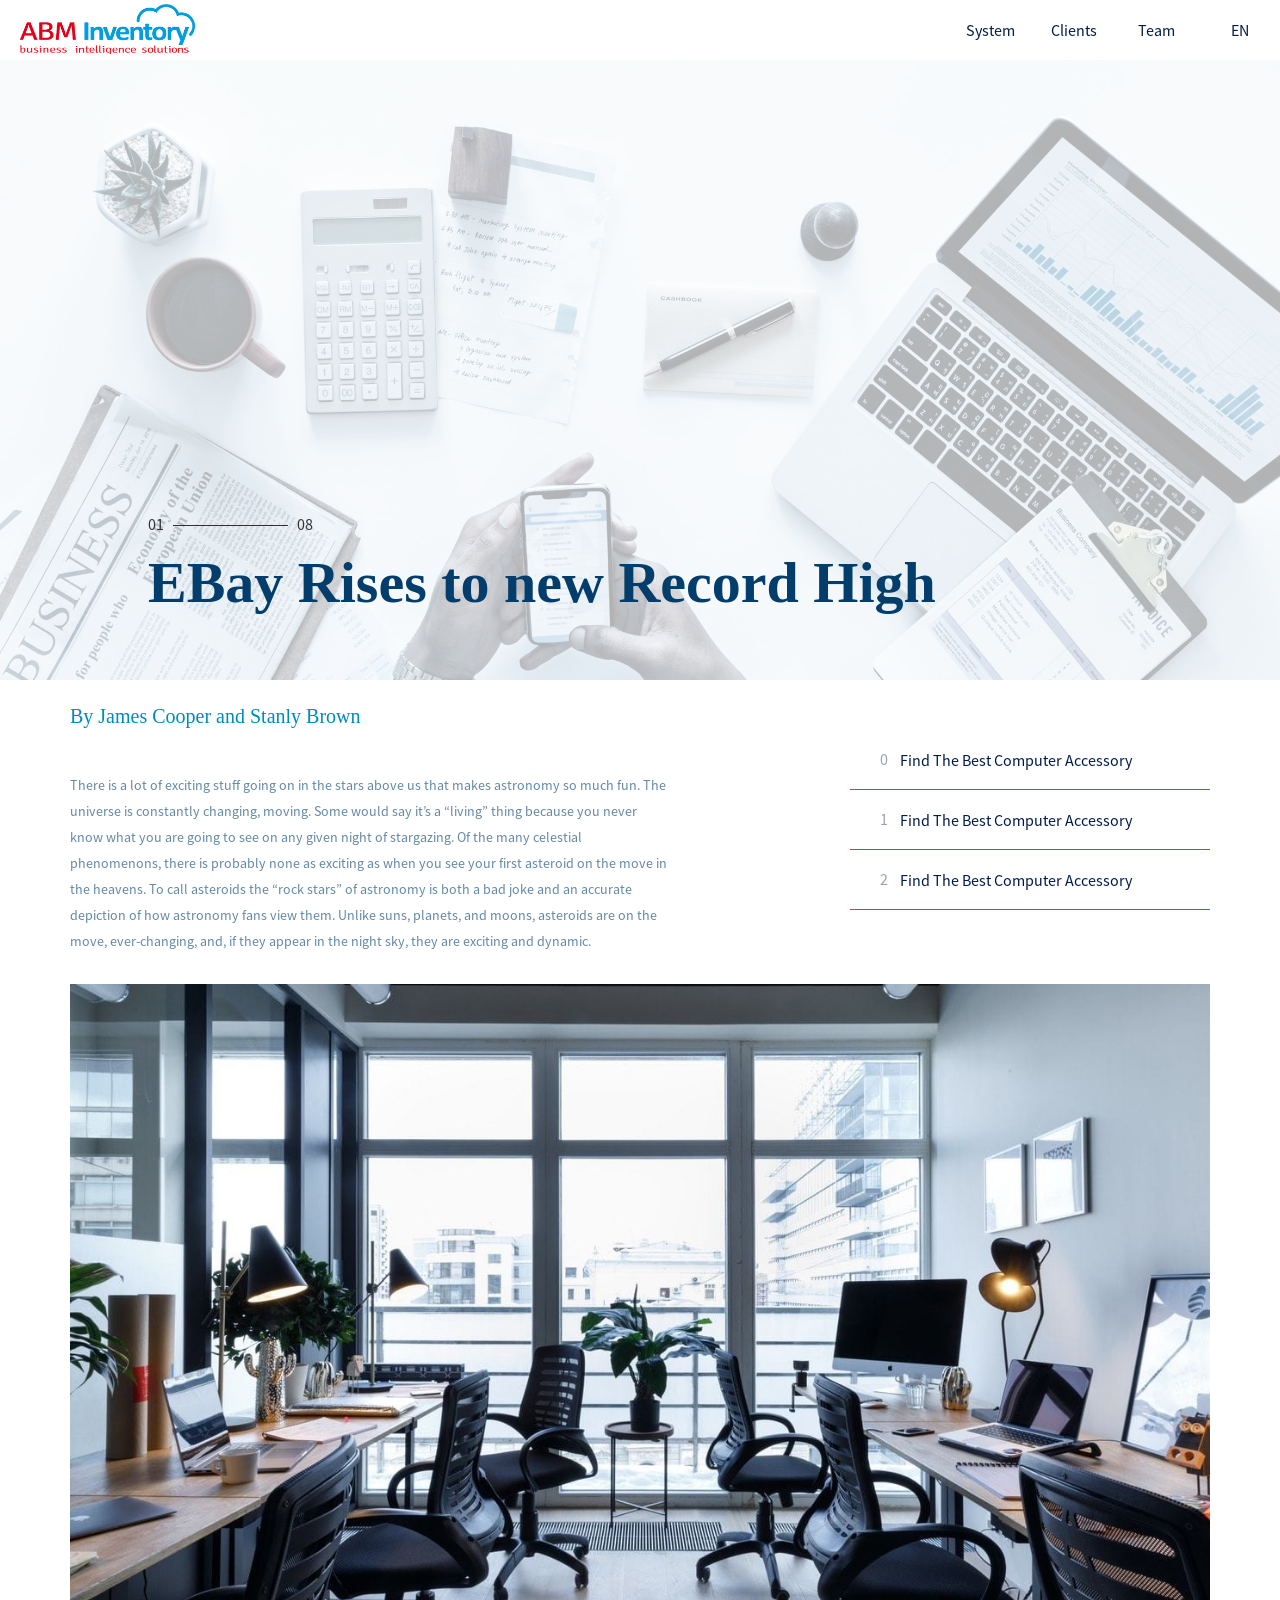
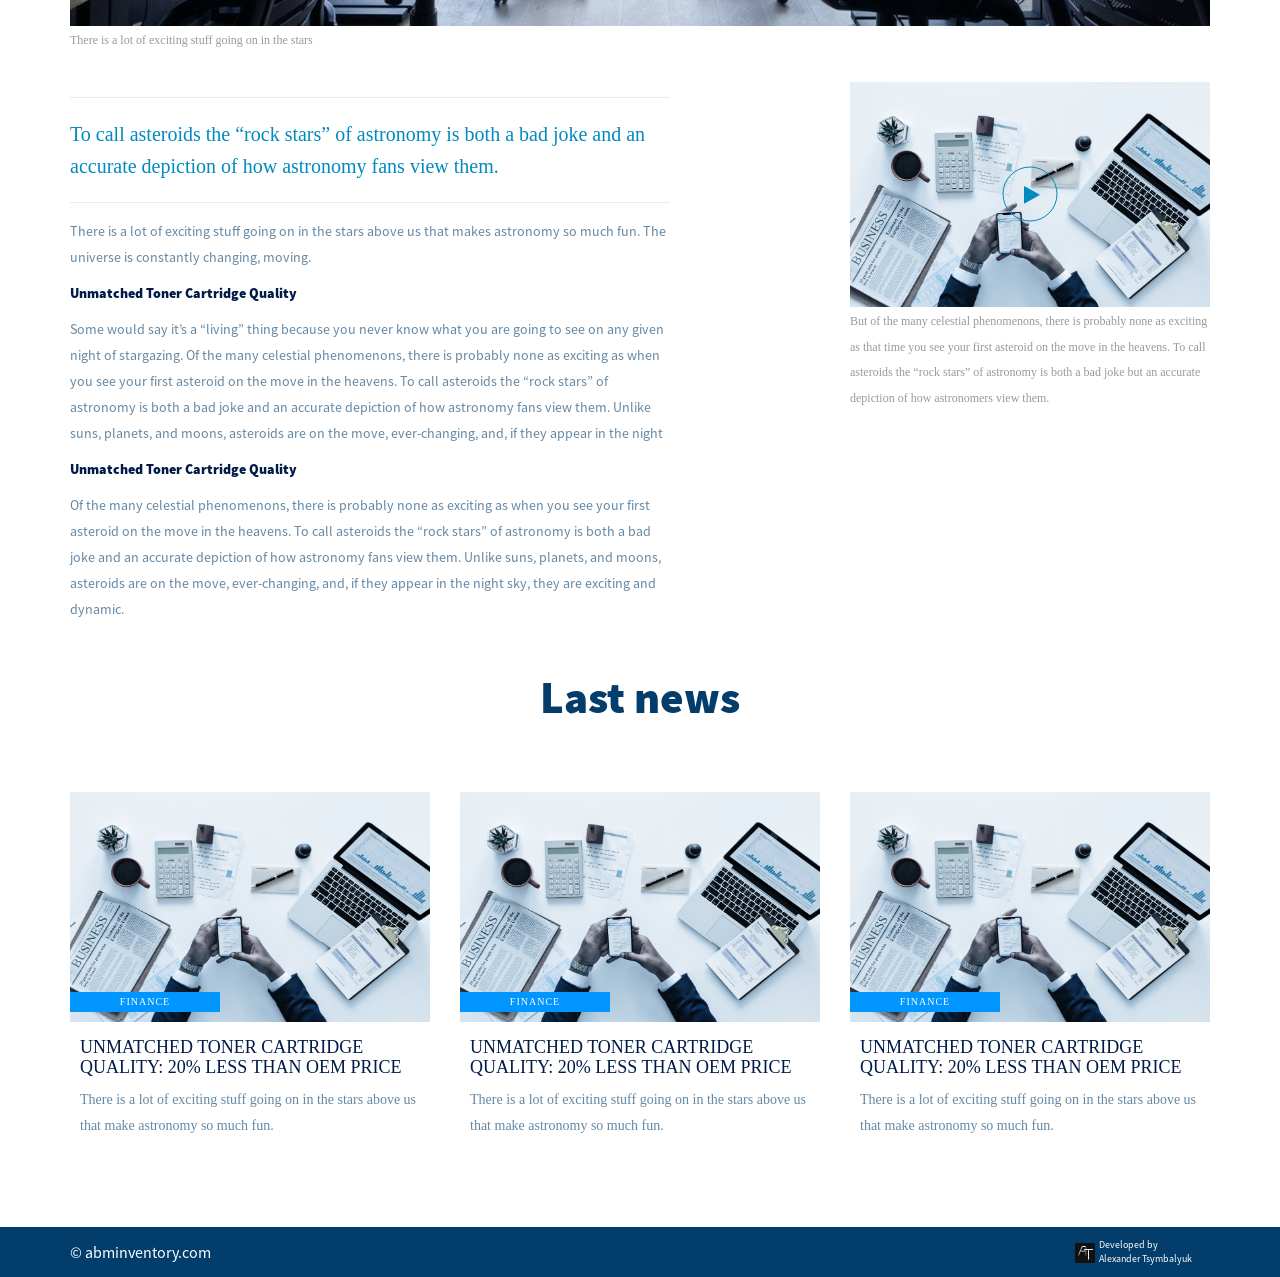
<file: inventory/article.html>
<!DOCTYPE html>
<html lang="ru" class="no-js">
  <head>
    <meta charset="utf-8">
    <title>%%title</title>
    <meta name="description" content="">
    <meta http-equiv="X-UA-Compatible" content="IE=edge">
    <meta name="viewport" content="width=device-width initial-scale=1 maximum-scale=1">
    <link rel="shortcut icon" href="img/favicon.ico" type="image/x-icon">
    <link rel="stylesheet" href="css/vendor.min.css">
    <link rel="stylesheet" href="css/header.min.css">
    <link rel="stylesheet" href="css/mainColorSchema.min.css">
    <link rel="stylesheet" href="css/main.min.css">
  </head>
  <body>
    <header>
      <div class="navigation inner big">
        <div class="container-fluid">
          <div class="row">
            <div class="col-sm-2 clrp"><a href="/" class="logo center"><img src="img/logo-company.png" alt="%%title"></a></div>
            <div class="col-sm-10 clrp">
              <div class="container-fluid">
                <div class="row">
                  <div class="col-sm-12 clrp">
                    <nav class="right">
                      <ul class="nav dib">
                        <li><a href="#About" class="active ">About</a></li>
                        <li><a href="#System">System</a></li>
                        <li><a href="#Clients">Clients</a></li>
                        <li><a href="#Team">Team</a></li>
                        <li class="lang-switcher center"><span class="active-lang">en</span>
                          <ul>
                            <li> <a href="en" class="en">en</a></li>
                            <li><a href="ru" class="ru">ru</a></li>
                          </ul>
                        </li>
                      </ul>
                    </nav>
                  </div>
                </div>
              </div>
            </div>
          </div>
        </div>
      </div>
    </header>
    <main>
      <section id="Article-promo" class="article-promo"><img src="img/text-block-min.jpg" alt="main-image">
        <div class="promo-comtent">
          <div class="descr-block">
            <div class="date"><span class="day">01</span><span class="month">08</span></div>
            <h1>EBay Rises to new Record High</h1>
          </div>
        </div>
      </section>
      <section class="article-content mt2">
        <div class="container">
          <div class="row">
            <div class="col-md-8">
              <div class="article-content-wrap">
                <p class="title-small mb4">By James Cooper and Stanly Brown</p>
                <p class="text-article">
                  There is a lot of exciting stuff going on in the 
                  stars above us that makes astronomy so much fun. 
                  The universe is constantly changing, moving. 
                  Some would say it’s a “living” thing because you never 
                  know what you are going to see on any given night of stargazing.
                  Of the many celestial phenomenons, there is probably none as exciting as 
                  when you see your first asteroid on the move in the heavens. 
                  To call asteroids the “rock stars” of astronomy is both a bad joke and an accurate 
                  depiction of how astronomy fans view them. Unlike suns, planets, and moons, 
                  asteroids are on the move, ever-changing, and, 
                  if they appear in the night sky, they are exciting and dynamic.
                </p>
              </div>
            </div>
            <div class="col-md-4">
              <div class="theme-list-card num mt3 mb3">
                <ul>
                  <li class="pl3"><span>0</span><a href="/">Find The Best Computer Accessory</a></li>
                  <li class="pl3"><span>1</span><a href="/">Find The Best Computer Accessory</a></li>
                  <li class="pl3"><span>2</span><a href="/">Find The Best Computer Accessory</a></li>
                </ul>
              </div>
            </div>
          </div>
        </div>
        <div class="container">
          <div class="row">
            <div class="col-md-12">
              <div class="media mt3 mb3"><img src="img/service_1.jpg" alt="foto"><span class="content-descr">There is a lot of exciting stuff going on in the stars</span></div>
            </div>
          </div>
        </div>
        <div class="container mb5">
          <div class="row">
            <div class="col-md-8">
              <div class="article-content-wrap">
                <hr>
                <p class="title-small mb2 mt2">To call asteroids the “rock stars” of astronomy is both a bad joke and an accurate depiction of how astronomy fans view them.</p>
                <hr>
                <div class="text-article">
                  There is a lot of exciting stuff going on in the 
                  stars above us that makes astronomy so much fun. 
                  The universe is constantly changing, moving.
                  <h4>Unmatched Toner Cartridge Quality</h4>Some would say it’s a “living” thing because you never 
                  know what you are going to see on any given night of stargazing.
                  Of the many celestial phenomenons, there is probably none as exciting as 
                  when you see your first asteroid on the move in the heavens. 
                  To call asteroids the “rock stars” of astronomy is both a bad joke and an accurate 
                  depiction of how astronomy fans view them. Unlike suns, planets, and moons, 
                  asteroids are on the move, ever-changing, and, 
                  if they appear in the night
                  <h4>Unmatched Toner Cartridge Quality</h4>Of the many celestial phenomenons, there is probably 
                  none as exciting as when you see your first asteroid on the 
                  move in the heavens. To call asteroids the “rock stars” of 
                  astronomy is both a bad joke and an accurate depiction of how 
                  astronomy fans view them. Unlike suns, planets, and moons, 
                  asteroids are on the move, ever-changing, and, if they appear 
                  in the night sky, they are exciting and dynamic.
                </div>
              </div>
            </div>
            <div class="col-md-4">
              <div class="media mb3">
                <div class="videoWrapper js-videoWrapper">
                  <iframe src="" frameborder="0" allowTransparency="true" allowfullscreen data-src="https://www.youtube.com/embed/HHxd_na03vY?autoplay=1&amp; modestbranding=1&amp;rel=0&amp;hl=sv" class="videoIframe js-videoIframe"></iframe>
                  <button style="background-image:url(img/text-block-min.jpg);" class="videoPoster js-videoPoster"><i class="fa fa-play"></i></button>
                </div><span class="content-descr">But of the many celestial phenomenons, there is probably none as exciting as that time you see your first asteroid on the move in the heavens. To call asteroids the “rock stars” of astronomy is both a bad joke but an accurate depiction of how astronomers view them.</span>
              </div>
            </div>
          </div>
        </div>
      </section>
      <section class="last-news news-list mt5 mb5">
        <h3 class="base-title mb4 mt4 center">Last news</h3>
        <div class="container">
          <div class="row">
            <div class="col-sm-4">
              <div class="blog-card last mt3 mb3">
                <div class="img-wrap"><img src="img/text-block-min.jpg" alt="foto"></div>
                <div class="content-wrap"><span class="tag">Finance</span>
                  <h3><a href="/">Unmatched Toner Cartridge Quality: 20% Less Than OEM Price</a></h3>
                  <p class="mt1">There is a lot of exciting stuff going on in the stars above us that make astronomy so much fun.</p>
                </div>
              </div>
            </div>
            <div class="col-sm-4">
              <div class="blog-card last mt3 mb3">
                <div class="img-wrap"><img src="img/text-block-min.jpg" alt="foto"></div>
                <div class="content-wrap"><span class="tag">Finance</span>
                  <h3> <a href="/">Unmatched Toner Cartridge Quality: 20% Less Than OEM Price</a></h3>
                  <p class="mt1">There is a lot of exciting stuff going on in the stars above us that make astronomy so much fun.</p>
                </div>
              </div>
            </div>
            <div class="col-sm-4">
              <div class="blog-card last mt3 mb3">
                <div class="img-wrap"><img src="img/text-block-min.jpg" alt="foto"></div>
                <div class="content-wrap"><span class="tag">Finance</span>
                  <h3> <a href="/">Unmatched Toner Cartridge Quality: 20% Less Than OEM Price</a></h3>
                  <p class="mt1">There is a lot of exciting stuff going on in the stars above us that make astronomy so much fun.</p>
                </div>
              </div>
            </div>
          </div>
        </div>
      </section>
    </main>
    <footer>
      <div class="copy">
        <div class="container">
          <div class="row">
            <div class="col-sm-4">© <a href="https://abminventory.com">abminventory.com</a></div>
            <div class="col-sm-4"></div>
            <div class="col-sm-4">
              <div class="dev"><a href="http://tsumbaluk.in.ua/" target="_blank" rel="nofollow">Developed by<span>Alexander Tsymbalyuk</span></a></div>
            </div>
          </div>
        </div>
      </div>
    </footer>
    <!--[if lt IE 9]
    <script src="libs/html5shiv/es5-shim.min.js"></script>
    <script src="libs/html5shiv/html5shiv.min.js"></script>
    <script src="libs/html5shiv/html5shiv-printshiv.min.js"></script>
    <script src="libs/respond/respond.min.js"></script>
    -->
    <!--![endif]-->
    <script src="js/jquery.min.js"></script>
    <script src="js/plagin.min.js"></script>
    <script src="js/common.min.js"></script>
  </body>
</html>
</file>
<file: 10-news/css/css/skins/tomato.css>
body {
  color: #000;
  background-color: #fff; }

a {
  color: #fff; }

p {
  color: #000; }

.text {
  color: #000; }

.economy,
.coruption,
.two_mind,
.people,
.even,
.sport {
  color: #fff;
  font-size: 12px;
  padding: 2px 5px;
  vertical-align: middle; }

.economy {
  background-color: #BEBE1B; }

.coruption {
  background-color: #DD9933; }

.two_mind {
  background-color: #8224E3; }

.people {
  background-color: #DD3333; }

.even {
  background-color: #1E73BE; }

.sport {
  background-color: #81D742; }

.top_nav {
  background-color: #C0392B; }
  .top_nav ul li a:hover {
    background-color: #84251B; }

.fixed_nav {
  border-top: 1px solid #EFE5E5;
  border-bottom: 2px solid #EFE5E5; }
  .fixed_nav ul a {
    color: #000; }
    .fixed_nav ul a:hover {
      color: #fff;
      background-color: #C0392B; }

#topsearch input[type="text"] {
  background-color: #84251B;
  color: #fff; }
  #topsearch input[type="text"]:focus {
    background-color: #611D16; }
#topsearch button[type="submit"] {
  background-color: #611D16;
  color: #fff; }

.news_title {
  background-color: rgba(0, 0, 0, 0.6); }
  .news_title h3 {
    font-size: 18px;
    margin: 0 0 8px 0; }

.date,
.view {
  color: #fff;
  font-size: 12px; }

.date_black,
.view_black {
  font-size: 12px;
  color: #000; }

.news_block h2 {
  background-color: #EFE5E5; }

.small_wrap,
.info_wrap,
.breadcrumbs {
  border-bottom: 1px solid #EFE5E5; }

.small_deskr h3 a {
  color: #000; }
  .small_deskr h3 a:hover {
    color: #C0392B; }

.big_post,
article {
  border-bottom: 1px solid #EFE5E5; }

.more {
  background-color: #C0392B; }
  .more:hover {
    background-color: #84251B; }

h4 a {
  color: #000; }
  h4 a:hover {
    color: #C0392B; }

.tabs_cont li {
  border-bottom: 1px solid #EFE5E5; }

.tabs_link {
  background-color: #C0392B; }
  .tabs_link li p {
    color: #fff; }
    .tabs_link li p:hover {
      background-color: #84251B; }
  .tabs_link .activ_tab {
    background-color: #84251B; }
    .tabs_link .activ_tab:before {
      color: #fff; }

#marquee {
  height: 50px; }
  #marquee a {
    color: #000; }

.img_wrap a:before, .img_wrap a:after {
  background-color: rgba(0, 0, 0, 0.6); }
.img_wrap a:before {
  border-right: 1px solid #C0392B; }
.img_wrap a:after {
  border-left: 1px solid #C0392B; }

.title {
  background-color: #EFE5E5;
  border-bottom: 2px solid #C0392B; }

.lust_news li {
  border-bottom: 1px solid #EFE5E5; }
  .lust_news li:hover {
    border-right: 2px solid #C0392B; }

.lust_blog li:before {
  background-color: #C0392B; }

.link a {
  color: #000; }
  .link a:hover {
    color: #C0392B; }

.pagination a {
  background-color: #C0392B; }
  .pagination a:hover {
    background-color: #84251B;
    box-shadow: 0 1px 3px #000; }

.tags a,
.breadcrumbs a {
  color: #000; }
  .tags a:hover,
  .breadcrumbs a:hover {
    background-color: #EFE5E5; }

.share .social .tw {
  background-color: #00A0D1; }
.share .social .fac {
  background-color: #3B5998; }
.share .social .go {
  background-color: #DB4A39; }
.share .social .vk {
  background-color: #4E7097; }

.comment_form input,
.comment_form textarea {
  border: 1px solid #EFE5E5; }
  .comment_form input:focus,
  .comment_form textarea:focus {
    box-shadow: 0 0 3px #C0392B; }
.comment_form label sup {
  color: #C0392B; }
.comment_form button {
  color: #fff; }

.contact li a {
  color: #C0392B; }

.active {
  background-color: #84251B !important; }

.cat_list li {
  background-color: #C0392B;
  color: #fff; }
  .cat_list li:hover {
    background-color: #84251B; }

.foto_title {
  background-color: #fff;
  border-bottom: 2px solid #C0392B; }
  .foto_title:hover {
    background-color: #EFE5E5; }

.tog_mnu {
  color: #C0392B; }
  .tog_mnu span {
    background-color: #C0392B; }

footer {
  background-color: #C0392B; }
  footer .foot_mnu {
    background-color: #fff; }
    footer .foot_mnu li a {
      color: #C0392B; }
      footer .foot_mnu li a:hover {
        background-color: #84251B;
        color: #fff; }
  footer .copy p {
    color: #fff; }

/*# sourceMappingURL=tomato.css.map */
</file>
<file: 10-news/css/fonts.css>
@font-face {
  font-family: "quicksand-light-webfont";
  src: url("../fonts/quicksand-light-webfont/quicksand-light-webfont.eot");
  src: url("../fonts/quicksand-light-webfont/quicksand-light-webfont.eot?#iefix")format("embedded-opentype"),
  url("../fonts/quicksand-light-webfont/quicksand-light-webfont.woff") format("woff"),
  url("../fonts/quicksand-light-webfont/quicksand-light-webfont.ttf") format("truetype");
  font-style: normal;
  font-weight: normal;
}
@font-face {
  font-family: "quicksand-regular-webfont";
  src: url("../fonts/quicksand-regular-webfont/quicksand-regular-webfont.eot");
  src: url("../fonts/quicksand-regular-webfont/quicksand-regular-webfont.eot?#iefix")format("embedded-opentype"),
  url("../fonts/quicksand-regular-webfont/quicksand-regular-webfont.woff") format("woff"),
  url("../fonts/quicksand-regular-webfont/quicksand-regular-webfont.ttf") format("truetype");
  font-style: normal;
  font-weight: normal;
}
@font-face {
  font-family: "seasrn__-webfont";
  src: url("../fonts/seasrn__-webfont/seasrn__-webfont.eot");
  src: url("../fonts/seasrn__-webfont/seasrn__-webfont.eot?#iefix")format("embedded-opentype"),
  url("../fonts/seasrn__-webfont/seasrn__-webfont.woff") format("woff"),
  url("../fonts/seasrn__-webfont/seasrn__-webfont.ttf") format("truetype");
  font-style: normal;
  font-weight: normal;
}
</file>
<file: 10-news/css/main.css>
@charset "UTF-8";
body {
  font-family: "OpenSansRegular", sans-serif;
  font-weight: normal;
  font-size: 14px;
  min-width: 320px;
  position: relative;
  line-height: 1.42857;
  -webkit-font-smoothing: antialised; }

body input:focus:required:invalid,
body textarea:focus:required:invalid {
  color: red; }

body input:required:valid,
body textarea:required:valid {
  color: green; }

.hidden {
  display: none; }

ul {
  list-style-type: none;
  margin: 0;
  padding: 0; }

a {
  text-decoration: none; }

h1,
h2,
h3,
h4,
p {
  padding: 0;
  margin: 0; }

input,
textarea,
button {
  outline: none;
  border: none; }

.trs {
  -webkit-transition: all 0.3s ease-in-out;
  -moz-transition: all 0.3s ease-in-out;
  transition: all 0.3s ease-in-out; }

h4,
.text {
  font-weight: normal;
  font-size: 14px;
  line-height: 20px; }
  h4 h3,
  .text h3 {
    font-size: 18px;
    margin: 20px 0;
    font-weight: normal; }
  h4 p,
  .text p {
    font-weight: normal;
    font-size: 14px;
    line-height: 24px; }
    h4 p img,
    .text p img {
      width: 215px !important;
      float: left;
      margin: 10px 10px 10px 0; }

.more {
  display: inline-block;
  padding: 8px 10px; }

.top_nav,
.fixed_nav {
  min-height: 50px; }
  .top_nav ul li,
  .fixed_nav ul li {
    display: inline-block;
    vertical-align: top; }
    .top_nav ul li a,
    .fixed_nav ul li a {
      line-height: 50px;
      display: inline-block;
      padding: 0 6px;
      font-weight: bold; }

.tog_mnu {
  text-align: right;
  display: none;
  position: relative;
  height: 35px;
  padding-right: 70px;
  font-size: 22px;
  padding-top: 4px; }
  .tog_mnu span {
    -webkit-transition: all 0.4s ease-in-out;
    -moz-transition: all 0.4s ease-in-out;
    transition: all 0.4s ease-in-out;
    position: absolute;
    right: 20px;
    width: 40px;
    height: 2px;
    cursor: pointer; }
  .tog_mnu span:nth-child(1) {
    top: 5px; }
  .tog_mnu span:nth-child(2) {
    top: 17px; }
  .tog_mnu span:nth-child(3) {
    top: 29px; }

.tog_active span:nth-child(1) {
  -webkit-transform: rotate(45deg);
  -moz-transform: rotate(45deg);
  -ms-transform: rotate(45deg);
  -o-transform: rotate(45deg);
  transform: rotate(45deg);
  -webkit-transition-delay: 0.4s;
  -moz-transition-delay: 0.4s;
  transition-delay: 0.4s;
  top: 17px; }
.tog_active span:nth-child(2) {
  width: 0; }
.tog_active span:nth-child(3) {
  -webkit-transform: rotate(-45deg);
  -moz-transform: rotate(-45deg);
  -ms-transform: rotate(-45deg);
  -o-transform: rotate(-45deg);
  transform: rotate(-45deg);
  -webkit-transition-delay: 0.4s;
  -moz-transition-delay: 0.4s;
  transition-delay: 0.4s;
  top: 17px; }

.social {
  text-align: right; }
  .social li {
    display: inline-block; }
    .social li form {
      position: relative;
      overflow: hidden; }
      .social li form input[type="text"] {
        width: 200px;
        height: 50px;
        text-indent: 5px;
        display: block; }
      .social li form button[type="submit"] {
        position: absolute;
        top: 0;
        right: -40px;
        height: 50px;
        width: 40px;
        font-size: 20px; }
    .social li a {
      width: 50px;
      text-align: center;
      line-height: 50px;
      display: inline-block;
      padding: 0 8px;
      font-weight: bold; }
      .social li a i {
        font-size: 18px; }
  .social .top_navig {
    text-align: left; }

.fixed_nav {
  text-align: center; }

.ban_block {
  padding: 20px 0; }
  .ban_block .logo {
    display: block;
    text-align: left; }
    .ban_block .logo img {
      width: 100%;
      max-width: 250px; }
  .ban_block .top_buner {
    display: block;
    text-align: center; }
    .ban_block .top_buner img {
      width: 100%;
      max-width: 700px; }

.top_news {
  position: relative;
  text-align: center; }
  .top_news img {
    width: 100%;
    height: auto; }
  .top_news .news_title {
    position: absolute;
    bottom: 0;
    right: 0;
    width: 100%;
    min-height: 70px;
    padding: 10px 0; }
    .top_news .news_title p {
      text-align: left;
      padding-left: 10px; }

.main_block {
  padding: 0px 0 20px; }

.news_block {
  margin-top: 20px;
  text-align: left; }
  .news_block .big_post {
    padding: 15px 0; }
    .news_block .big_post .img_wrap a {
      display: block;
      position: relative;
      overflow: hidden; }
      .news_block .big_post .img_wrap a:before, .news_block .big_post .img_wrap a:after {
        -webkit-transition: all 0.5s ease-in-out;
        -moz-transition: all 0.5s ease-in-out;
        transition: all 0.5s ease-in-out;
        position: absolute;
        content: "";
        width: 70%;
        height: 160%;
        transform: rotate(-40deg); }
      .news_block .big_post .img_wrap a:before {
        left: -48px;
        top: -10px; }
      .news_block .big_post .img_wrap a:after {
        right: -60px;
        top: -115px; }
    .news_block .big_post .img_wrap a:hover:before,
    .news_block .big_post .img_wrap a:hover:after {
      width: 0; }
    .news_block .big_post .small_deskr {
      padding: 0 5px; }
      .news_block .big_post .small_deskr h3 {
        margin-bottom: 10px; }
  .news_block .big_post > div {
    display: inline-block;
    width: 49%;
    vertical-align: top; }
  .news_block h2 {
    min-height: 36px; }
    .news_block h2 .economy,
    .news_block h2 .coruption,
    .news_block h2 .two_mind,
    .news_block h2 .people,
    .news_block h2 .even,
    .news_block h2 .sport {
      font-size: 20px;
      text-transform: uppercase;
      padding: 7px 12px;
      vertical-align: middle; }
  .news_block .img_wrap img {
    width: 100%; }

.but_wrap {
  text-align: right;
  margin-top: 10px; }

.small_wrap {
  text-align: left;
  padding: 10px 0; }
  .small_wrap .small_post {
    display: inline-block;
    width: 49%;
    vertical-align: top;
    margin: 15px 0; }
  .small_wrap .small_post > div {
    display: inline-block;
    vertical-align: top; }
  .small_wrap .small_post div:first-child {
    width: 29%; }
  .small_wrap .small_post div:last-child {
    width: 69%; }
  .small_wrap .img_thumb img {
    width: 100%; }
  .small_wrap h4 {
    text-align: left; }

.tabs_wrap {
  min-height: 700px; }

.tabs_link {
  margin: 10px 0;
  text-align: center; }
  .tabs_link li {
    display: inline-block;
    width: 19%;
    text-align: center; }
    .tabs_link li p {
      padding: 10px;
      cursor: pointer; }
  .tabs_link .activ_tab {
    position: relative; }
    .tabs_link .activ_tab:before {
      content: "▾";
      position: absolute;
      width: 15px;
      height: 15px;
      left: 50%;
      margin-left: -7px;
      bottom: 6px;
      font-size: 20px; }

.tabs_cont ul:nth-child(1n+2) {
  display: none; }
.tabs_cont li {
  margin: 25px 0;
  padding-bottom: 15px; }
  .tabs_cont li:last-child {
    border: none; }
.tabs_cont li > div {
  display: inline-block;
  vertical-align: top; }
.tabs_cont .img_wrap {
  width: 29%; }
  .tabs_cont .img_wrap img {
    width: 100%; }
.tabs_cont .info_tabs {
  width: 69%;
  padding: 0px 10px;
  text-align: left; }
  .tabs_cont .info_tabs h4 {
    font-size: 16px; }
  .tabs_cont .info_tabs .info_wrap {
    margin: 10px 0;
    padding-left: 15px; }

#marquee {
  overflow: hidden; }
  #marquee .item {
    display: inline-block; }
    #marquee .item a {
      line-height: 50px; }
    #marquee .item span {
      margin-right: 10px; }

.title {
  font-size: 20px;
  padding: 7px 5px;
  margin-bottom: 10px; }

.lust_news li > div {
  display: inline-block;
  vertical-align: top; }
.lust_news li {
  padding: 10px 0;
  min-height: 100px; }
  .lust_news li .time {
    width: 50px;
    font-size: 12px; }
  .lust_news li .link {
    width: 77%; }
    .lust_news li .link a {
      display: block; }

.lust_blog {
  text-align: center; }
  .lust_blog li {
    padding: 0 3px;
    position: relative; }
    .lust_blog li:before {
      content: "";
      position: absolute;
      top: 0;
      right: 0;
      width: 2px;
      height: 0;
      -webkit-transition: all 0.3s ease-in-out;
      -moz-transition: all 0.3s ease-in-out;
      transition: all 0.3s ease-in-out; }
    .lust_blog li:hover:before {
      height: 100%; }
    .lust_blog li .img_wrap a {
      display: block; }
    .lust_blog li:hover img {
      -webkit-filter: grayscale(0);
      filter: grayscale(0); }
  .lust_blog img {
    width: 100%;
    max-width: 200px;
    -moz-filter: grayscale(1);
    -webkit-filter: grayscale(1);
    filter: grayscale(1);
    -webkit-transition: all 0.3s ease-in-out;
    -moz-transition: all 0.3s ease-in-out;
    transition: all 0.3s ease-in-out; }
  .lust_blog .link {
    margin: 10px 0; }
    .lust_blog .link a {
      display: block;
      text-align: left; }
    .lust_blog .link .view_black {
      display: block;
      text-align: left;
      margin: 10px; }

.pagination {
  margin: 20px 0;
  text-align: center; }
  .pagination ul li {
    display: inline-block;
    margin-right: 10px; }
    .pagination ul li a {
      display: block;
      width: 40px;
      height: 40px;
      font-size: 20px;
      text-align: center;
      line-height: 40px;
      -webkit-transition: all 0.3s ease-in-out;
      -moz-transition: all 0.3s ease-in-out;
      transition: all 0.3s ease-in-out; }

article {
  margin-top: 20px;
  padding-bottom: 20px; }
  article h3 {
    font-weight: normal;
    margin-bottom: 15px; }
    article h3 span {
      margin-right: 10px; }

.artic_wrap {
  text-align: center;
  padding-top: 5px; }

.artic_wrap > div {
  display: inline-block;
  vertical-align: top; }

.artic_wrap > div:first-child {
  width: 29%; }
  .artic_wrap > div:first-child img {
    width: 100%; }

.artic_wrap > div:last-child {
  width: 69%; }

.tags li,
.breadcrumbs li {
  display: inline-block;
  margin-right: 5px; }
  .tags li a,
  .breadcrumbs li a {
    display: block;
    font-size: 14px;
    padding: 3px 5px;
    text-decoration: underline;
    -webkit-transition: all 0.3s ease-in-out;
    -moz-transition: all 0.3s ease-in-out;
    transition: all 0.3s ease-in-out; }

.breadcrumbs {
  min-height: 50px; }
  .breadcrumbs a {
    line-height: 50px; }

aside > div {
  min-height: 200px;
  margin-bottom: 15px; }

.baner_block a {
  display: block;
  margin: 0px 0 20px;
  text-align: center; }
  .baner_block a img {
    width: 100%;
    height: auto;
    max-width: 200px; }

.title_inside {
  font-size: 28px;
  font-weight: normal;
  margin-bottom: 15px; }
  .title_inside span {
    margin-right: 5px; }

.share {
  margin-top: 20px; }
  .share .social {
    text-align: center; }
    .share .social li {
      width: 20%;
      height: 35px; }
      .share .social li a {
        display: block;
        width: 100%;
        text-align: center;
        line-height: 35px; }

.comment {
  padding: 10px 0;
  margin: 10px 0; }
  .comment .comment_form {
    padding: 10px 0; }
    .comment .comment_form textarea {
      width: 100%;
      height: 270px;
      margin: 10px 0;
      text-indent: 10px; }
    .comment .comment_form label {
      display: inline-block;
      vertical-align: top;
      width: 33%; }
      .comment .comment_form label input {
        height: 45px;
        display: block;
        width: 100%;
        text-indent: 10px; }

.contact li {
  margin: 15px 0; }

.cat_list {
  text-align: center;
  margin: 15px 0; }
  .cat_list li {
    -webkit-transition: all 0.3s ease-in-out;
    -moz-transition: all 0.3s ease-in-out;
    transition: all 0.3s ease-in-out;
    display: inline-block;
    width: 120px;
    height: 40px;
    line-height: 40px;
    margin-right: 10px;
    cursor: pointer;
    margin-bottom: 5px; }

.foto_tile {
  text-align: center; }
  .foto_tile .cat {
    display: inline-block; }
    .foto_tile .cat ul {
      width: 270px;
      height: 280px;
      position: relative;
      overflow: hidden;
      display: inline-block;
      margin-right: 5px; }
      .foto_tile .cat ul img {
        position: absolute;
        top: 0;
        left: 0;
        width: 100%;
        z-index: 1;
        min-height: 200px;
        cursor: pointer; }
    .foto_tile .cat .foto_title {
      position: relative;
      bottom: -200px;
      height: 80px;
      z-index: 2;
      cursor: default;
      -webkit-transition: all 0.3s ease-in-out;
      -moz-transition: all 0.3s ease-in-out;
      transition: all 0.3s ease-in-out; }

footer {
  min-height: 180px;
  padding-top: 20px; }
  footer .copy p {
    line-height: 25px; }

.foot_mnu {
  margin: 0 0 20px 0;
  text-align: center; }
  .foot_mnu li {
    display: inline-block;
    height: 50px; }
    .foot_mnu li a {
      display: block;
      padding: 16px 10px;
      font-weight: 600; }

/*# sourceMappingURL=main.css.map */
</file>
<file: 10-news/css/media.css>
/*==========  Desktop First Method  ==========*/

/* Large Devices, Wide Screens */
@media only screen and (max-width : 1200px) {
.soc_aside{
	display: none;
}
}

/* Medium Devices, Desktops */
@media only screen and (max-width : 992px) {
	.soc_aside{
		display: block;
	}
	.top_nav .social,
	.top_nav .top_navig,
	.ban_block .logo{
		text-align: center;
	}
	.tog_mnu{
		display: block;
	}
	.fixed_nav{
		display: none;
		position: absolute;
		z-index: 100;
		background-color: #fff;
		width: 100%;
	}
	.fixed_nav ul li,
	.fixed_nav ul li a{
		display: block;
	}
	.news_block .big_post .img_wrap a:after{
		top: -138px
	}
}

/* Small Devices, Tablets */
@media only screen and (max-width : 768px) {
	.news_block .big_post .img_wrap a:before,
	.news_block .big_post .img_wrap a:after{
		display: none;
	}
	.share .social li{
		width: 40%;
		margin-bottom: 5px;
	}
}

/* Extra Small Devices, Phones */
@media only screen and (max-width : 480px) {
	.news_block .big_post > div,
	.small_wrap .small_post{
		display: block;
		width: 100%;
	}
	.tabs_link li{
		width: 17%;
	}
	.tabs_link li p {
		padding: 10px 0px;    
		font-size: 12px;
	}
	.comment .comment_form label{
		display: block;
		width: 100%;
	}
	.breadcrumbs a{
		line-height: 24px;
	}
	.breadcrumbs li a{
		font-size: 12px;
	}
	.pagination ul li a{
		width: 25px;
    height: 25px;
    line-height: 25px;
	}
	.pagination ul li{
		margin-right: 5px;
	}
	.artic_wrap > div{
		display: block;
		width: 100%!important;
	}
}

/* Custom, iPhone Retina */
@media only screen and (max-width : 320px) {

}


/*==========  Mobile First Method  ==========*/

/* Custom, iPhone Retina */
@media only screen and (min-width : 320px) {

}

/* Extra Small Devices, Phones */
@media only screen and (min-width : 480px) {

}

/* Small Devices, Tablets */
@media only screen and (min-width : 768px) {

}

/* Medium Devices, Desktops */
@media only screen and (min-width : 992px) {

}

/* Large Devices, Wide Screens */
@media only screen and (min-width : 1200px) {

}
</file>
<file: m2e-landing/css/main.css>
/* font-family: "RobotoRegular"; */
@font-face {
    font-family: "RobotoRegular";
    src: url("../fonts/RobotoRegular/RobotoRegular.eot");
    src: url("../fonts/RobotoRegular/RobotoRegular.eot?#iefix")format("embedded-opentype"),
    url("../fonts/RobotoRegular/RobotoRegular.woff") format("woff"),
    url("../fonts/RobotoRegular/RobotoRegular.ttf") format("truetype");
    font-style: normal;
    font-weight: normal;
}
/* font-family: "RobotoLight"; */
@font-face {
    font-family: "RobotoLight";
    src: url("../fonts/RobotoLight/RobotoLight.eot");
    src: url("../fonts/RobotoLight/RobotoLight.eot?#iefix")format("embedded-opentype"),
    url("../fonts/RobotoLight/RobotoLight.woff") format("woff"),
    url("../fonts/RobotoLight/RobotoLight.ttf") format("truetype");
    font-style: normal;
    font-weight: normal;
}
/* font-family: "GothamProBold"; */
@font-face {
    font-family: "GothamProBold";
    src: url("../fonts/GothamProBold/GothamProBold.eot");
    src: url("../fonts/GothamProBold/GothamProBold.eot?#iefix")format("embedded-opentype"),
    url("../fonts/GothamProBold/GothamProBold.woff") format("woff"),
    url("../fonts/GothamProBold/GothamProBold.ttf") format("truetype");
    font-style: normal;
    font-weight: normal;
}
/* font-family: "GothamProRegular"; */
@font-face {
    font-family: "GothamProRegular";
    src: url("../fonts/GothamProRegular/GothamProRegular.eot");
    src: url("../fonts/GothamProRegular/GothamProRegular.eot?#iefix")format("embedded-opentype"),
    url("../fonts/GothamProRegular/GothamProRegular.woff") format("woff"),
    url("../fonts/GothamProRegular/GothamProRegular.ttf") format("truetype");
    font-style: normal;
    font-weight: normal;
}
body {
	font-family: "GothamProBold", sans-serif;
	font-weight: normal;
	font-size: 14px;
	min-width: 320px;
	position: relative;
	line-height: 1.42857;
	background-repeat: repeat-x;
	background-color: #fff;
	-webkit-font-smoothing: antialised; 
}
body input:focus:required:invalid,
body textarea:focus:required:invalid {
	color: red;
}

body input:required:valid,
body textarea:required:valid {
	color: green; 
}

.hidden {
	display: none; 
}
button,
input,
textarea{
	outline: none;
	border: none;
}
menu,
ul,
p,
h1,
hr,
h2,
h4,
h3{
	list-style-type: none;
	padding: 0;
	margin: 0;
}
a{
	color: #fff;
	text-decoration: none;
}
header{
	    background-position: 90% 100%;
	text-align: center;
	position: relative;
	background-image: url(../img/top_bg.png);
	background-color: #20253A;
	/*background-position: bottom right;*/
	min-height: 697px;
	background-repeat: no-repeat;	
}
header menu{
	padding: 48px 200px 0 200px;
	position: relative;
}
header menu ul li{
	display: inline-block;
	text-transform: uppercase;
	font-size: 13px;
	padding: 10px 15px;
	vertical-align: top;

}
header menu ul li,
header menu ul li a{
	-webkit-transition: all 0.3s;
	-o-transition: all 0.3s;
	transition: all 0.3s;
}
header menu .top_mnu li:hover,
header menu .top_mnu li a:hover{
	background-color: #1CA3B3;
	color: #fff;
}
.toggle_but{
	display: none;
	position: relative;
	width: 100px;
	height: 42px;
	top: 0;
	right: 0;
	color: #fff;
	line-height: 48px;
	font-size: 25px;
	cursor: pointer;
	margin: 0 auto;
}
.toggle_but span{
	position: absolute;
	width: 25px;
	height: 1px;
	background-color: #fff;
	left: -16px;
	-webkit-transition: all 0.3s;
	-o-transition: all 0.3s;
	transition: all 0.3s;
}
.toggle_but span:nth-child(1){
	top: 16px;
}
.toggle_but span:nth-child(2){
	top: 24px;
}
.toggle_but span:nth-child(3){
	top: 32px;
}
menu .tog_mnu span:nth-child(1){
	transform: rotate(45deg);
	-webkit-transform: rotate(45deg);
	top: 24px;
	-webkit-transition-delay: 0.3s;
	-o-transition-delay: 0.3s;
	transition-delay: 0.3s;
}
menu .tog_mnu span:nth-child(3){
	transform: rotate(-45deg);
	-webkit-transform: rotate(-45deg);
	top: 24px;
	-webkit-transition-delay: 0.3s;
	-o-transition-delay: 0.3s;
	transition-delay: 0.3s;
}
menu .tog_mnu span:nth-child(2){
	width: 0;
}









.logo{
	position: absolute;
	bottom: 0;
	left: 0;
	width: 200px;
	text-align: left;
}
.select_leng{
	position: absolute;
	right: 0;
	bottom: 0;
	width: 200px;
}
.select_leng{
	text-align: left;
	z-index: 100;	
}
.select_leng .account{
	color: #fff;
	background-color: #1CA3B3;
	text-transform: uppercase;
	font-size: 16px;
	padding:10px 13px;
	display: inline-block;
	-webkit-transition: all 0.3s;
	-o-transition: all 0.3s;
	transition: all 0.3s;
}
.select_leng .account:hover{
	background-color: #098896;
}
.leng_list{
	position: absolute;
	right: 8px;
	display: none;
}
.leng_list li{
	display: block;
	margin: 10px;
	padding: 0;
	cursor: pointer;
}
.selected_leng{
	margin-left: 15px;
	display: inline-block;
	cursor: pointer;
}
.selected_leng i{
	color: #1CA3B3;
	margin-left: 7px;
}
section{
	min-height: 300px;
	padding-top: 80px;
	padding-bottom: 80px;
}
.sec_title{
	font-size: 38px;
	color: #1CA3B3;
	text-align: center;
}
.sub_title{
	font-size: 24px;
	font-family: "GothamProRegular";
	text-transform: uppercase;
	color: #626C99;
	text-align: center;
	max-width: 760px;
	margin: 0 auto;
}
.five_step{
	margin-top: 75px;
	max-width: 850px;
	margin: 75px auto 0;
	padding: 0 15px;
}
.five_step li{
	position: relative;
	text-align: left;
	margin-bottom: 65px;
}
.five_step li:nth-child(odd){
	padding-left: 180px;
}
.five_step li:nth-child(even){
	padding-right: 180px;
}
.five_step li h3{
	text-transform: uppercase;
	font-size: 24px;
	color: #515151;
}
.five_step li p{
	color: #515151;
	max-width: 615px;
	font-family: "RobotoRegular";
}
.five_step li:nth-child(odd) i{
	position: absolute;
	top: 0;
	left: 0;
	font-size: 114px;
}
.five_step li:nth-child(even) i{
	position: absolute;
	top: 0;
	right: 0;
	font-size: 114px;
}
.icon-drawing{
	color: 	#9765B4;
}
.icon-drawing1{
	color: #1CA3B3;
}
.icon-drawing2{
	color: #687AC2;
}
.icon-drawing3{
	color: #F69A40;
}
.icon-drawing4{
	color: #C8C4A1;
}
.icon-drawing5{
	color: #40E46F;
}
.get_it{
	text-transform: uppercase;
	color: #1CA3B3;
	text-align: center;
	font-size: 30px;
	margin-top: 25px;
	margin-bottom: 25px;
}
.get_it a{
	display: inline-block;
	color: #fff;
	padding: 13px 35px;
	background-color: #1CA3B3;
	margin-left: 30px;
	font-size: 24px;
}
.get_it a:hover{
	background-color: #098896;
}
#gall_tab{
	min-height: 675px;
	background-color: #E8E8E8;
}
#gall_tab .sec_title,
#gall_tab .sub_title{
	color: #515151;
}
#success .sub_title,
#explore .sub_title,
#explore .sec_title{
	color: #fff;
}
#success .sub_title,
#explore .sub_title,
#gall_tab .sub_title{
	font-size: 15px;
}
#gall_tab .item{
	padding-left: 120px;
	position: relative;
}
#gall_tab .item h4{
	text-transform: uppercase;
	font-size: 24px;
	margin-bottom: 18px;
}
#gall_tab .item i{
	font-size: 102px;
	position: absolute;
	top: 0;
	left: 0;
}
#gall_tab .item p{
	font-family: "RobotoRegular";
	line-height: 25px;
}
#gall_tab .owl-item:nth-child(1) h4,
#gall_tab .owl-item:nth-child(1) i{
	color: #F45555;
}
#gall_tab .owl-item:nth-child(2) h4,
#gall_tab .owl-item:nth-child(2) i{
	color: #80468C;
}
#gall_tab .owl-item:nth-child(3) h4,
#gall_tab .owl-item:nth-child(3) i{
	color:  #4C78BB;
}
#gall_tab .owl-item:nth-child(4) h4,
#gall_tab .owl-item:nth-child(4) i{
	color: #52C854;
}
#explore{
	background-image: url(../img/sec_bg.png);
	background-repeat: no-repeat;
	-webkit-background-size: cover;
	background-size: cover;
	min-height: 355px;
	text-align: center;
}
#explore .explore{
	display: inline-block;
	font-size: 18px;
	background-color: #fff;
	color: #1CA3B3;
	margin-top: 50px;
	padding: 18px 53px;
}
#success{
	min-height: 630px;
	background-image: url(../img/success.jpg);
	background-repeat: no-repeat;
	-webkit-background-size: cover;
	background-size: cover;
}
#owl_suc{
	margin-top: 55px;
}
#owl_suc .item{
	width: 180px;
	margin: 0 auto;
	height: 180px;
	border-radius: 50%;
	background-color: #fff;
	overflow: hidden;
	-webkit-transition: all 0.3s;
	-o-transition: all 0.3s;
	transition: all 0.3s;
}
#owl_suc .active .item{
	width: 280px;
	height: 280px;
}
#owl_suc .item img{
	width: 100%;
}





#owl{
	min-height: 400px;
	margin-top: 100px;
}
#owl_tab{
	max-width: 982px;
	margin: 0 auto;
	background-color: #fff;
	min-height: 350px;
	padding: 80px 130px 0 130px;
	margin-top: 120px;
}
#owl_tab .owl-pagination {
	width: 100%;
	position: absolute;
	left: 0;
	top: -78px;
}
#owl_tab .owl-controls .owl-page{
	width: 25%;
	text-align: center;
	color: #fff;
	height: 65px;
	vertical-align: bottom;	
	padding-top: 20px;
}
#owl_tab .owl-controls .owl-page span{
	text-transform: uppercase;
	font-size: 18px;
	line-height: 20px;
}
#owl_tab .owl-controls .active{
	height: 80px;
}
#owl_tab .owl-controls .owl-page:nth-child(1){
	background-color: #F45555;
}
#owl_tab .owl-controls .owl-page:nth-child(2){
	background-color: #80468C;
}
#owl_tab .owl-controls .owl-page:nth-child(3){
	background-color: #4C78BB;
}
#owl_tab .owl-controls .owl-page:nth-child(4){
	background-color: #52C854;
}
#owl .item{
	text-align: left;
	padding: 10px 65px;
}
#owl .item p,
#owl .item h3{
	max-width: 400px;
	text-transform: uppercase;
	color: #fff;	
	font-size: 36px;
}
#owl .item p{
	font-family: "GothamProRegular";
	margin-top: 55px;
}
#owl .item img{
	display: block;
	width: 100%;
	height: auto;    
}
.slide_but{
	font-size: 18px;
	background-color: #1CA3B3;
	-webkit-transition: all 0.3s;
	-o-transition: all 0.3s;
	transition: all 0.3s;
	display: inline-block;
	padding: 18px 55px;
	margin-top: 70px;
}
.slide_but:hover{
	background-color: #098896;
}
footer{
	min-height: 350px;
	background-color: #20253A;
	padding-top: 50px;
	position: relative;
	padding-bottom: 60px;
}
footer form{
	margin-bottom: 20px;
}

footer form input{
	background-color: #141726;
	text-indent: 10px;
	font-family: "RobotoRegular";
	width: 220px;
	height: 40px;
	color: #fff;
}
footer form button{
	background-color: #1CA3B3;
	color: #fff;
	width: 42px;
	height: 42px;
	margin-left: -4px;
}
footer h4{
	font-size: 18px;
	color: #fff;
	margin-bottom: 30px;
}
footer ul li a{
	font-size: 13px;
	color: #1CA3B3;
	padding: 8px 0;
	display: block;
}
footer ul li a:hover{
	text-decoration: underline;
}
footer .phone{
	font-size: 17px;
	color: #fff;
	line-height: 20px;
	margin-bottom: 10px;
}
footer .phone img{
	margin-right: 20px;
}
footer .copy{
	background-color: #141726;
	min-height: 60px;
	width: 100%;
	position: absolute;
	left: 0;
	bottom: 0;
	color: #525252;
}
footer .copy .social ul li,
footer .copy .social{
	display: inline-block;
	vertical-align: top;
}
footer .copy p{
	line-height: 60px;
	font-size: 13px;
	display: inline-block;
	vertical-align: top;
}
footer .copy .copy_right{
	text-align: right;
	display: block;
}
footer .copy .social ul li a{
	color: #525252;
	font-size: 30px;
	-webkit-transition: all 0.3s;
	-o-transition: all 0.3s;
	transition: all 0.3s;
	margin: 0 10px;
}
footer .copy .social ul li a:hover{
	color: #1CA3B3;
	text-decoration: none;
}
@font-face {
	font-family: 'web-challenge';
	src:url('../fonts/fonts/web-challenge.eot?u2gsj4');
	src:url('../fonts/fonts/web-challenge.eot?u2gsj4#iefix') format('embedded-opentype'),
	url('../fonts/fonts/web-challenge.ttf?u2gsj4') format('truetype'),
	url('../fonts/fonts/web-challenge.woff?u2gsj4') format('woff'),
	url('../fonts/fonts/web-challenge.svg?u2gsj4#web-challenge') format('svg');
	font-weight: normal;
	font-style: normal;
}

[class^="icon-"], [class*=" icon-"] {
	font-family: 'web-challenge';
	speak: none;
	font-style: normal;
	font-weight: normal;
	font-variant: normal;
	text-transform: none;
	line-height: 1;

	/* Better Font Rendering =========== */
	-webkit-font-smoothing: antialiased;
	-moz-osx-font-smoothing: grayscale;
}

.icon-drawing:before {
	content: "\e800";
}
.icon-drawing1:before {
	content: "\e801";
}
.icon-drawing2:before {
	content: "\e802";
}
.icon-drawing3:before {
	content: "\e803";
}
.icon-drawing4:before {
	content: "\e804";
}
.icon-drawing5:before {
	content: "\e805";
}
.icon-drawing6:before {
	content: "\e806";
}
@media only screen and (max-width : 1315px) {
.owl-theme .owl-controls .owl-buttons .owl-next{
		right: -20px!important;
	}
.owl-theme .owl-controls .owl-buttons .owl-prev{
		left: -20px!important;
	}
}
@media only screen and (max-width : 992px) {
	menu{
		text-align: center;
	}
	.top_mnu{
    display: none; 
    position: absolute;
    width: 100%;
    left: 0;
    z-index: 100;
    background-color: #20253A;
	}
	.top_mnu li{
		display: block;
	}
	.toggle_but{
		display: block;
	}
	.owl-next,
	.owl-prev{
		display: none;
	}
	footer .copy .copy_right,
		footer{
		text-align: center;
	}
}
@media only screen and (max-width : 768px) {
	.logo{
		bottom: 45px;
		width: 95px;
	}
	.select_leng{
		right: 0px;
		bottom: 41px;
	}
	header menu{
		padding: 0;
		padding-top: 60px;
	}
	footer h4{
		margin-top: 30px;
		margin-bottom: 0px;
	}
	#owl_tab{
		    padding: 40px 30px 0 30px;
	}
	.get_it a{
		margin-left: 0;
	}
		footer{
		padding-bottom: 180px;
	}
}
@media only screen and (max-width : 480px) {
	.five_step li:nth-child(odd),
	.five_step li:nth-child(even),
	.five_step li{
		padding: 0;
	}
	.five_step li i{
		position: inherit!important;
		display: block;
		text-align: center;
	}
	#owl{
		margin-top: 0;
	}
		#owl .item p,
	#owl .item h3{
		font-size: 29px;
	}
	.slide_but{
		margin-top: 20px;
	}
	#owl_tab .owl-controls .owl-page span{
		font-size: 9px;
		font-family: "RobotoRegular";
	}
	.get_it a{
		padding: 13px 20px;
	}
	#gall_tab .item{
		padding: 0;
	}
	#gall_tab .item i{
		position: inherit;
	}
}
@media only screen and (max-width : 320px) {
	.logo{
		left: -12px;
	}
}
</file>
<file: quick-remont/css/fonts.css>
@font-face {
  font-family: "OpenSansBold";
  src: url("../fonts/OpenSansBold/OpenSansBold.eot");
  src: url("../fonts/OpenSansBold/OpenSansBold.eot?#iefix")format("embedded-opentype"),
  url("../fonts/OpenSansBold/OpenSansBold.woff") format("woff"),
  url("../fonts/OpenSansBold/OpenSansBold.ttf") format("truetype");
  font-style: normal;
  font-weight: normal;
}
@font-face {
  font-family: "OpenSansLight";
  src: url("../fonts/OpenSansLight/OpenSansLight.eot");
  src: url("../fonts/OpenSansLight/OpenSansLight.eot?#iefix")format("embedded-opentype"),
  url("../fonts/OpenSansLight/OpenSansLight.woff") format("woff"),
  url("../fonts/OpenSansLight/OpenSansLight.ttf") format("truetype");
  font-style: normal;
  font-weight: normal;
}
@font-face {
  font-family: "OpenSansRegular";
  src: url("../fonts/OpenSansRegular/OpenSansRegular.eot");
  src: url("../fonts/OpenSansRegular/OpenSansRegular.eot?#iefix")format("embedded-opentype"),
  url("../fonts/OpenSansRegular/OpenSansRegular.woff") format("woff"),
  url("../fonts/OpenSansRegular/OpenSansRegular.ttf") format("truetype");
  font-style: normal;
  font-weight: normal;
}
@font-face {
    font-family: "ArchiveRegular";
    src: url("../fonts/ArchiveRegular/ArchiveRegular.eot");
    src: url("../fonts/ArchiveRegular/ArchiveRegular.eot?#iefix")format("embedded-opentype"),
    url("../fonts/ArchiveRegular/ArchiveRegular.woff") format("woff"),
    url("../fonts/ArchiveRegular/ArchiveRegular.ttf") format("truetype");
    font-style: normal;
    font-weight: normal;
}
@font-face {
  font-family: 'icomoon';
  src:url('../fonts/fonts/icomoon.eot?l95nd3');
  src:url('../fonts/fonts/icomoon.eot?l95nd3#iefix') format('embedded-opentype'),
    url('../fonts/fonts/icomoon.ttf?l95nd3') format('truetype'),
    url('../fonts/fonts/icomoon.woff?l95nd3') format('woff'),
    url('../fonts/fonts/icomoon.svg?l95nd3#icomoon') format('svg');
  font-weight: normal;
  font-style: normal;
}

[class^="icon-"], [class*=" icon-"] {
  font-family: 'icomoon';
  speak: none;
  font-style: normal;
  font-weight: normal;
  font-variant: normal;
  text-transform: none;
  line-height: 1;

  /* Better Font Rendering =========== */
  -webkit-font-smoothing: antialiased;
  -moz-osx-font-smoothing: grayscale;
}

.icon-valik:before {
  content: "\e600";
}
.icon-wall:before {
  content: "\e601";
}
.icon-molotok:before {
  content: "\e602";
}
.icon-wall1:before {
  content: "\e603";
}
.icon-pila:before {
  content: "\e604";
}
.icon-santexnik:before {
  content: "\e605";
}
.icon-tachka:before {
  content: "\e606";
}
.icon-balcon:before {
  content: "\e800";
}
.icon-design_in:before {
  content: "\e801";
}
.icon-electric:before {
  content: "\e802";
}
.icon-nal_pol:before {
  content: "\e806";
}
.icon-plitka:before {
  content: "\e807";
}
.icon-polu:before {
  content: "\e812";
}
.icon-santexnik2:before {
  content: "\e813";
}
.icon-design1:before {
  content: "\e60f";
}
.icon-paint-format:before {
  content: "\e607";
}
.icon-key:before {
  content: "\e608";
}
.icon-key2:before {
  content: "\e609";
}
.icon-wrench:before {
  content: "\e60a";
}
.icon-cog:before {
  content: "\e60b";
}
.icon-cogs:before {
  content: "\e60c";
}
.icon-hammer:before {
  content: "\e60d";
}
.icon-hammer2:before {
  content: "\e60e";
}
</file>
<file: quick-remont/css/main.css>
body {
	font-family: "OpenSansRegular", sans-serif;
	font-weight: normal;
	font-size: 14px;
	min-width: 320px;
	position: relative;
	line-height: 1.42857;
	background-repeat: repeat-x;
	background-color: #fff;
	-webkit-font-smoothing: antialised; 
}

body input:focus:required:invalid,
body textarea:focus:required:invalid {
	color: red; 
}

body input:required:valid,
body textarea:required:valid {
	color: green; 
}

.hidden {
	display: none; 
}
button,
input,
textarea{
	outline: none;	
}
button{
	border: none;
}
menu,
ul,
p,
h1,
h2,
h3,
hr{
	list-style-type: none;
	padding: 0;
	margin: 0;
}
a{
	color: #333333;
	text-decoration: none;
}
header .contacts{
	min-height: 50px;
	background-color: #202E31;
}
header .contacts a{
	display: inline-block;
	vertical-align: top;
	padding: 15px 0;
	margin-left: 20px;
	color: #515C60;
}
header .contacts a i{
	color: #FFC03A;
	margin-right: 5px;
}
.social_wrap{
	text-align: right;
}
footer .social li,
.social_wrap .social li{
	display: inline-block;
}
footer .social li a,
.social_wrap .social li a{
	display: block;
	font-size: 20px;
	-webkit-transition: all 0.3s;
	-o-transition: all 0.3s;
	transition: all 0.3s;
}
footer .social li a:hover,
.social_wrap .social li a:hover{
	color: #FFC03A;
}
.top_nav{
	position: relative;
	min-height: 100px;
	background-color: #fff;
}
.top_nav:before{
	content: "";
	position: absolute;
	width: 50%;
	height: 3px;
	left: 0;
	bottom: 0;
	background-color: #FFC03A;
}
.top_nav menu{
	text-align: right;
	padding-top: 30px;
}
.top_nav menu ul li{
	display: inline-block;
	background-color: #FFC03A;
	width: 115px;
	height: 35px;
	line-height: 35px;
	text-align: center;
	position: relative;
	transform: skewX(-15deg);
	-webkit-transform: skewX(-15deg);
	-moz-transform: skewX(-15deg);
	-o-transform: skewX(-15deg);
}
.top_nav menu ul li:before{
	content: "";
	position: absolute;
	bottom: 0;
	left: 0;
	background-color: #202E31;
	-webkit-transition: all 0.3s ease-in-out;
	-o-transition: all 0.3s ease-in-out;
	transition: all 0.3s ease-in-out;
	width: 0;
	height: 2px;
}
.top_nav menu ul li:hover:before{
	width: 100%;
}
.top_nav menu ul li a{
	transform: skewX(15deg);
	-webkit-transform: skewX(15deg);
	-moz-transform: skewX(15deg);
	-o-transform: skewX(15deg);
	display: block;	
	color: #202E31;
	font-weight: 600;
	text-transform: uppercase;
	font-size: 12px;
}
.logo{
	font-family: fantasy;
	font-size: 30px;
	line-height: 97px;
	display: inline-block;
	color: #202E31;
	text-transform: uppercase;
	letter-spacing: 3px;
}
.logo i,
.logo span{
	color: #FFC03A;
}
.top_bg{
	max-height: 610px;
	overflow: hidden;
	position: relative;
}
.top_bg img{
	width: 100%;
}
.block_info{
	position: absolute;
	right: 20px;
	top: 100px;
	width: 300px;
	text-align: right;
}
.top_bg .block_info h2{
	font-family: fantasy;
	font-size: 45px;
	text-transform: uppercase;	
	color: #fff;
}
.top_bg h2 span{
	color: #202E31;
	text-shadow: 0 0 1px #fff;
}
.wiew_more{
	width: 200px;
	height: 45px;
	overflow: hidden;
	background-color: #202E31;
	display: block;
	margin: 30px auto 0;
	position: relative;
	color: #202E31;
	z-index: 10;
	text-transform: uppercase;
	text-align: left;
	padding-left: 10px;
	line-height: 45px;
	cursor: pointer;
}
.wiew_more:before{
	content: "";
	position: absolute;
	transform: skewX(-15deg);
	-webkit-transform: skewX(-15deg);
	-moz-transform: skewX(-15deg);
	-o-transform: skewX(-15deg);
	height: 100%;
	width: 109%;
	left: -65px;
	top: 0;
	z-index: -1;
	background-color: #FFC03A;
	-webkit-transition: all 0.3s;
	-o-transition: all 0.3s;
	transition: all 0.3s;
}
.wiew_more:hover:before{
	left: -10px;
}
.wiew_more i{
	position: absolute;
	width: 40px;
	height: 45px;
	right: 0;
	top: 0;
	font-size: 14px;
	color: #fff;
	line-height: 45px;
	text-align: center;
}
section{
	padding-top: 60px;
	padding-bottom: 60px;
}
.section_name{
	font-family: fantasy;
	font-size: 24px;
	display: inline-block;	
	text-transform: uppercase;
	letter-spacing: 3px;
	font-weight: 100;
	color: #fff;
	background-color: #202E31;
	padding: 7px 18px;
	position: relative;
}
.section_name:before{
	content: "";
	position: absolute;
	width: 0;
	height: 0;
	right: -40px;
	top: 0;
	border-style: solid;
	border-width: 48px 40px 0 0;
	border-color: #202E31 transparent transparent transparent;
}
.section_name span{
	color: #FFC03A;
}
.section_descr{
	color: #202E31;
	margin-top: 30px;
	margin-bottom: 50px;
	width: 70%;
	line-height: 23px;
}
.servis_item{
	width: 33%;
	display: inline-block;
	position: relative;
	min-width: 300px;
	max-width: 355px;
	min-height: 350px;
	margin: 0 10px;	
}
.servis_item .foto_wrap{
	position: relative;
	height: 315px;
	overflow: hidden;
}
.servis_item .foto_wrap:before{
	content: "";
	position: absolute;
	bottom: 0;
	left: 0;
	width: 0;
	height: 0;
	border-style: solid;
	border-width: 0 0 130px 376px;
	border-color: transparent transparent #fff transparent;
}
.servis_item .foto_wrap img{
	width: 100%;
	height: auto;	
	min-height: 355px;
}
.servis_item .servis_info{
	position: absolute;
	width: 80%;
	left: 10%;
	bottom: -45px;
	background-color: #fff;
	padding: 0 15px;
}
.servis_item .servis_info:before{
	content: "";
	position: absolute;
	top: -112px;
	left: 0;
	width: 0;
	height: 0;
	border-style: solid;
	border-width: 0 0 112px 284px;
	border-color: transparent transparent #fff transparent;
}
.tab_item h4,
.servis_info h4{
	border-left: 2px solid #FFC03A;
	padding-left: 15px;
	font-family: fantasy;
	text-transform: uppercase;
	font-size: 15px;
	letter-spacing: 3px;
	font-weight: 100;
	color: #202E31;
}
.def_button{
	margin: 20px 0 0 0;
	display: inline-block;
	padding: 5px 9px;
	color: #202E31;
	font-family: fantasy;
	text-transform: uppercase;
	font-size: 12px;
	font-weight: 100;
	letter-spacing: 3px;
	background-color: #FFC03A;
	transform: skewX(-15deg);
	-webkit-transform: skewX(-15deg);
	-moz-transform: skewX(-15deg);
	-o-transform: skewX(-15deg);
	cursor: pointer;
}
.def_button span{
	display: block;
	transform: skewX(15deg);
	-webkit-transform: skewX(15deg);
	-moz-transform: skewX(15deg);
	-o-transform: skewX(15deg);	
}
.but_wrap{
	text-align: center;
}
#welcome{
	padding-bottom: 100px;
}
.numbers{
	min-height: 300px;
	position: relative;
	margin-top: 130px;
	text-align: center;
	z-index: 10;
}
.numbers:before,
.numbers:after{
	position: absolute;
	width: 0;
	height: 0;
	border-style: solid;
	content: "";
	z-index: -1;	
}
.numbers:before{
	top: 0;
	right: 0;
	border-width: 0 0 300px 230px;
	border-color: transparent transparent #FFC03A transparent;
}
.numbers:after{
	bottom: 0;
	left: 0;
	border-width: 300px 230px 0 0;
	border-color: #FFC03A transparent transparent transparent;
}
.numbers .number{
	display: inline-block;
	width: 40%;
	height: 125px;
}
.numbers .number:nth-child(1),
.numbers .number:nth-child(2){
	text-align: right;
	padding-right: 6%;
}
.numbers .number:nth-child(3),
.numbers .number:nth-child(4){
	text-align: left;
	padding-left: 6%;
}
.numbers .number span{
	font-family: fantasy;
	font-size: 60px;
	color: #202E31;
}
.numbers .number p{
	font-weight: 100;
	font-family: fantasy;
	color: #202E31;
	font-size: 15px;
	letter-spacing: 3px;
	text-transform: uppercase;
}
.numbers .number .content{
	width: 150px;
	text-align: center;
	display: inline-block;
	position: relative;
	z-index: 10;
}
.numbers .number .content:before,
.numbers .number .content:after{
	content: "";
	position: absolute;
	width: 150px;
	height: 150px;
	background-color: transparent;
	top: 0;
	left: 0;
	border-radius: 50%;
	-webkit-border-radius: 50%;
	border-width: 10px;
	border-style: solid;
	border-color: #fff;
	border-top-color: transparent;
	border-left-color: transparent; 
	transform: rotate(-45deg);
	-webkit-transform: rotate(-45deg);
	-moz-transform: rotate(-45deg);
	-o-transform: rotate(-45deg);
	z-index: -1;
}
.numbers .number .content:after{
	border-width: 11px;
}
.numbers .number .content:before{
	z-index: -2;
	border-color: #FFC03A;
	border-top-color: transparent;
	border-left-color: transparent;
	-webkit-transition: all 1s;
	-o-transition: all 1s;
	transition: all 1s;
}
.numbers .active_class .content:before{
	transform: rotate(135deg);
	-webkit-transform: rotate(135deg);
	-moz-transform: rotate(135deg);
	-o-transform: rotate(135deg);
}
.content i {
	position: absolute;
	top: 0;
	left: -38px;
	width: 100%;
	height: 100%;
	font-size: 106px;
	color: rgba(255,192,58, .5);
	z-index: -1;
}
#feed_back{
	text-align: right;
	overflow: hidden;
	height: 410px;
}
#feed_back > div{
	display: inline-block;
	width: 48%;
	min-height: 350px;
	vertical-align: top;
}
#feed_back .block_right .section_name:before{
	display: none;
} 
#feed_back .block_right{
	background-color: #202E31;
	position: relative;
	padding-top: 45px;
	padding-right: 25px;
}
#feed_back .block_right:before{
	content: "";
	position: absolute;
	top: 0;
	left: -109px;
	width: 0;
	height: 0;
	border-style: solid;
	border-width: 0 0 350px 110px;
	border-color: transparent transparent #202E31 transparent;
}
#feed_back .block_left img{
	width: 100%;
}
#feed_back .block_right .section_descr{
	color: #fff;
	width: 100%;
}
#feed_back .block_right .wiew_more{
	background-color: #fff;	
}
#feed_back .block_right .wiew_more i{
	color: #202E31;
}
.uslugi li {
	color: #FFC03A;
	height: 60px;
	margin-top: 15px;
	cursor: pointer;
	max-width: 290px;
	-webkit-transition: all 0.3s;
	-o-transition: all 0.3s;
	transition: all 0.3s;
	line-height: 60px;
}
.uslugi li i{
	font-size: 37px;
	margin-right: 10px;
	padding: 5px 0 5px 15px;
	vertical-align: middle;
}
.uslugi li:hover,
.activ_ser{
	background-color: #FFC03A;
	color: #fff!important;
}
.tab_container{
	padding-top: 15px;
	border-right: 2px solid #FFC03A;
	min-height: 660px;
}
.tab_container .tab_item{
	display: none;
}
.tab_container .tab_item:first-child{
	display: block;
}
.tab_item ul{
	list-style-type: disc;
	list-style-position: inside;
	padding-left: 20px;
	color:  #FFC03A;
	text-align: left;
}
.tab_item p{
	padding-left: 20px;
}
.tab_item i{
	position: absolute;
	font-size: 150px;
	right: 35px;
	top: 0;
	transform: rotate(34deg);
	-webkit-transform: rotate(34deg);
	color: rgba(255,192,58, .7);
	z-index: -1;
}
.tab_item ul li{
	color: #000;
	line-height: 26px;
}
.phase{
	padding-left: 15px;
	text-align: left;
}
.phase > div{
	display: inline-block;
	vertical-align: top;
	width: 32.5%;
	min-height: 250px;
	text-align: center;
	border-right: 1px solid #ccc;
}
.phase > div:last-child{
	border: none;
}
.phase > div p{
	padding: 0;
	font-family: "OpenSansBold";	
	margin-bottom: 20px;
}
.phase .phase_number{
	font-family: fantasy;
	display: block;
	width: 50px;
	height: 50px;
	border-radius: 50%;
	-webki-border-radius: 50%;
	line-height: 50px;
	border: 2px solid #FFC03A;
	margin: 10px auto;
	line-height: 45px;
	font-size: 20px;
}
.portfolio{
	text-align: center;
}
.portfolio li{
	display: inline-block;
	width: 250px;
	height: 200px;
	vertical-align: top;
	overflow: hidden;
	position: relative;
	margin-left: -4px;
	cursor: pointer;
}
.portfolio li:after,
.portfolio li:before{
	position: absolute;
	content: "";
	bottom: 0;
	right: 0;
	width: 0;
	height: 0;
	border-style: solid;	
}
.portfolio li:before{
	border-width: 0px 0 80px 250px;
	border-color: transparent transparent #fff transparent;
	z-index: 2;
}
.portfolio li:after{
	z-index: 1;
	border-width: 0px 0 82px 255px;
	border-color: transparent transparent #FFC03A transparent;		
}
.portfolio li p{
	position: absolute;
	bottom: 5px;
	right: 5px;	
	font-size: 12px;
	text-align: right;
	z-index: 10;
}
.portfolio li p span{
	font-family: fantasy;
	font-size: 15px;
	text-transform: uppercase;
	font-weight: 100;
	letter-spacing: 1px;
}
.portfolio li img{
	width: 100%;
	height: auto;
	min-height: 200px;
	-webkit-transition: all 0.8s;
	-o-transition: all 0.8s;
	transition: all 0.8s;
}
.portfolio li:hover img{
	transform: scale(1.3);
}

















/* Popup */
.popup{
	display: none;
	position: fixed;
	top: 0;
	left: 0;
	width: 100%;
	height: 100%;
	background-color: rgba(255,255,255, .9);
	z-index: 1000;
	padding-top: 150px;
	background-image: url(../img/popup_bg.png);
	background-repeat: no-repeat;
	background-position: bottom left;
}
.fade_out{
	position: absolute;
	top: 20px;
	right: 20px;
	width: 40px;
	height: 40px;
	color: #fff;
	line-height: 40px;
	text-align: center;
	font-size: 25px;
	cursor: pointer;
	color: #FFC03A;
	font-weight: bold;
}

.popup:before,
.popup:after{
	position: absolute;
	content: "";
	width: 0;
	height: 0;
	border-style: solid;
	z-index: -1;
}
.popup:before{
	top: 0;
	left: 0;
	border-width: 500px 300px 0 0;
	border-color: #FFC03A transparent transparent transparent;
}
.popup:after{
	bottom: 0;
	right: 0;
	border-width: 0 0 500px 300px;
	border-color: transparent transparent #FFC03A transparent;
}
.pop_title{
	font-family: "BebasNeueBold";
	font-size: 20px;
}
.popup p{
	width: 80%;
	margin: 10px auto 25px;
	text-align: center;
}
.popup form{
	width: 100%;
	max-width: 400px;
	min-width: 300px;
	margin: 0 auto;
}
.popup form label{
	display: block;
	position: relative;
}
.popup form label:before{
	content: "";
	position: absolute;
	bottom: 0;
	left: 0;
	height: 2px;
	width: 0;
	-webkit-transition: all 0.3s;
	-o-transition: all 0.3s;
	transition: all 0.3s;
	background-color: #FFC03A;
}
.popup form label span{
	position: absolute;
	width: 100%;
	text-align: left;
	left: 0;
	top: 9px;
	padding-left: 10px;
	color: #202E31;
	-webkit-transition: all 0.3s;
	-o-transition: all 0.3s;
	transition: all 0.3s;
}
.popup form label input:focus,
.popup form label:hover span{
	top: -25px;
}
.popup form label:hover:before{
	width: 100%;
}
.popup form label input{
	display: block;
	width: 100%;
	height: 40px;
	margin-bottom: 30px;
}
.popup form textarea{
	width: 100%;
	height: 100px;
	display: block;
}
/*carousel*/
#carousel .item{
	margin: 3px;
	position: relative;
}
#carousel .item img{
	display: block;
	width: 100%;
	height: auto;
}
#carousel .item .img_wrap{
	display: block;	
	max-width: 360px;
}
#carousel .item .item_content_wrap{
	position: absolute;
	right: 20px;
	top: 50%;
	margin-top: -90px;
	width: 50%;
	padding: 5px 0 0 48px;
	transform: skewX(-20deg);
	-webkit-transform: skewX(-20deg);
	-moz-transform: skewX(-20deg);
	-o-transform: skewX(-20deg);
	background-color: #fff;
	border-left: 4px solid #FFC03A;
}
#carousel .item .item_content_wrap .item_content{
	transform: skewX(20deg);
	-webkit-transform: skewX(20deg);
	-moz-transform: skewX(20deg);
	-o-transform: skewX(20deg);	
}
.item_content h3{
	font-family: fantasy;
	margin-bottom: 5px;
	letter-spacing: 1px;
	font-weight: 100;
}
.item .img_wrap{
	position: relative;
}
.item .img_wrap:before {
	position: absolute;
	content: "";
	right: 0px;
	top: 0;
	width: 0;
	height: 0;
	border-style: solid;
	border-width: 0 0 270px 100px;
	border-color: transparent transparent #fff transparent;
}
.item_content .date{
	font-style: italic;
	font-size: 12px;
	color: #666;
	text-decoration: underline;
	margin-bottom: 10px;
}
.item_content .wiew_more{
	margin: 10px 0;
}
/*contacts block*/
#contacts{
	position: fixed;
	top: 20%;
	left: 0;
	width: 155px;
	height: 200px;
	z-index: 220;
	background-color: #FFC03A;
	-webkit-transition: all 0.3s;
	-o-transition: all 0.3s;
	transition: all 0.3s;
}
#contacts:hover{
	left: 0!important;
}
#contacts span:before,
#contacts span:after,
#contacts:before,
#contacts:after{
	content: "";
	position: absolute;	
}
#contacts:before{
	width: 0;
	height: 0;
	border-style: solid;
	border-width: 200px 0 0 55px;
	border-color: transparent transparent transparent #FFC03A;
	right: -55px;
	bottom: 0;
}
#contacts:after {
	width: 0;
	height: 0;
	border-style: solid;
	border-width: 50px 211px 0 0;
	border-color: #FFC03A transparent transparent transparent;
	bottom: -50px;
	left: 0;
}
#contacts span{
	position: absolute;
	right: -93px;
	top: 95px;
	color: #fff;
	transform: rotate(75deg);
	-webkit-transform: rotate(75deg);
	-o-transform: rotate(75deg);
	-moz-transform: rotate(75deg);
	width: 100%;
	text-align: right;
	text-transform: uppercase;
	z-index: 200;
	line-height: 28px;
}
#contacts span:before{
	width: 130px;
	height: 2px;
	background-color: #202E31;
	bottom: 27px;
	right: -21px;
}
#contacts span:after{
	height: 53px;
	width: 2px;
	background-color: #202E31;
	bottom: -24px;
	right: -21px;
}
#contacts ul li{
	width: 100%;
	text-align: left;
	padding-left: 5px;
	margin-top: 28px;
	color: #fff;
	font-family: "OpenSansBold";
}
#contacts ul i{
	width: 30px;
	height: 30px;
	background-color: #fff;
	color: #202E31;
	border-radius: 50%;
	-webkit-border-radius: 50%;
	line-height: 26px;
	border: 2px solid #fff;
	border-bottom-color: #202E31;
	border-right-color: #202E31;
	border-left-style: hidden;
	text-align: center;
}
footer{
	background-color: #202E31;
	color: #9AA5A7;
}
footer a,
footer .section_descr{
	color: #9AA5A7;
	width: 100%;
}
footer .logo{
	color: #fff;
}
footer h3{
	font-family: fantasy;
	text-transform: uppercase;
	letter-spacing: 3px;
	font-weight: 100;
	color: #fff;
	font-size: 30px;
	line-height: 97px;
	margin-bottom: 30px;
}
.foot_contact li a i,
.foot_contact li i,
.foot_menu li i{
	color: #FFC03A;
	margin-right: 5px;
}
.foot_menu li a{
	font-size: 15px;
	display: block;
}
.foot_menu li a:hover{
	text-decoration: underline;
}
.foot_contact li{
	padding: 3px 5px;
}
.foot_contact li a{
	display: block;	
}
.foot_social{
	margin-top: 20px;	
}
.foot_social li{
	margin: 5px;
}
footer .copy{
	min-height: 50px;
	background-color: #1D282A;
	line-height: 50px;
	text-align: center;
}
footer .copy span{
	color: #FFC03A;
}
</file>
<file: abm-shelf/css/header.min.css>
.clrp,menu{padding:0}.title,.white{font-weight:100}header nav ul li a:before,menu:before{content:''}.btn,.title{text-transform:uppercase}.card,.img-wrap{overflow:hidden}@font-face{font-family:RobotoRegular;font-style:normal;font-weight:400;src:url(../fonts/RobotoRegular/RobotoRegular.eot?#iefix) format("embedded-opentype"),url(../fonts/RobotoRegular/RobotoRegular.woff) format("woff"),url(../fonts/RobotoRegular/RobotoRegular.ttf) format("truetype")}@font-face{font-family:RobotoLight;font-style:normal;font-weight:400;src:url(../fonts/RobotoLight/RobotoLight.eot?#iefix) format("embedded-opentype"),url(../fonts/RobotoLight/RobotoLight.woff) format("woff"),url(../fonts/RobotoLight/RobotoLight.ttf) format("truetype")}@font-face{font-family:OpenSansBold;font-style:normal;font-weight:400;src:url(../fonts/OpenSansBold/OpenSansBold.eot?#iefix) format("embedded-opentype"),url(../fonts/OpenSansBold/OpenSansBold.woff) format("woff"),url(../fonts/OpenSansBold/OpenSansBold.ttf) format("truetype")}menu:before{background:#fe6246;background:-webkit-linear-gradient(left,#fe6246 0,#f484ab 100%);background:-webkit-gradient(linear,left top,right top,from(#fe6246),to(#f484ab));background:linear-gradient(to right,#fe6246 0,#f484ab 100%);filter:progid:DXImageTransform.Microsoft.gradient( startColorstr='#fe6246', endColorstr='#f484ab', GradientType=1 )}body{font-size:16px;min-width:320px;position:relative;line-height:1.6;font-family:RobotoLight,sans-serif;overflow-x:hidden}.text,.white{font-family:RobotoLight}.hidden{display:none}.mt0{margin-top:0!important}.mb0{margin-bottom:0!important}.mt1{margin-top:10px}.mb1{margin-bottom:10px}.mt2{margin-top:20px}.mb2{margin-bottom:20px}.mt3{margin-top:30px}.mb3{margin-bottom:30px}.mt4{margin-top:40px}.mb4{margin-bottom:40px}.mt6{margin-top:60px}.mb6{margin-bottom:60px}.mt8{margin-top:80px}.mb8{margin-bottom:80px}.right{text-align:right}.left{text-align:left}.btn,.center{text-align:center}.text{font-size:14px;color:#666}.white{color:#fff}h1,h2,h3,h4,h5,h6{font-family:OpenSansBold,sans-serif}h1,h2,h3,h4,h5,h6,p,ul{margin:0;padding:0;list-style-type:none}button,input,textarea{outline:0;border:none}.title{margin-bottom:10px;letter-spacing:1px;color:#111;font-size:18px;font-family:RobotoLight}.title span{padding-bottom:15px;border-bottom:1px solid #ccc}.subtitle{font-size:18px;line-height:24px;color:#666;margin-bottom:25px}header{margin-top:-2px}header.active nav{left:0}header.active nav li a{padding-left:100px}header.active .soc-block li a{opacity:1}header.active .soc-block li:nth-child(1) a{top:460px;left:50px}header.active .soc-block li:nth-child(2) a{top:480px;left:90px}header.active .soc-block li:nth-child(3) a{top:495px;left:133px}header.active .soc-block li:nth-child(4) a{top:502px;left:177px}header.active .soc-block li:nth-child(5) a{top:503px;left:222px}header.active .soc-block li:nth-child(6) a{top:496px;left:266px}header .soc-block{position:fixed;top:0;left:0;z-index:1000}header .soc-block li a{display:block;position:absolute;width:30px;height:30px;-webkit-border-radius:50%;border-radius:50%;background-color:#fff;color:#111;text-align:center;-webkit-box-shadow:1px 0 2px #666;box-shadow:1px 0 2px #666;-webkit-transition:all .3s;transition:all .3s;left:-30px;top:0;opacity:0}header .soc-block li a:hover{background-color:#111;color:#fff}header nav{position:fixed;top:110px;left:-500px;width:100%;max-width:350px;z-index:1000;-webkit-transition:left .3s;transition:left .3s}header nav ul{padding-left:10px}header nav ul li a{position:relative;color:#fff;display:block;padding:5px 10px;-webkit-transition:padding .3s;transition:padding .3s}header nav ul li a:before{position:absolute;bottom:50%;left:0;width:90px;height:1px;background-color:#fff;-webkit-transition:width .3s;transition:width .3s}menu,menu:before{-webkit-transition:all .3s}header nav ul li a:hover{padding-left:115px;-webkit-transition-delay:0s!important;transition-delay:0s!important}header nav ul li a:hover:before{width:102px}header nav ul li:nth-child(2) a{-webkit-transition-delay:50ms;transition-delay:50ms}header nav ul li:nth-child(3) a{-webkit-transition-delay:.1s;transition-delay:.1s}header nav ul li:nth-child(4) a{-webkit-transition-delay:.15s;transition-delay:.15s}header nav ul li:nth-child(5) a{-webkit-transition-delay:.2s;transition-delay:.2s}header nav ul li:nth-child(6) a{-webkit-transition-delay:.25s;transition-delay:.25s}header nav ul li:nth-child(7) a{-webkit-transition-delay:.3s;transition-delay:.3s}header nav ul li:nth-child(8) a{-webkit-transition-delay:.35s;transition-delay:.35s}header.bubble menu.active>span{background-color:#FE6246}header.bubble menu:before{background:#fff}header.bubble nav ul li a:before,menu.bubble span{background-color:#FE6246}header.bubble nav ul li a{color:#FE6246}menu{position:fixed;width:50px;height:40px;margin:0;left:20px;top:20px;z-index:101;cursor:pointer;transition:all .3s}menu:before{position:absolute;top:-165px;left:-165px;width:150px;height:150px;-webkit-border-radius:50%;border-radius:50%;transition:all .3s;-webkit-box-shadow:1px 1px 3px #e2e2e2;box-shadow:1px 1px 3px #e2e2e2}menu.bubble.active span{background-color:#fff}menu.active:before{top:-130px;left:-130px;width:650px;height:650px;-webkit-box-shadow:1px 1px 20px #666;box-shadow:1px 1px 20px #666}menu.active>span:nth-child(1){top:5px;right:30px}menu.active>span:nth-child(2){right:40px!important;top:-5px}menu.active>span:nth-child(3){top:5px;right:10px!important}menu.active>span:nth-child(4){top:35px!important;right:40px}menu.active>span:nth-child(6){top:-5px!important;right:0!important}menu.active>span:nth-child(7){right:30px;top:25px!important}menu.active>span:nth-child(8){right:0!important;top:35px!important}menu.active>span:nth-child(9){top:25px!important;right:10px!important}menu>span{top:0;right:35px;position:absolute;width:8px;height:8px;-webkit-border-radius:50%;border-radius:50%;background-color:#FE6246;-webkit-transition:all .3s;transition:all .3s}menu>span:nth-child(2){right:20px}menu>span:nth-child(3){right:5px}menu>span:nth-child(4){top:15px}menu>span:nth-child(5){right:20px;top:15px}menu>span:nth-child(6){right:5px;top:15px}menu>span:nth-child(7){top:30px}menu>span:nth-child(8){right:20px;top:30px}menu>span:nth-child(9){right:5px;top:30px}.btn{border:1px solid #ccc;color:#666;height:40px;line-height:35px;display:inline-block;background-color:transparent;min-width:170px;font-size:12px;-webkit-border-radius:25px;border-radius:25px;transition:all .3s;-webkit-transition:all .3s;-moz-transition:all .3s;-o-transition:all .3s}.btn:hover{background-color:#FE6246;border-color:#FE6246;color:#fff}.btn.full{display:block;background-color:#2CBC99;color:#fff;width:100%}.btn.full:hover{background-color:transparent;color:#2CBC99;border-color:#2CBC99}.btn.grey{border-color:#666;color:#666}.btn.grey:hover{background-color:#666;color:#fff}.btn.small{border:none;position:relative;color:#111;transition:padding .5s;-webkit-transition:padding .5s;-moz-transition:padding .5s;-o-transition:padding .5s}.btn.small:before{position:absolute;content:'\f105';font:normal normal normal 14px/1 FontAwesome;top:50%;right:-5px;font-size:26px;line-height:22px;text-align:right;color:#111;width:20px;height:24px;margin-top:-12px;-webkit-transition:right .5s;transition:right .5s}.btn.small:after{position:absolute;content:'';width:0;height:1px;background-color:#111;-webkit-transition:width .5s;transition:width .5s;left:0;bottom:2px}.btn.small:hover{background-color:transparent;padding-left:15px!important}.btn.small:hover:after{width:100%}.btn.small:hover:before{right:-15px}div.btn-wrap{padding:6px 8px;font-size:0;-webkit-border-radius:30px;border-radius:30px;-webkit-box-shadow:1px 1px 6px #ccc;box-shadow:1px 1px 6px #ccc;background-color:#fff;display:inline-block}div.btn-wrap.double .btn:first-child{-webkit-border-top-right-radius:0;border-top-right-radius:0;-webkit-border-bottom-right-radius:0;border-bottom-right-radius:0;border-right-color:#fff}div.btn-wrap.double .btn:last-child{-webkit-border-top-left-radius:0;border-top-left-radius:0;-webkit-border-bottom-left-radius:0;border-bottom-left-radius:0}div.btn-wrap.tabs .btn{position:relative;-webkit-border-radius:0;border-radius:0;border-right-color:#fff}div.btn-wrap.tabs .btn.active{background-color:#FE6246;color:#fff}div.btn-wrap.tabs .btn.active:before{position:absolute;content:'';bottom:-13px;left:50%;width:0;height:0;margin-left:-7px;border-style:solid;border-width:14px 15px 0;border-color:#FE6246 transparent transparent}div.btn-wrap.tabs .btn:first-child{-webkit-border-top-left-radius:30px;border-top-left-radius:30px;-webkit-border-bottom-left-radius:30px;border-bottom-left-radius:30px}div.btn-wrap.tabs .btn:last-child{-webkit-border-top-right-radius:30px;border-top-right-radius:30px;-webkit-border-bottom-right-radius:30px;border-bottom-right-radius:30px;border-right-color:#ccc}.img-wrap{position:relative;height:230px}.img-wrap.small img{width:100%}.img-wrap img{position:absolute;top:50%;left:50%;min-height:100%;-ms-transform:translate(-50%,-50%);transform:translate(-50%,-50%);-webkit-transform:translate(-50%,-50%);-moz-transform:translate(-50%,-50%);-o-transform:translate(-50%,-50%);transition:-webkit-transform .8s;transition:transform .8s;transition:transform .8s,-webkit-transform .8s;-webkit-transition:transform .8s;-moz-transition:transform .8s;-o-transition:transform .8s}.img-wrap img:hover{-ms-transform:translate(-50%,-50%) scale(1.2);transform:translate(-50%,-50%) scale(1.2);-webkit-transform:translate(-50%,-50%) scale(1.2);-moz-transform:translate(-50%,-50%) scale(1.2);-o-transform:translate(-50%,-50%) scale(1.2)}.card{-webkit-box-shadow:0 0 4px #ccc;box-shadow:0 0 4px #ccc;margin:5px;position:relative;-webkit-border-radius:6px;border-radius:6px}.card.hover{transition:-webkit-box-shadow .3s;transition:box-shadow .3s;transition:box-shadow .3s,-webkit-box-shadow .3s;-webkit-transition:box-shadow .3s;-moz-transition:box-shadow .3s;-o-transition:box-shadow .3s}.card.hover:before{position:absolute;content:"";width:100%;height:80px;bottom:-80px;z-index:1;background-image:-webkit-linear-gradient(top,rgba(255,255,255,0) 0,#fff 40%,#fff 100%);background-image:-webkit-gradient(linear,left top,left bottom,from(rgba(255,255,255,0)),color-stop(40%,#fff),to(white));background-image:linear-gradient(to bottom,rgba(255,255,255,0) 0,#fff 40%,#fff 100%)}.card.hover:hover{-webkit-box-shadow:0 0 8px #666;box-shadow:0 0 8px #666}.card.hover:hover:before{bottom:0}.card.hover:hover .descr .btn{bottom:5px;z-index:100}.card.hover .descr{height:130px}.card.hover .descr .btn{position:absolute;left:50%;margin-left:-85px;bottom:-50px}.card .descr{padding:10px 5px;height:230px;position:relative}.card .descr h3{color:#111}.card .descr p{color:#666;margin-bottom:14px}.card .descr .btn{display:block;margin:0 auto;max-width:170px}.pagination.light ul.pagination{font-size:0}.pagination.light ul.pagination li{border-bottom:1px solid #2CBC99}.pagination.light ul.pagination li.control{border:none}.pagination.light ul.pagination li.control:hover a{-webkit-box-shadow:none;box-shadow:none}.pagination.light ul.pagination li.active a,.pagination.light ul.pagination li:hover a{border:none;-webkit-box-shadow:inset 0 -3px 0 #2CBC99;box-shadow:inset 0 -3px 0 #2CBC99}.pagination.light ul.pagination li a{border:none;font-size:16px}.pagination ul.pagination{margin-top:20px;text-align:center}.pagination ul.pagination li{display:inline-block}.pagination ul.pagination li a{line-height:45px;width:45px;background-color:#fff;border:1px solid #ccc;display:block;text-align:center;color:#ccc;transition:all .3s;-webkit-transition:all .3s;-moz-transition:all .3s;-o-transition:all .3s}.pagination ul.pagination li.active a,.pagination ul.pagination li:hover a{border:1px solid #2CBC99;color:#2CBC99}.block{min-height:300px;position:relative}.content-block{max-width:600px;position:absolute;top:50%;left:50%;-ms-transform:translateX(-50%) translateY(-50%);transform:translateX(-50%) translateY(-50%);-webkit-transform:translateX(-50%) translateY(-50%);-moz-transform:translateX(-50%) translateY(-50%);-o-transform:translateX(-50%) translateY(-50%)}
</file>
<file: abm-shelf/css/main.min.css>
.tabs>ul li{display:inline-block;position:relative;vertical-align:top}.waveWrapper .waveWrapperInner{background:#fe6246;background:-webkit-linear-gradient(left,#fe6246 0,#f484ab 100%);background:-webkit-gradient(linear,left top,right top,from(#fe6246),to(#f484ab));background:linear-gradient(to right,#fe6246 0,#f484ab 100%);filter:progid:DXImageTransform.Microsoft.gradient( startColorstr='#fe6246', endColorstr='#f484ab', GradientType=1 )}.slider{margin-top:40px}.slider .item img{width:100%}.slider .owl-controls .owl-buttons{width:100%;position:absolute;height:40px;top:50%;margin-top:-20px}.share-btns-list a,footer .soc-block li a{width:30px;height:30px;line-height:30px;-webkit-transition:all .3s;text-align:center}.slider .owl-controls .owl-buttons .owl-prev{position:absolute;left:0;top:0}.slider .owl-controls .owl-buttons .owl-next{position:absolute;right:0;top:0}.share-btns-list{position:fixed;bottom:10px;right:10px;z-index:100}.share-btns-list li{margin-bottom:3px}.share-btns-list li:last-child{font-size:12px}.share-btns-list a{display:block;-webkit-border-radius:50%;border-radius:50%;background-color:#666;color:#fff;transition:all .3s}.share-btns-list a:hover{background-color:#fff;color:#111}footer a{color:#111}footer h3.center{text-transform:uppercase;font-size:18px;font-family:RobotoLight;font-weight:100}footer p.center{color:#666;font-size:14px}footer .footer-nav{padding:15px 0;background-color:#fff}footer .footer-nav .logo img{max-width:100%;max-height:50px}footer .soc-block{text-align:center;margin:30px 0}footer .soc-block li{display:inline-block;vertical-align:top;margin:5px 5px 0}footer .soc-block li a{display:block;-webkit-border-radius:50%;border-radius:50%;background-color:#333;color:#fff;transition:all .3s}footer .soc-block li a:hover{background-color:#fff;color:#111}.sectionTitle,.waveWrapper h2{color:#666;font-family:RobotoLight;z-index:100;opacity:.5}footer .copy{padding-top:20px;line-height:50px;border-top:1px solid #ebebeb}footer .dev{position:absolute;right:0;bottom:-45px;width:150px;height:40px;padding-left:24px;background-image:url(../img/copy.png);background-repeat:no-repeat;background-position:center left;line-height:14px!important;background-size:20px;font-size:10px;padding-top:5px}.preview-product,section{position:relative}footer .dev span{display:block}.preview-product{min-height:100vh}section .sectionTitle.active{left:40px}section .sectionTitle.active:before{width:100%;-webkit-transition-delay:.3s;transition-delay:.3s}.sectionTitle{position:absolute;top:300px;font-size:40px;left:-40px;-webkit-transform:rotate(-90deg);-ms-transform:rotate(-90deg);transform:rotate(-90deg);-webkit-transform-origin:left;-ms-transform-origin:left;transform-origin:left;-webkit-transition:all .3s;transition:all .3s}.sectionTitle:before,.waveWrapper{left:0;bottom:0;position:absolute}.sectionTitle:before{content:'';width:0;height:1px;background-color:#666;-webkit-transition:width .3s;transition:width .3s;-webkit-transition-delay:.3s;transition-delay:.3s}.waveWrapper{overflow:hidden;right:0;top:0;margin:auto}.waveWrapper .col-md-12{min-height:80vh}.waveWrapper h2{position:absolute;bottom:35px;left:40px;font-size:58px;border-bottom:1px solid #666;-webkit-transform:rotate(-90deg);-ms-transform:rotate(-90deg);transform:rotate(-90deg);-webkit-transform-origin:left;-ms-transform-origin:left;transform-origin:left}.waveWrapper .btn-presentation{position:absolute;bottom:100px;left:50%;z-index:100;-webkit-transform:translateX(-50%);-ms-transform:translateX(-50%);transform:translateX(-50%)}.waveWrapper .waveWrapperInner{position:absolute;width:100%;overflow:hidden;height:100%;bottom:-1px}.waveWrapper .waveWrapperInner.bgTop{z-index:15;opacity:.5}.waveWrapper .waveWrapperInner.bgMiddle{z-index:10;opacity:.75}.waveWrapper .waveWrapperInner.bgBottom{z-index:5}.waveWrapper .waveWrapperInner .wave{position:absolute;left:0;width:200%;height:100%;background-repeat:repeat no-repeat;background-position:0 bottom;-webkit-transform-origin:center bottom;-ms-transform-origin:center bottom;transform-origin:center bottom}.waveWrapper .waveWrapperInner .wave.waveTop{background-size:50% 100px}.waveWrapper .waveWrapperInner .wave.waveMiddle{background-size:50% 120px}.waveWrapper .waveWrapperInner .wave.waveBottom{background-size:50% 100px}.waveWrapper.waveAnimation .waveTop{animation:move-wave 3s;-webkit-animation:move-wave 3s;-webkit-animation-delay:1s;animation-delay:1s}.waveWrapper.waveAnimation .waveMiddle{-webkit-animation:move_wave 10s linear infinite;animation:move_wave 10s linear infinite}.waveWrapper.waveAnimation .waveBottom{-webkit-animation:move_wave 15s linear infinite;animation:move_wave 15s linear infinite}.waveWrapper .parralax-devices{position:absolute;top:45%;right:100px;height:310px;z-index:100;-webkit-transform:translateY(-50%);-ms-transform:translateY(-50%);transform:translateY(-50%)}.waveWrapper .parralax-devices img{position:absolute}.waveWrapper .parralax-devices img:nth-child(1){width:550px;right:0;bottom:0}.waveWrapper .parralax-devices img:nth-child(2){width:425px;right:195px;bottom:-15px}.waveWrapper .parralax-devices img:nth-child(3){width:250px;right:375px;bottom:-30px}.videoWrapper{position:relative;width:600px;height:426px;margin:-15px -15px 0}.videoWrapper .videoIframe{position:absolute;top:0;right:0;left:0;width:100%;height:100%}.videoWrapper button{color:transparent;background-color:transparent}.title-wrap{position:absolute;top:55%;left:50px;-webkit-transform:translateY(-50%);-ms-transform:translateY(-50%);transform:translateY(-50%);z-index:100}.title-wrap h1{font-size:100px;line-height:85px;letter-spacing:4px;color:#fff;font-family:OpenSansBold}.title-wrap h1 span{display:block;font-size:60px;letter-spacing:25px;font-family:RobotoLight}.title-wrap p,.title-wrap ul{position:relative;max-width:300px;padding:40px 10px 10px;font-size:18px;color:#fff;border:10px solid #fff;border-top:none}.title-wrap p:before,.title-wrap ul:before{position:absolute;content:'';top:-35px;right:-10px;width:50px;height:35px;border-top:10px solid #fff;border-right:10px solid #fff}.advan-item{width:24%;min-height:200px;display:inline-block;vertical-align:top;padding:5px;-webkit-box-shadow:1px 1px 6px #ebebeb;box-shadow:1px 1px 6px #ebebeb}.clients{padding:40px 0}.clients .title{margin-bottom:35px}.clients li.advan-item{margin:0 5px}.advantages.active ul li.advan-item:before{bottom:0}.advantages .col-md-12{min-height:680px}.advantages ul{position:relative}.advantages ul li.advan-item{position:absolute;padding-left:30px;overflow:hidden}.advantages ul li.advan-item:hover .btn-wrap{bottom:10px}.advantages ul li.advan-item:before{position:absolute;content:attr(data-index);bottom:-160px;left:-5px;font-size:190px;line-height:135px;font-family:OpenSansBold;color:#FE6246;opacity:.2;-webkit-transition:bottom .4s;transition:bottom .4s}.advantages ul li.advan-item:nth-child(1){top:0;left:25%}.advantages ul li.advan-item:nth-child(2){top:0;left:50%}.advantages ul li.advan-item:nth-child(3){top:0;left:75%}.advantages ul li.advan-item:nth-child(4){top:215px;left:50%}.advantages ul li.advan-item:nth-child(5){top:215px;left:75%}.advantages ul li.advan-item:nth-child(6){top:430px;left:75%}.advantages ul li.advan-item .btn-wrap{position:absolute;bottom:-80px;left:50%;margin-left:-93px;-webkit-transition:bottom .3s;transition:bottom .3s}.advantages .advantages-prewiev{position:absolute;bottom:0;left:0;max-width:480px}section.fast-order{background-color:#f9f9f9;-webkit-box-shadow:1px 1px 6px #ebebeb;box-shadow:1px 1px 6px #ebebeb}section.fast-order .container .row>div{min-height:220px}section.fast-order div.btn-wrap{position:absolute;top:50%;left:50%;-webkit-transform:translate(-30%,-50%);-ms-transform:translate(-30%,-50%);transform:translate(-30%,-50%)}section.fast-order div.btn-wrap a,section.fast-order div.btn-wrap button{vertical-align:-webkit-baseline-middle;line-height:38px}section.fast-order div.buble-wrpap .item{position:absolute;-webkit-box-shadow:1px 1px 6px #ccc;box-shadow:1px 1px 6px #ccc;-webkit-border-radius:50%;border-radius:50%;width:100px;height:100px;top:50%;background-color:#fff;font-size:12px}section.fast-order div.buble-wrpap .item span{position:absolute;width:100%;top:50%;text-align:center;-webkit-transform:translateY(-50%);-ms-transform:translateY(-50%);transform:translateY(-50%)}section.fast-order div.buble-wrpap .item:nth-child(1){top:-10%}section.fast-order div.buble-wrpap .item:nth-child(2){width:150px;height:150px;top:10%;left:30%}section.fast-order div.buble-wrpap .item:nth-child(3){top:-5%;left:90%;width:80px;height:80px}section.fast-order div.buble-wrpap .item:nth-child(4){left:75%}section.fast-order div.buble-wrpap .item:nth-child(5){top:70%;left:10%;width:90px;height:90px}section.functionality{height:400px;overflow:hidden}section.functionality ul{max-width:750px;margin:0 auto;text-align:left}section.functionality ul li{list-style-type:disc;list-style-position:inside;margin-bottom:5px}section.functionality .tab-content{position:relative;min-height:285px;max-width:630px;margin:0 auto;overflow:hidden}section.equipments{min-height:540px;padding:70px 0;background-color:#f9f9f9;overflow:hidden;position:relative}section.equipments:before{position:absolute;content:'';bottom:-130px;width:650px;height:650px;border:50px solid #FE6246;-webkit-border-radius:50%;border-radius:50%;opacity:.2}section.equipments.cashe-rack.active .equip-parts img,section.equipments.trading-rack.active .equip-parts img{opacity:1}section.equipments .text{max-width:490px;display:inline-block;text-align:left}section.equipments .subtitle{position:relative;padding-bottom:20px;text-transform:uppercase;font-size:18px;font-weight:100;font-family:RobotoLight;border-bottom:1px solid #ccc}section.equipments.trading-rack:before{left:-130px}section.equipments.trading-rack .equip-parts img{left:20px}section.equipments.trading-rack .equip-parts img:nth-child(1){height:450px;width:242px;left:0}section.equipments.trading-rack .equip-parts img:nth-child(2){-webkit-transition-delay:.15s;transition-delay:.15s}section.equipments.trading-rack .equip-parts img:nth-child(3){-webkit-transition-delay:.3s;transition-delay:.3s}section.equipments.trading-rack .equip-parts img:nth-child(4){-webkit-transition-delay:.45s;transition-delay:.45s}section.equipments.trading-rack .equip-parts img:nth-child(5){-webkit-transition-delay:.6s;transition-delay:.6s}section.equipments.trading-rack.active .equip-parts img:nth-child(1){bottom:0}section.equipments.trading-rack.active .equip-parts img:nth-child(2){bottom:20px}section.equipments.trading-rack.active .equip-parts img:nth-child(3){bottom:130px}section.equipments.trading-rack.active .equip-parts img:nth-child(4){bottom:240px}section.equipments.trading-rack.active .equip-parts img:nth-child(5){bottom:350px}section.equipments.cashe-rack:before{right:-130px}section.equipments.cashe-rack .equip-parts img{right:0}section.equipments.cashe-rack .equip-parts img:nth-child(1){height:450px;width:242px;right:0}section.equipments.cashe-rack .equip-parts img:nth-child(2){width:285px;right:24px;-webkit-transition-delay:.15s;transition-delay:.15s}section.equipments.cashe-rack .equip-parts img:nth-child(3){width:250px;right:26px;-webkit-transition-delay:.3s;transition-delay:.3s}section.equipments.cashe-rack .equip-parts img:nth-child(4){width:265px;right:19px;-webkit-transition-delay:.45s;transition-delay:.45s}section.equipments.cashe-rack.active .equip-parts img:nth-child(1){bottom:0}section.equipments.cashe-rack.active .equip-parts img:nth-child(2){bottom:-47px}section.equipments.cashe-rack.active .equip-parts img:nth-child(3){bottom:115px}section.equipments.cashe-rack.active .equip-parts img:nth-child(4){bottom:300px}section.equipments .equip-parts{position:relative;height:460px;width:300px;display:inline-block;margin-top:-25px}section.equipments .equip-parts img{position:absolute;bottom:-150px;width:220px;opacity:0;-webkit-transition:bottom .3s,opacity .2s;transition:bottom .3s,opacity .2s}section.video{padding:60px 0 70px;background-color:#f9f9f9}section.video .container:first-child div.video-wrap:before{left:-15%;bottom:-60%;border-bottom:1px dashed #FE6246;border-right:1px dashed #FE6246}section.video .container:last-child div.video-wrap:before{left:-57%;bottom:50%;border-bottom:1px dashed #FE6246;border-left:1px dashed #FE6246}section.video .container ul li{margin-bottom:2px;position:relative}section.video .container ul li:before{position:absolute;content:'';width:5px;height:1px;background-color:#FE6246;left:-10px;top:50%}section.video div.video-wrap{position:relative;z-index:1}section.video div.video-wrap:before{position:absolute;content:'';width:65%;height:60%;z-index:-1}section.video div.video-wrap .play-video{position:absolute;top:50%;left:50%;width:100px;height:100px;background-color:rgba(255,255,255,.7);line-height:100px;font-size:60px;font-size:40px;text-indent:4px;color:#666;-webkit-border-radius:50%;border-radius:50%;-webkit-box-shadow:0 0 3px #fff;box-shadow:0 0 3px #fff;-webkit-transform:translate(-50%,-50%);-ms-transform:translate(-50%,-50%);transform:translate(-50%,-50%);-webkit-transition:all .3s;transition:all .3s}section.video div.video-wrap .play-video:hover{background-color:#fff}section.video div.video-wrap .play-video.active{width:30px;height:30px;line-height:26px;top:0;left:0;-webkit-transform:none;-ms-transform:none;transform:none;font-size:14px;text-indent:0;background-color:#FE6246;color:#fff}section.video div.video-wrap .play-video.active i:before{content:"\f04c"}section.video div.video-wrap video{display:block;margin:0 auto;max-width:500px;-webkit-box-shadow:1px 1px 6px #ccc;box-shadow:1px 1px 6px #ccc}section.video .text{position:relative;background-color:#f9f9f9;z-index:10}section.video .videoWrapper{position:relative;width:100%;max-width:500px;height:0;margin:0 auto;padding-top:280px;-webkit-box-shadow:0 0 5px #999;box-shadow:0 0 5px #999}section.video .videoWrapper.videoWrapperActive button{width:30px;height:30px;line-height:26px;top:-33px;left:-33px;-webkit-transform:none;-ms-transform:none;transform:none;text-indent:0;background-image:none!important;color:#fff;-webkit-border-radius:50%;border-radius:50%}section.video .videoWrapper.videoWrapperActive button:after{font-size:0}section.video .videoWrapper.videoWrapperActive button i{font-size:14px;width:30px;height:30px;line-height:30px;background-color:#FE6246;padding:0;text-indent:0;color:#fff}section.video .videoWrapper.videoWrapperActive button i:before{content:"\f04c"}section.video .videoWrapper.videoWrapperActive button i:hover{background-color:#FE6246}section.video .videoWrapper .videoIframe,section.video .videoWrapper .videoPoster{position:absolute;top:0;right:0;left:0;width:100%;height:100%}section.video .videoWrapper button{-webkit-transition:all .3s;transition:all .3s}section.video .videoWrapper button:after{position:absolute;content:attr(data-version);width:100%;left:0;bottom:50px;text-align:center;font-size:30px;font-weight:600;font-family:OpenSansBold;color:#fff}section.video .videoWrapper button i{position:absolute;top:50%;left:50%;width:100px;height:100px;background-color:rgba(255,255,255,.7);line-height:100px;font-size:60px;font-size:40px;text-indent:4px;color:#666;-webkit-border-radius:50%;border-radius:50%;-webkit-box-shadow:0 0 3px #fff;box-shadow:0 0 3px #fff;-webkit-transform:translate(-50%,-50%);-ms-transform:translate(-50%,-50%);transform:translate(-50%,-50%);-webkit-transition:all .3s;transition:all .3s}section.video .videoWrapper button i:hover{background-color:#fff}section.video .videoWrapper button i.active{width:30px;height:30px;line-height:26px;top:0;left:0;-webkit-transform:none;-ms-transform:none;transform:none;font-size:14px;text-indent:0;background-color:#FE6246;color:#fff}.results{padding:20px 0 40px}.results .progress{position:relative;width:250px;height:250px;margin:20px;display:inline-block;vertical-align:top}.results .progress .result{position:absolute;top:50%;left:50%;font-size:42px;color:#FE6246;-webkit-transform:translate(-50%,-50%);-ms-transform:translate(-50%,-50%);transform:translate(-50%,-50%)}.results .progress .text{position:absolute;bottom:-60px;left:7%;width:84%}.screenshots{padding:40px 0;background-color:#f9f9f9}.screenshots #showcase{height:500px;overflow:visible!important}.screenshots #showcase img{max-width:500px}.contacts form,.svg-popup-content form{max-width:600px}.contacts{position:relative;padding:130px 0}.contacts .waveWrapper{z-index:-1}.contacts form{padding:10px 15px;background-color:#fff;-webkit-box-shadow:3px 3px 9px #333;box-shadow:3px 3px 9px #333}.contacts div.col-sm-4{min-height:500px}.contacts .title-wrap{top:35%}.contacts .title-wrap ul li{font-family:RobotoLight;line-height:35px}.contacts .title-wrap ul li a{color:#fff;position:relative;display:inline-block}.contacts .title-wrap ul li a:hover:before{width:100%;right:0}.contacts .title-wrap ul li a:before{position:absolute;content:'';right:50%;bottom:0;width:0%;height:1px;background-color:#fff;-webkit-transition:all .3s;transition:all .3s}#home .title-wrap h1{color:#FE6246}#home .title-wrap p{color:#FE6246;padding-top:5px}#home .btn-presentation .btn{background-color:#FE6246;color:#fff}#home .waveWrapper h2{color:#fff}#home .waveWrapper .waveWrapperInner{background:fixed #EEE;background-size:cover}@-webkit-keyframes move_wave{0%{-webkit-transform:translateX(0) translateZ(0) scaleY(1);transform:translateX(0) translateZ(0) scaleY(1)}50%{-webkit-transform:translateX(-25%) translateZ(0) scaleY(.55);transform:translateX(-25%) translateZ(0) scaleY(.55)}100%{-webkit-transform:translateX(-50%) translateZ(0) scaleY(1);transform:translateX(-50%) translateZ(0) scaleY(1)}}@keyframes move_wave{0%{-webkit-transform:translateX(0) translateZ(0) scaleY(1);transform:translateX(0) translateZ(0) scaleY(1)}50%{-webkit-transform:translateX(-25%) translateZ(0) scaleY(.55);transform:translateX(-25%) translateZ(0) scaleY(.55)}100%{-webkit-transform:translateX(-50%) translateZ(0) scaleY(1);transform:translateX(-50%) translateZ(0) scaleY(1)}}.preloader-wrap{min-height:160px;position:relative}.preloader-wrap .preloader{position:absolute;width:100%;height:100%}.preloader-wrap .preloader.gif{background-image:url(../img/ajax_loader.gif);background-repeat:no-repeat;background-position:50% 50%}.preloader-wrap .preloader.css{border:2px solid transparent;border-top-color:#2CBC99;-webkit-border-radius:50%;border-radius:50%;display:block;margin:40px auto;width:70px;height:70px;position:relative;top:50%;-webkit-animation:spin 2s linear infinite;animation:spin 2s linear infinite}.preloader-wrap .preloader.css:before{border:2px solid transparent;border-top-color:#FE6246;-webkit-border-radius:50%;border-radius:50%;content:"";position:absolute;top:5px;right:5px;bottom:5px;left:5px;-webkit-animation:spin 3s linear infinite;animation:spin 3s linear infinite}.preloader-wrap .preloader.css:after{border:2px solid transparent;border-top-color:#ccc;-webkit-border-radius:50%;border-radius:50%;content:"";position:absolute;top:15px;left:15px;bottom:15px;right:15px;-webkit-animation:spin 1.5s linear infinite;animation:spin 1.5s linear infinite}@-webkit-keyframes spin{0%{-webkit-transform:rotate(0);-ms-transform:rotate(0);transform:rotate(0)}100%{-webkit-transform:rotate(360deg);-ms-transform:rotate(360deg);transform:rotate(360deg)}}@keyframes spin{0%{-webkit-transform:rotate(0);-ms-transform:rotate(0);transform:rotate(0)}100%{-webkit-transform:rotate(360deg);-ms-transform:rotate(360deg);transform:rotate(360deg)}}::-webkit-input-placeholder{color:transparent}:-moz-placeholder{color:transparent}::-moz-placeholder{color:transparent}:-ms-input-placeholder{color:transparent}form{margin:0 auto}form .form-group{display:inline-block;margin-bottom:15px;margin-top:15px;position:relative;width:100%}form .form-group.half{width:49.6%}form input:disabled{background:#f0f8ff}form input[type=phone],form input[type=text],form input[type=email],form input[type=password],form textarea{width:100%;height:35px;padding:10px;-webkit-box-sizing:border-box;box-sizing:border-box;border-bottom:1px solid #d0dae6;color:#666;transition:all .3s;-webkit-transition:all .3s;-moz-transition:all .3s;-o-transition:all .3s}form input[type=phone]:focus,form input[type=text]:focus,form input[type=email]:focus,form input[type=password]:focus,form textarea:focus{border-bottom:1px solid #FE6246;-webkit-box-shadow:0 1px 6px 0 rgba(21,101,192,.3);box-shadow:0 1px 6px 0 rgba(21,101,192,.3)}form label{position:absolute;top:5px;left:15px;color:#667a8f;font-size:14px;transition:-webkit-transform .3s;transition:transform .3s;transition:transform .3s,-webkit-transform .3s;-webkit-transition:transform .3s;-moz-transition:transform .3s;-o-transition:transform .3s}form textarea{height:auto;min-height:80px}form input[type=phone]:focus+label,form input[type=phone]:not([value=""])+label,form input[type=text]:focus+label,form input[type=text]:not([value=""])+label,form input[type=email]:focus+label,form input[type=email]:not([value=""])+label,form input[type=password]:focus+label,form input[type=password]:not([value=""])+label,form textarea:focus+label,form textarea:not([value=""])+label{-ms-transform:translate(-6px,-30px);transform:translate(-6px,-30px);-webkit-transform:translate(-6px,-30px);-moz-transform:translate(-6px,-30px);-o-transform:translate(-6px,-30px);color:#FE6246}form select+label{position:absolute;top:0;left:88%;font-size:30px;line-height:40px;color:#2CBC99;width:32px;text-align:center;transition:-webkit-transform .3s;transition:transform .3s;transition:transform .3s,-webkit-transform .3s;-webkit-transition:transform .3s;-moz-transition:transform .3s;-o-transition:transform .3s}form input[type=checkbox],form input[type=radio]{position:absolute;overflow:hidden;clip:rect(0 0 0 0);height:1px;width:1px;margin:-1px;padding:0}form input[type=radio]+label{position:relative;display:inline-block;overflow:hidden;text-indent:-9999px;background:#ccc;width:20px;height:20px;cursor:pointer;-webkit-border-radius:100%;border-radius:100%;transition:all .3s;-webkit-transition:all .3s;-moz-transition:all .3s;-o-transition:all .3s}form input[type=radio]+label:before{content:'';position:absolute;display:block;height:8px;width:8px;top:50%;left:50%;background:#fff;-webkit-box-shadow:0 0 2px 2px rgba(0,0,0,.1);box-shadow:0 0 2px 2px rgba(0,0,0,.1);-webkit-border-radius:100%;border-radius:100%;transform:translateZ(0) translate(-50%,-50%) scale(0);-webkit-transform:translateZ(0) translate(-50%,-50%) scale(0);-moz-transform:translateZ(0) translate(-50%,-50%) scale(0);-o-transform:translateZ(0) translate(-50%,-50%) scale(0);transition:all .3s;-webkit-transition:all .3s;-moz-transition:all .3s;-o-transition:all .3s}form input[type=checkbox]:checked+label,form input[type=radio]:checked+label{background:#2CBC99}form input[type=radio]:checked+label:before{transform:translateZ(0) translate(-50%,-50%) scale(1);-webkit-transform:translateZ(0) translate(-50%,-50%) scale(1);-moz-transform:translateZ(0) translate(-50%,-50%) scale(1);-o-transform:translateZ(0) translate(-50%,-50%) scale(1)}form input[type=checkbox]+label{position:relative;display:inline-block;overflow:hidden;text-indent:-9999px;background:#ccc;width:40px;height:20px;cursor:pointer;-webkit-border-radius:100px;border-radius:100px;transition:all .3s;-webkit-transition:all .3s;-moz-transition:all .3s;-o-transition:all .3s}form input[type=checkbox]+label:before{content:'';position:absolute;display:block;top:0;right:0;bottom:0;left:0;background:#2CBC99;-webkit-border-radius:100px;border-radius:100px;transform:translateZ(0) scale(0);-webkit-transform:translateZ(0) scale(0);-moz-transform:translateZ(0) scale(0);-o-transform:translateZ(0) scale(0);transition:all .3s;-webkit-transition:all .3s;-moz-transition:all .3s;-o-transition:all .3s}form input[type=checkbox]+label:after{content:'';position:absolute;top:2px;left:2px;display:block;height:16px;width:16px;background:#fff;-webkit-box-shadow:0 0 2px 1px rgba(0,0,0,.2);box-shadow:0 0 2px 1px rgba(0,0,0,.2);-webkit-border-radius:100%;border-radius:100%;transform:translateZ(0) translateX(0);-webkit-transform:translateZ(0) translateX(0);-moz-transform:translateZ(0) translateX(0);-o-transform:translateZ(0) translateX(0);transition:all .3s;-webkit-transition:all .3s;-moz-transition:all .3s;-o-transition:all .3s}form input[type=checkbox]:checked+label:after{left:-webkit-calc(100% - 18px);left:calc(100% - 18px);transform:translateZ(0);-webkit-transform:translateZ(0);-moz-transform:translateZ(0);-o-transform:translateZ(0)}form select{text-indent:7px;height:45px;width:100%;display:inline-block;margin:0;border:1px solid #d0dae6;background-color:#fff;color:#666;padding-right:32px;cursor:pointer;-webkit-appearance:none;-moz-appearance:none;text-overflow:'';-ms-appearance:none;appearance:none!important;outline:0;-webkit-border-radius:3px;border-radius:3px;transition:all .3s;-webkit-transition:all .3s;-moz-transition:all .3s;-o-transition:all .3s}form select:focus{outline:0}form select:focus+label{-ms-transform:rotate(180deg);transform:rotate(180deg);-webkit-transform:rotate(180deg);-moz-transform:rotate(180deg);-o-transform:rotate(180deg)}*{-webkit-box-sizing:border-box;box-sizing:border-box}.input-number{width:47px;height:35px;margin-left:-5px;padding:0 12px;vertical-align:top;text-align:center;outline:0;pointer-events:none;border-top:1px solid #2CBC99;border-bottom:1px solid #2CBC99}.input-number-decrement,.input-number-increment{display:inline-block;height:35px;width:35px;background:#2CBC99;color:#fff;line-height:33px;text-align:center;font-weight:700;cursor:pointer;-webkit-user-select:none;-moz-user-select:none;-ms-user-select:none;user-select:none}.input-number-decrement:active,.input-number-increment:active{background:#111}.addui-slider{display:block;-webkit-box-sizing:border-box;box-sizing:border-box;position:relative}.addui-slider.addui-slider-horizontal{height:85px;padding-top:30px;margin:16px 25px}.addui-slider.addui-slider-horizontal .addui-slider-track{height:4px;width:100%;top:23px;left:0}.addui-slider.addui-slider-horizontal .addui-slider-track .addui-slider-range{width:auto;height:4px}.addui-slider.addui-slider-horizontal .addui-slider-track .addui-slider-handle{left:auto;top:-24px;-ms-transform:translateX(-50%);transform:translateX(-50%);-webkit-transform:translateX(-50%);-moz-transform:translateX(-50%);-o-transform:translateX(-50%)}.addui-slider *{-webkit-box-sizing:border-box;box-sizing:border-box}.addui-slider:not(.addui-slider-isrange){cursor:pointer}.addui-slider .output{position:absolute;bottom:-5px;width:100%;text-align:center;color:#111;font-size:16px}.addui-slider .addui-slider-track{display:block;position:relative;background:rgba(0,0,0,.38);-webkit-border-radius:4px;border-radius:4px}.addui-slider .addui-slider-track .addui-slider-range{display:block;background:#2CBC99;position:absolute;-webkit-border-radius:4px;border-radius:4px}.addui-slider .addui-slider-track .addui-slider-handle{display:block;width:50px;height:50px;background:rgba(44,188,153,0);-webkit-box-shadow:0 0 5px rgba(44,188,153,0);box-shadow:0 0 5px rgba(44,188,153,0);position:absolute;-webkit-border-radius:50px;border-radius:50px;cursor:pointer;z-index:0}.addui-slider .addui-slider-track .addui-slider-handle .addui-slider-value{display:block;background:rgba(44,188,153,0);width:40px;height:40px;-webkit-border-radius:50%;border-radius:50%;margin-top:0;color:#fff;opacity:0;pointer-events:none;position:absolute;z-index:1;left:5px;transition:all .4s;-webkit-transition:all .4s;-moz-transition:all .4s;-o-transition:all .4s}.addui-slider .addui-slider-track .addui-slider-handle .addui-slider-value span{display:block;width:100%;height:100%;font-size:14px!important;text-align:center;color:#fff;line-height:40px;position:absolute;z-index:1}.addui-slider .addui-slider-track .addui-slider-handle:hover{-webkit-box-shadow:0 0 5px rgba(44,188,153,.5);box-shadow:0 0 5px rgba(44,188,153,.5)}.addui-slider .addui-slider-track .addui-slider-handle:hover .addui-slider-value{background:rgba(44,188,153,.5);opacity:1;margin-top:-42px}.addui-slider .addui-slider-track .addui-slider-handle.addui-slider-handle-active{background:rgba(44,188,153,.5);-webkit-box-shadow:0 0 5px rgba(44,188,153,.5);box-shadow:0 0 5px rgba(44,188,153,.5)}.addui-slider .addui-slider-track .addui-slider-handle.addui-slider-handle-active .addui-slider-value{background:rgba(44,188,153,.75);opacity:1;margin-top:-42px}.addui-slider .addui-slider-track .addui-slider-handle:after{display:block;content:" ";width:20px;height:20px;background:#2CBC99;-webkit-border-radius:20px;border-radius:20px;position:relative;top:15px;left:15px}.popup,.tabs .tabs-wrap .tab{display:none}.addui-slider .addui-slider-track .addui-slider-handle:before{position:absolute;content:'';background-color:#fff;width:8px;height:8px;margin-top:-4px;margin-left:-4px;top:50%;left:50%;z-index:10;-webkit-border-radius:8px;border-radius:8px}#search,#search .w-search{position:relative}.addui-slider.addui-slider-vertical{height:120px;width:50px;margin:25px 16px}.addui-slider.addui-slider-vertical .output{bottom:50%;left:45%;-ms-transform:translateY(50%);transform:translateY(50%);-webkit-transform:translateY(50%);-moz-transform:translateY(50%);-o-transform:translateY(50%)}.addui-slider.addui-slider-vertical .addui-slider-track{height:100%;width:4px;top:0;left:23px}.addui-slider.addui-slider-vertical .addui-slider-track .addui-slider-range{width:4px;height:auto}.addui-slider.addui-slider-vertical .addui-slider-track .addui-slider-handle{left:-24px;top:auto;-ms-transform:translateY(50%);transform:translateY(50%);-webkit-transform:translateY(50%);-moz-transform:translateY(50%);-o-transform:translateY(50%)}.addui-slider.addui-slider-vertical .addui-slider-track .addui-slider-handle.addui-slider-handle-l{z-index:2}#search{padding-top:18px}#search .w-search input{width:185px;margin-right:30px;border:1px solid #ccc;height:28px;line-height:28px;text-indent:8px;color:#667a8f;padding:0}.popup .fade_out,.tabs>ul li{line-height:40px;cursor:pointer}#search .w-search .search-btn{position:absolute;right:0;top:0;width:30px;height:28px;background-color:transparent;border:1px solid #d0dae6;border-left:none;font-size:14px;color:#2CBC99;-webkit-border-radius:0 14px 14px 0;border-radius:0 14px 14px 0}.popup{position:fixed;top:0;left:0;width:100%;height:100%;z-index:1000;background-color:rgba(255,255,255,.8)}.popup .popup-content{position:absolute;max-width:600px;top:50%;left:50%;-ms-transform:translateX(-50%) translateY(-50%);transform:translateX(-50%) translateY(-50%);-webkit-transform:translateX(-50%) translateY(-50%);-moz-transform:translateX(-50%) translateY(-50%);-o-transform:translateX(-50%) translateY(-50%);transition:margin .6s;-webkit-transition:margin .6s;-moz-transition:margin .6s;-o-transition:margin .6s}.popup .popup-content.anim{margin-top:150px;opacity:0}.popup .fade_out{position:absolute;top:0;right:0;width:40px;height:40px;text-align:center;font-size:15px;color:#2CBC99;font-weight:700}.svg-popup-content{-webkit-box-shadow:3px 3px 9px #333;box-shadow:3px 3px 9px #333;-webkit-border-radius:0;border-radius:0;padding:15px 15px 0}.tabs>ul{border-bottom:1px solid #2CBC99}.tabs>ul li{padding:0 10px;text-transform:uppercase;font-size:14px}.tabs>ul li.active{background-color:#2CBC99;color:#fff}.tabs .tabs-wrap .tab:first-child{display:block}.tabs .tabs-wrap .tab:first-child .tab-content{opacity:1;filter:alpha(opacity=100);margin-top:0}.tabs .tabs-wrap .tab .tab-content{margin-top:150px;opacity:0;filter:alpha(opacity=0);transition:all .8s;-webkit-transition:all .8s;-moz-transition:all .8s;-o-transition:all .8s}.tabs .tabs-wrap .tab .tab-content.active{margin-top:0;opacity:1;filter:alpha(opacity=100)}@media only screen and (max-width:1367px){.waveWrapper h2{font-size:45px}}@media only screen and (max-width:768px){.animated{-webkit-transition-property:none!important;transition-property:none!important;-ms-transform:none!important;-webkit-transform:none!important;transform:none!important;-webkit-animation:none!important;animation:none!important}}
</file>
<file: inventory/css/header.min.css>
.bdr50,.card,.img-wrap{overflow:hidden}.arrow-btn,.btn,.get-more,.navigation nav .lang-switcher,.title,.ttu,.vertical-btn span{text-transform:uppercase}@font-face{font-family:RobotoBold;font-style:normal;font-weight:400;src:url(../fonts/RobotoBold/RobotoBold.eot?#iefix) format("embedded-opentype"),url(../fonts/RobotoBold/RobotoBold.woff) format("woff"),url(../fonts/RobotoBold/RobotoBold.ttf) format("truetype")}@font-face{font-family:RobotoRegular;font-style:normal;font-weight:400;src:url(../fonts/RobotoRegular/RobotoRegular.eot?#iefix) format("embedded-opentype"),url(../fonts/RobotoRegular/RobotoRegular.woff) format("woff"),url(../fonts/RobotoRegular/RobotoRegular.ttf) format("truetype")}@font-face{font-family:RobotoLight;font-style:normal;font-weight:400;src:url(../fonts/RobotoLight/RobotoLight.eot?#iefix) format("embedded-opentype"),url(../fonts/RobotoLight/RobotoLight.woff) format("woff"),url(../fonts/RobotoLight/RobotoLight.ttf) format("truetype")}@font-face{font-family:OpenSansBold;font-style:normal;font-weight:400;src:url(../fonts/OpenSansBold/OpenSansBold.eot?#iefix) format("embedded-opentype"),url(../fonts/OpenSansBold/OpenSansBold.woff) format("woff"),url(../fonts/OpenSansBold/OpenSansBold.ttf) format("truetype")}@font-face{font-family:OpenSansRegular;font-style:normal;font-weight:400;src:url(../fonts/OpenSansRegular/OpenSansRegular.eot?#iefix) format("embedded-opentype"),url(../fonts/OpenSansRegular/OpenSansRegular.woff) format("woff"),url(../fonts/OpenSansRegular/OpenSansRegular.ttf) format("truetype")}@font-face{font-family:OpenSansLight;font-style:normal;font-weight:400;src:url(../fonts/OpenSansLight/OpenSansLight.eot?#iefix) format("embedded-opentype"),url(../fonts/OpenSansLight/OpenSansLight.woff) format("woff"),url(../fonts/OpenSansLight/OpenSansLight.ttf) format("truetype")}@font-face{font-family:OpenSansItalic;font-style:normal;font-weight:400;src:url(../fonts/OpenSansItalic/OpenSansItalic.eot?#iefix) format("embedded-opentype"),url(../fonts/OpenSansItalic/OpenSansItalic.woff) format("woff"),url(../fonts/OpenSansItalic/OpenSansItalic.ttf) format("truetype")}@font-face{font-family:ProximaNovaBlack;font-style:normal;font-weight:400;src:url(../fonts/ProximaNovaBlack/ProximaNovaBlack.eot?#iefix) format("embedded-opentype"),url(../fonts/ProximaNovaBlack/ProximaNovaBlack.woff) format("woff"),url(../fonts/ProximaNovaBlack/ProximaNovaBlack.ttf) format("truetype")}@font-face{font-family:ProximaNovaBold;font-style:normal;font-weight:400;src:url(../fonts/ProximaNovaBold/ProximaNovaBold.eot?#iefix) format("embedded-opentype"),url(../fonts/ProximaNovaBold/ProximaNovaBold.woff) format("woff"),url(../fonts/ProximaNovaBold/ProximaNovaBold.ttf) format("truetype")}@font-face{font-family:ProximaNovaRegular;font-style:normal;font-weight:400;src:url(../fonts/ProximaNovaRegular/ProximaNovaRegular.eot?#iefix) format("embedded-opentype"),url(../fonts/ProximaNovaRegular/ProximaNovaRegular.woff) format("woff"),url(../fonts/ProximaNovaRegular/ProximaNovaRegular.ttf) format("truetype")}@font-face{font-family:SourceSansProRegular;font-style:normal;font-weight:400;src:url(../fonts/SourceSansProRegular/SourceSansProRegular.woff) format("woff"),url(../fonts/SourceSansProRegular/SourceSansProRegular.ttf) format("truetype")}@font-face{font-family:SourceSansProBlack;font-style:normal;font-weight:400;src:url(../fonts/SourceSansProBlack/SourceSansProBlack.woff) format("woff"),url(../fonts/SourceSansProBlack/SourceSansProBlack.ttf) format("truetype")}@font-face{font-family:SourceSerifProLight;font-style:normal;font-weight:400}@font-face{font-family:SourceSerifProRegular;font-style:normal;font-weight:400}body{font-size:16px;min-width:320px;position:relative;line-height:1.6;font-family:SourceSansProRegular,sans-serif;overflow-x:hidden}button{background-color:transparent;font-family:SourceSansProRegular;font-size:14px}.hidden{display:none}.dib{display:inline-block}.clrm{margin:0!important}.m5{margin:5px}.m10{margin:10px}.m15{margin:15px}.mt0{margin-top:0!important}.mb0{margin-bottom:0!important}.mt1{margin-top:10px}.mb1{margin-bottom:10px}.mt2{margin-top:20px}.mb2{margin-bottom:20px}.mt3{margin-top:30px}.mb3{margin-bottom:30px}.mt4{margin-top:40px}.mb4{margin-bottom:40px}.mt5{margin-top:50px}.mb5{margin-bottom:50px}.mt6{margin-top:60px}.mb6{margin-bottom:60px}.mt7{margin-top:70px}.mb7{margin-bottom:70px}.mt8{margin-top:80px}.mb8{margin-bottom:80px}.clrp{padding:0}.p5{padding:5px}.p10{padding:10px}.p20{padding:20px}.p30{padding:30px}.pl1{padding-left:10px}.pr1{padding-right:10px}.pl2{padding-left:20px}.pr2{padding-right:20px}.pl3{padding-left:30px}.pr3{padding-right:30px}.pl4{padding-left:40px}.pr4{padding-right:40px}.fz10{font-size:10px;line-height:12px}.fz15{font-size:15px;line-height:17px}.fz20{font-size:20px;line-height:22px}.fz25{font-size:25px;line-height:27px}.fz30{font-size:30px;line-height:32px}.fz40{font-size:40px;line-height:42px}.fz50{font-size:50px;line-height:52px}.roboto-bold{font-family:RobotoBold;font-weight:900}.roboto-regular{font-family:RobotoRegular;font-weight:400}.roboto-light{font-family:RobotoLight;font-weight:100}.sans-bold{font-family:OpenSansBold;font-weight:900}.sans-regular{font-family:OpenSansRegular;font-weight:400}.sans-light{font-family:OpenSansLight;font-weight:100}.sans-italic{font-family:OpenSansItalic;font-weight:100}.proxima-black{font-family:ProximaNovaBlack;font-weight:900}.proxima-bold{font-family:ProximaNovaBold;font-weight:900}.proxima-regular{font-family:ProximaNovaRegular;font-weight:400}.small-title,.subtitle,.text{font-weight:100}.shadow-easee{-webkit-box-shadow:0 0 3px #ccc;box-shadow:0 0 3px #ccc}.shadow-medium{-webkit-box-shadow:3px 3px 9px #302F2F;box-shadow:3px 3px 9px #302F2F}.shadow-hard{-webkit-box-shadow:5px 5px 15px #222021;box-shadow:5px 5px 15px #222021}.bdr3{border-radius:3px}.bdr5{border-radius:5px}.bdr10{border-radius:10px}.bdr50{border-radius:50%}.right{text-align:right}.left{text-align:left}.center,.title-arrow{text-align:center}h1,h2,h3,h4,h5,h6,p,ul{margin:0;padding:0;list-style-type:none}button,input,textarea{outline:0;border:none}hr{margin-top:5px;margin-bottom:5px;border-top:1px solid #ebebeb}.small-title{color:#018ABE;font-family:SourceSerifProLight;font-size:22px}.base-title{color:#023D6B;font-family:SourceSansProBlack;font-size:45px;line-height:50px}.base-title.white{color:#E8F2F6}.base-title.line{position:relative;z-index:10}.base-title.line:before,.title-arrow span{z-index:-1;background:repeating-linear-gradient(-45deg,#8FCBE3,#8FCBE3 2px,transparent 1px,transparent 15px)}.base-title.line:before{position:absolute;content:'';width:240px;height:240px;left:-50%;top:55px}.title-arrow{position:relative;max-width:500px;margin:0 auto;font-family:SourceSansProBlack;color:#023D6B;font-size:36px;line-height:50px}.label,.navigation .fixed-nav nav ul li a,.subtitle,.text{font-family:SourceSansProRegular}.title-arrow span{position:absolute;top:14px;width:80px;height:80px}.title-arrow span:before{position:absolute;content:'';width:120px;height:100px;background-color:#fff;-webkit-transform:rotate(45deg);-ms-transform:rotate(45deg);transform:rotate(45deg)}.title-arrow span:nth-child(1){left:-60px}.title-arrow span:nth-child(1):before{top:-45px;left:15px}.title-arrow span:nth-child(2){right:-60px}.title-arrow span:nth-child(2):before{top:25px;left:-55px}.title{letter-spacing:1px;color:#001B48}.title.black{color:#111}.title.white{color:#fff}.subtitle{font-size:18px;line-height:24px;color:#666}.label{color:#999;font-size:12px}.text{font-size:20px;line-height:36px;letter-spacing:.02em}.text.white p{color:#E8F2F6}.text p{margin-bottom:20px;color:#023D6B}.get-more{position:absolute;bottom:10%;left:23%;width:112px;color:#023D6B;-webkit-transform:rotate(-90deg);-ms-transform:rotate(-90deg);transform:rotate(-90deg);border-bottom:2px solid #023D6B;padding:0;text-indent:-5px}.get-more:hover i{-webkit-transform:translate(-12px,12px);-ms-transform:translate(-12px,12px);transform:translate(-12px,12px)}.get-more i{-webkit-transform:translate(-6px,12px);-ms-transform:translate(-6px,12px);transform:translate(-6px,12px);-webkit-transition:-webkit-transform .3s;transition:-webkit-transform .3s;transition:transform .3s;transition:transform .3s,-webkit-transform .3s}.vertical-btn{position:absolute;width:90px;height:350px;bottom:0;left:0;background-color:#023D6B;color:#E8F2F6}.vertical-btn:hover i{left:58%}.vertical-btn:hover i:after{width:18px;left:-19px}.vertical-btn span{display:block;-webkit-transform:rotate(90deg);-ms-transform:rotate(90deg);transform:rotate(90deg);text-align:right;margin-top:40px}.vertical-btn i{position:absolute;bottom:10px;left:50%;-webkit-transition:left .3s;transition:left .3s}.arrow-btn:before,.vertical-btn i:after{top:50%;margin-top:-2px;-webkit-transition:all .3s;content:''}.vertical-btn i:after{position:absolute;left:-12px;width:12px;height:3px;border-radius:2px;background-color:#E8F2F6;transition:all .3s}.arrow-btn{position:relative;display:inline-block;color:#018ABE}.arrow-btn:hover:before{width:25px;right:-30px}.arrow-btn:before{position:absolute;width:15px;height:2px;right:-20px;background-color:#018ABE;transition:all .3s}.navigation{position:absolute;top:0;right:0;width:100%;z-index:10000;height:60px}.navigation .logo{line-height:55px;display:block}.navigation .logo img{max-height:50px}.navigation nav{line-height:60px}.navigation nav ul li{display:inline-block;vertical-align:top;font-size:0;width:10%;min-width:80px}.navigation nav ul li a,.navigation nav ul li span{position:relative;display:block;padding:0 10px;font-size:16px;text-align:center;cursor:pointer;color:#fff}.navigation nav .lang-switcher .active-lang,.navigation nav .lang-switcher ul li a{color:#E8F2F6}.navigation nav .lang-switcher:hover ul{margin-top:0;opacity:1;font-size:12px}.navigation nav .lang-switcher ul{line-height:25px;opacity:0;margin-top:25px;-webkit-transition:all .3s;transition:all .3s}.navigation.inner{background-color:#fff}.navigation.inner nav>ul li a,.navigation.inner nav>ul li.lang-switcher .active-lang{color:#001B48}.navigation.big nav>ul li a.active{color:#fff}.navigation .fixed-nav{position:fixed;top:0;left:-320px;height:100vh;width:320px;z-index:1000;background-color:#F0F1F1;-webkit-transition:left .4s;transition:left .4s}.navigation .fixed-nav:before{position:absolute;content:'';right:-30px;top:0;width:30px;height:100%;background-color:transparent}.navigation .fixed-nav:hover{left:0}.navigation .fixed-nav .get-more{left:-25px}.navigation .fixed-nav .get-more i{-webkit-transform:translate(90px,12px);-ms-transform:translate(90px,12px);transform:translate(90px,12px)}.navigation .fixed-nav .get-more:hover i{-webkit-transform:translate(96px,12px);-ms-transform:translate(96px,12px);transform:translate(96px,12px)}.navigation .fixed-nav nav{position:absolute;top:50%;left:0;width:100%;-webkit-transform:translateY(-50%);-ms-transform:translateY(-50%);transform:translateY(-50%)}.navigation .fixed-nav nav ul li{display:block;width:100%;padding-left:10px}.navigation .fixed-nav nav ul li a{position:relative;display:block;padding-left:25px;color:#49799E;text-align:left;font-size:20px;line-height:42px;-webkit-transition:all .3s;transition:all .3s}.navigation .fixed-nav nav ul li a:after,.navigation .fixed-nav nav ul li a:before{position:absolute;content:"";top:50%;left:5px;margin-top:-1px;width:15px;height:2px;background:#49799E;-webkit-transition:width .3s;transition:width .3s}.navigation .fixed-nav nav ul li a:after{left:100%}.navigation .fixed-nav nav ul li a:hover{color:#023D6B;padding-left:35px}.navigation .fixed-nav nav ul li a:hover:after,.navigation .fixed-nav nav ul li a:hover:before{width:25px}.navigation .fixed-nav nav ul li a.active{color:#023D6B;padding-left:40px}.navigation .fixed-nav nav ul li a.active:after,.navigation .fixed-nav nav ul li a.active:before{width:30px;background:#023D6B}.btn{min-width:170px;display:inline-block;border:1px solid #001B48;padding:0 10px;color:#fff;text-align:center;font-size:14px;line-height:40px;letter-spacing:1px;cursor:pointer;background-color:#001B48;border-radius:3px;transition:all .3s;-webkit-transition:all .3s;-moz-transition:all .3s;-o-transition:all .3s}.btn:hover{background-color:#fff;color:#001B48}.btn.material{width:30px;height:30px;min-width:30px;line-height:25px;border-radius:50%}.btn.full{display:block;background-color:#001B48;color:#fff;width:100%}.btn.full:hover{background-color:transparent;color:#001B48;border-color:#001B48}.btn.grey{border-color:#666;color:#666}.btn.grey:hover{background-color:#666;color:#fff}.btn.small,.card .descr h3{color:#111}.btn.small{border:none;position:relative;transition:padding .5s;-webkit-transition:padding .5s;-moz-transition:padding .5s;-o-transition:padding .5s}.btn.small:before{position:absolute;content:'\f105';font:normal normal normal 14px/1 FontAwesome;top:50%;right:-5px;font-size:26px;line-height:22px;text-align:right;color:#111;width:20px;height:24px;margin-top:-12px;-webkit-transition:right .5s;transition:right .5s}.btn.small:after,.user-card:before{content:'';left:0}.btn.small:after{position:absolute;width:0;height:1px;background-color:#111;-webkit-transition:width .5s;transition:width .5s;bottom:2px}.btn.small:hover{background-color:transparent;padding-left:15px!important}.btn.small:hover:after{width:100%}.btn.small:hover:before{right:-15px}.btn.gradient{border:none;padding:0 25px;background-image:-webkit-gradient(linear,left top,right top,from(#0195ff),to(#7db9e8));background-image:linear-gradient(to right,#0195ff 0,#7db9e8 100%)}.user-card{padding-left:10px;position:relative}.user-card:before{background-color:#001B48;position:absolute;top:10%;width:1px;height:80%}.user-card .img{width:50px;height:50px;vertical-align:middle}.user-card .img img{width:100%;vertical-align:top}.user-card .info-wrap{margin:0 5px;vertical-align:middle}.user-card .user-options{margin-left:5px}.img-wrap{position:relative;height:100%;min-height:150px}.img-wrap img{position:absolute;top:50%;left:50%;min-height:100%;width:100%;max-height:-webkit-fill-available;-ms-transform:translate(-50%,-50%);transform:translate(-50%,-50%);-webkit-transform:translate(-50%,-50%);-moz-transform:translate(-50%,-50%);-o-transform:translate(-50%,-50%);transition:-webkit-transform .8s;transition:transform .8s;transition:transform .8s,-webkit-transform .8s;-webkit-transition:transform .8s;-moz-transition:transform .8s;-o-transition:transform .8s}.card{-webkit-box-shadow:0 0 4px #ccc;box-shadow:0 0 4px #ccc;margin:5px;position:relative;border-radius:6px}.card.hover{transition:-webkit-box-shadow .3s;transition:box-shadow .3s;transition:box-shadow .3s,-webkit-box-shadow .3s;-webkit-transition:box-shadow .3s;-moz-transition:box-shadow .3s;-o-transition:box-shadow .3s}.card.hover:before{position:absolute;content:"";width:100%;height:80px;bottom:-80px;z-index:1}.card.hover:hover{-webkit-box-shadow:0 0 8px #666;box-shadow:0 0 8px #666}.card.hover:hover:before{bottom:0}.card.hover:hover .descr .btn{bottom:5px;z-index:100}.card.hover .descr{height:130px}.card.hover .descr .btn{position:absolute;left:50%;margin-left:-85px;bottom:-50px}.card .descr{padding:10px 5px;height:230px;position:relative}.card .descr p{color:#666;margin-bottom:14px}.card .descr .btn{display:block;margin:0 auto;max-width:170px}.mob-button{position:relative;width:32px;height:32px;cursor:pointer;z-index:1000;top:32px;right:12px;margin:0 auto}.mob-button span{position:absolute;width:100%;left:0;height:3px;background-color:#111;transition:all .3s;-webkit-transition:all .3s;-moz-transition:all .3s;-o-transition:all .3s}.mob-button span:nth-child(1){top:4px}.mob-button span:nth-child(2){top:16px}.mob-button span:nth-child(3){top:28px}.mob-button.active span:nth-child(1){-ms-transform:rotate(45deg);transform:rotate(45deg);-webkit-transform:rotate(45deg);top:15px;-webkit-transition-delay:.3s;transition-delay:.3s}.mob-button.active span:nth-child(2){width:0}.mob-button.active span:nth-child(3){-ms-transform:rotate(-45deg);transform:rotate(-45deg);-webkit-transform:rotate(-45deg);top:15px;-webkit-transition-delay:.3s;transition-delay:.3s}.pagination.light ul.pagination{font-size:0}.pagination.light ul.pagination li{border-bottom:1px solid #001B48}.pagination.light ul.pagination li.control{border:none}.pagination.light ul.pagination li.control:hover a{-webkit-box-shadow:none;box-shadow:none}.pagination.light ul.pagination li.active a,.pagination.light ul.pagination li:hover a{border:none;-webkit-box-shadow:inset 0 -3px 0 #001B48;box-shadow:inset 0 -3px 0 #001B48}.pagination.light ul.pagination li a{border:none;font-size:16px}.pagination ul.pagination{margin-top:20px;text-align:center}.pagination ul.pagination li{display:inline-block}.pagination ul.pagination li a{line-height:45px;width:45px;background-color:#fff;border:1px solid #ccc;display:block;text-align:center;color:#ccc;transition:all .3s;-webkit-transition:all .3s;-moz-transition:all .3s;-o-transition:all .3s}.pagination ul.pagination li.active a,.pagination ul.pagination li:hover a{border:1px solid #001B48;color:#001B48}
</file>
<file: inventory/css/mainColorSchema.min.css>
.gradient-bg{background:#001B48;background:-webkit-gradient(linear,left top,right top,from(#001B48),to(#D0F5CA));background:linear-gradient(to right,#001B48 0,#D0F5CA 100%);filter:progid:DXImageTransform.Microsoft.gradient( startColorstr=$base, endColorstr=$second, GradientType=1 )}
</file>
<file: inventory/css/main.min.css>
.theme-list-card ul li span,form.search .search{-webkit-transform:translateY(-50%);-ms-transform:translateY(-50%)}::-webkit-input-placeholder{color:#666;opacity:1}:-moz-placeholder{color:#666;opacity:1}::-moz-placeholder{color:#666;opacity:1}:-ms-input-placeholder{color:#666;opacity:1}form.search{position:relative}form.search input[type=text]{border:1px solid #ebebeb;text-indent:5px;font-size:14px;min-width:180px;height:30px}form.search .search{position:absolute;top:50%;right:0;height:30px;width:30px;transform:translateY(-50%);line-height:30px;color:#999}form.login{padding-left:10px}form.login button{min-width:70px}form.style{padding:20px;margin:0 auto;max-width:600px}form.style .form-group{margin-bottom:25px;position:relative;overflow:hidden}form.style input[type=text],form.style input[type=password],form.style textarea{width:100%;height:40px;-webkit-box-sizing:border-box;box-sizing:border-box;color:#666;padding:0;transition:all .3s;-webkit-transition:all .3s;-moz-transition:all .3s;-o-transition:all .3s}form.style textarea{padding:0;height:auto;min-height:200px}form.style input[type=text]+label,form.style input[type=password]+label,form.style textarea+label{position:absolute;top:0;bottom:0;left:0;height:40px;line-height:40px;font-size:12px;font-weight:700;width:80px;text-shadow:0 0 2px rgba(0,0,0,.1);text-align:center;text-transform:uppercase;letter-spacing:.05em;color:#fff;background:#001B48;border-radius:3px 0 0 3px;transform:translateZ(0) translateX(0);-webkit-transform:translateZ(0) translateX(0);-moz-transform:translateZ(0) translateX(0);-o-transform:translateZ(0) translateX(0);transition:all .3s;-webkit-transition:all .3s;-moz-transition:all .3s;-o-transition:all .3s}form.style textarea+label{width:100%;border-radius:3px 3px 0 0}form.style select+label{position:absolute;top:0;right:0;font-size:30px;line-height:40px;color:#001B48;width:32px;text-align:center;transition:-webkit-transform .3s;transition:transform .3s;transition:transform .3s,-webkit-transform .3s;-webkit-transition:transform .3s;-moz-transition:transform .3s;-o-transition:transform .3s}form.style input[type=text]:focus+label,form.style input[type=password]:focus+label{transform:translateZ(0) translateX(-100%);-webkit-transform:translateZ(0) translateX(-100%);-moz-transform:translateZ(0) translateX(-100%);-o-transform:translateZ(0) translateX(-100%)}form.style textarea:focus+label{transform:translateZ(0) translateY(-100%);-webkit-transform:translateZ(0) translateY(-100%);-moz-transform:translateZ(0) translateY(-100%);-o-transform:translateZ(0) translateY(-100%)}form.style input[type=checkbox],form.style input[type=radio]{position:absolute;overflow:hidden;clip:rect(0 0 0 0);height:1px;width:1px;margin:-1px;padding:0}form.style input[type=radio]+label{position:relative;display:inline-block;overflow:hidden;text-indent:-9999px;background:#ccc;width:30px;height:30px;cursor:pointer;border-radius:100%;transition:all .3s;-webkit-transition:all .3s;-moz-transition:all .3s;-o-transition:all .3s}form.style input[type=radio]+label:before{content:'';position:absolute;display:block;height:10px;width:10px;top:50%;left:50%;background:#fff;-webkit-box-shadow:0 0 2px 2px rgba(0,0,0,.1);box-shadow:0 0 2px 2px rgba(0,0,0,.1);border-radius:100%;transform:translateZ(0) translate(-50%,-50%) scale(0);-webkit-transform:translateZ(0) translate(-50%,-50%) scale(0);-moz-transform:translateZ(0) translate(-50%,-50%) scale(0);-o-transform:translateZ(0) translate(-50%,-50%) scale(0);transition:all .3s;-webkit-transition:all .3s;-moz-transition:all .3s;-o-transition:all .3s}form.style input[type=radio]:checked+label{background:#001B48}form.style input[type=radio]:checked+label:before{transform:translateZ(0) translate(-50%,-50%) scale(1);-webkit-transform:translateZ(0) translate(-50%,-50%) scale(1);-moz-transform:translateZ(0) translate(-50%,-50%) scale(1);-o-transform:translateZ(0) translate(-50%,-50%) scale(1)}form.style input[type=checkbox]+label{position:relative;display:inline-block;overflow:hidden;text-indent:-9999px;background:#ccc;width:60px;height:30px;cursor:pointer;border-radius:100px;transition:all .3s;-webkit-transition:all .3s;-moz-transition:all .3s;-o-transition:all .3s}form.style input[type=checkbox]+label:before{content:'';position:absolute;display:block;top:0;right:0;bottom:0;left:0;background:#001B48;border-radius:100px;transform:translateZ(0) scale(0);-webkit-transform:translateZ(0) scale(0);-moz-transform:translateZ(0) scale(0);-o-transform:translateZ(0) scale(0);transition:all .3s;-webkit-transition:all .3s;-moz-transition:all .3s;-o-transition:all .3s}form.style input[type=checkbox]+label:after{content:'';position:absolute;top:2px;left:2px;display:block;height:26px;width:26px;background:#fff;-webkit-box-shadow:0 0 2px 1px rgba(0,0,0,.2);box-shadow:0 0 2px 1px rgba(0,0,0,.2);border-radius:100%;transform:translateZ(0) translateX(0);-webkit-transform:translateZ(0) translateX(0);-moz-transform:translateZ(0) translateX(0);-o-transform:translateZ(0) translateX(0);transition:all .3s;-webkit-transition:all .3s;-moz-transition:all .3s;-o-transition:all .3s}form.style input[type=checkbox]:checked+label{background:#001B48}form.style input[type=checkbox]:checked+label:after{left:calc(100% - 28px);left:-o-calc(100% - 28px);left:-webkit-calc(100% - 28px);transform:translateZ(0);-webkit-transform:translateZ(0);-moz-transform:translateZ(0);-o-transform:translateZ(0)}form.style select{text-indent:7px;height:40px;width:100%;max-width:200px;display:inline-block;margin:0;border:1px solid #ccc;background-color:#fff;color:#666;padding-right:32px;cursor:pointer;-webkit-appearance:none;-moz-appearance:none;text-overflow:'';-ms-appearance:none;appearance:none!important;outline:0;border-radius:3px;transition:all .3s;-webkit-transition:all .3s;-moz-transition:all .3s;-o-transition:all .3s}form.style select:focus{outline:0}form.style select:focus+label{-ms-transform:rotate(180deg);transform:rotate(180deg);-webkit-transform:rotate(180deg);-moz-transform:rotate(180deg);-o-transform:rotate(180deg)}.addui-slider{display:block;-webkit-box-sizing:border-box;box-sizing:border-box;position:relative}.addui-slider.addui-slider-horizontal{height:85px;padding-top:30px;margin:16px 25px}.addui-slider.addui-slider-horizontal .addui-slider-track{height:4px;width:100%;top:23px;left:0}.addui-slider.addui-slider-horizontal .addui-slider-track .addui-slider-range{width:auto;height:4px}.addui-slider.addui-slider-horizontal .addui-slider-track .addui-slider-handle{left:auto;top:-24px;-ms-transform:translateX(-50%);transform:translateX(-50%);-webkit-transform:translateX(-50%);-moz-transform:translateX(-50%);-o-transform:translateX(-50%)}.addui-slider *{-webkit-box-sizing:border-box;box-sizing:border-box}.addui-slider:not(.addui-slider-isrange){cursor:pointer}.addui-slider .output{position:absolute;bottom:-5px;width:100%;text-align:center;color:#111;font-size:16px}.addui-slider .addui-slider-track{display:block;position:relative;background:rgba(0,0,0,.38);border-radius:4px}.addui-slider .addui-slider-track .addui-slider-range{display:block;background:#001B48;position:absolute;border-radius:4px}.addui-slider .addui-slider-track .addui-slider-handle{display:block;width:50px;height:50px;background:rgba(44,188,153,0);-webkit-box-shadow:0 0 5px rgba(44,188,153,0);box-shadow:0 0 5px rgba(44,188,153,0);position:absolute;border-radius:50px;cursor:pointer;z-index:0}.addui-slider .addui-slider-track .addui-slider-handle .addui-slider-value{display:block;background:rgba(44,188,153,0);width:40px;height:40px;border-radius:50%;margin-top:0;color:#fff;opacity:0;pointer-events:none;position:absolute;z-index:1;left:5px;transition:all .4s;-webkit-transition:all .4s;-moz-transition:all .4s;-o-transition:all .4s}.addui-slider .addui-slider-track .addui-slider-handle .addui-slider-value span{display:block;width:100%;height:100%;font-size:14px!important;text-align:center;color:#fff;line-height:40px;position:absolute;z-index:1}.addui-slider .addui-slider-track .addui-slider-handle:hover{-webkit-box-shadow:0 0 5px rgba(44,188,153,.5);box-shadow:0 0 5px rgba(44,188,153,.5)}.addui-slider .addui-slider-track .addui-slider-handle:hover .addui-slider-value{background:rgba(44,188,153,.5);opacity:1;margin-top:-42px}.addui-slider .addui-slider-track .addui-slider-handle.addui-slider-handle-active{background:rgba(44,188,153,.5);-webkit-box-shadow:0 0 5px rgba(44,188,153,.5);box-shadow:0 0 5px rgba(44,188,153,.5)}.addui-slider .addui-slider-track .addui-slider-handle.addui-slider-handle-active .addui-slider-value{background:rgba(44,188,153,.75);opacity:1;margin-top:-42px}.addui-slider .addui-slider-track .addui-slider-handle:after{display:block;content:" ";width:20px;height:20px;background:#001B48;border-radius:20px;position:relative;top:15px;left:15px}.popup,.tabs .tabs-wrap .tab{display:none}.addui-slider .addui-slider-track .addui-slider-handle:before{position:absolute;content:'';background-color:#fff;width:8px;height:8px;margin-top:-4px;margin-left:-4px;top:50%;left:50%;z-index:10;border-radius:8px}.addui-slider.addui-slider-vertical{height:120px;width:50px;margin:25px 16px}.addui-slider.addui-slider-vertical .output{bottom:50%;left:45%;-ms-transform:translateY(50%);transform:translateY(50%);-webkit-transform:translateY(50%);-moz-transform:translateY(50%);-o-transform:translateY(50%)}.addui-slider.addui-slider-vertical .addui-slider-track{height:100%;width:4px;top:0;left:23px}.addui-slider.addui-slider-vertical .addui-slider-track .addui-slider-range{width:4px;height:auto}.addui-slider.addui-slider-vertical .addui-slider-track .addui-slider-handle{left:-24px;top:auto;-ms-transform:translateY(50%);transform:translateY(50%);-webkit-transform:translateY(50%);-moz-transform:translateY(50%);-o-transform:translateY(50%)}.addui-slider.addui-slider-vertical .addui-slider-track .addui-slider-handle.addui-slider-handle-l{z-index:2}.popup{position:fixed;top:0;left:0;width:100%;height:100%;z-index:1000;background-color:rgba(255,255,255,.8)}.popup .popup-content{position:absolute;max-width:600px;top:50%;left:50%;-ms-transform:translateX(-50%) translateY(-50%);transform:translateX(-50%) translateY(-50%);-webkit-transform:translateX(-50%) translateY(-50%);-moz-transform:translateX(-50%) translateY(-50%);-o-transform:translateX(-50%) translateY(-50%);transition:margin .6s;-webkit-transition:margin .6s;-moz-transition:margin .6s;-o-transition:margin .6s}.popup .popup-content.anim{margin-top:150px;opacity:0}.popup .fade_out{position:absolute;top:0;right:0;width:40px;height:40px;line-height:40px;text-align:center;font-size:15px;cursor:pointer;color:#001B48;font-weight:700}.tabs>ul{border-bottom:1px solid #001B48}.tabs>ul li{line-height:40px;padding:0 10px;text-transform:uppercase;font-size:14px;cursor:pointer}.tabs>ul li.active{background-color:#001B48;color:#fff}.tabs .tabs-wrap .tab:first-child{display:block}.tabs .tabs-wrap .tab:first-child .tab-content{opacity:1;filter:alpha(opacity=100);margin-top:0}.tabs .tabs-wrap .tab .tab-content{margin-top:150px;opacity:0;filter:alpha(opacity=0);transition:all .8s;-webkit-transition:all .8s;-moz-transition:all .8s;-o-transition:all .8s}.tabs .tabs-wrap .tab .tab-content.active{margin-top:0;opacity:1;filter:alpha(opacity=100)}.grid{width:100%;margin:0 auto;display:-ms-grid;display:grid;-ms-grid-columns:50px 1fr 1fr 1fr;grid-template-columns:50px 1fr 1fr 1fr;-ms-grid-rows:275px 275px 275px;grid-template-rows:275px 275px 275px;grid-row-gap:20px;grid-column-gap:20px}.grid .grid-item{padding:10px}.grid .grid-item .descr{font-size:34px;line-height:42px}.grid .grid-item h4{font-family:SourceSansProBlack;position:relative;font-size:65px;line-height:65px;margin-bottom:10px}.grid .grid-item h4:before{position:absolute;content:'';width:100%;bottom:0;left:0;height:2px;background-color:#fff}.grid .grid-item h4 span{font-size:35px}.grid .grid-item:nth-child(1){grid-column:2/2;grid-row:1/2;background-color:#023D6B;color:#fff}.grid .grid-item:nth-child(2){grid-column:3/4;grid-row:1/2;background-color:#97CADB;color:#023D6B}.grid .grid-item:nth-child(2) h4:before{background-color:#023D6B}.grid .grid-item:nth-child(3){grid-column:4/4;grid-row:1/2;background-color:#D6E8EE;color:#023D6B}.grid .grid-item:nth-child(3) h4:before{background-color:#023D6B}.grid .grid-item:nth-child(4){grid-column:1/3;grid-row:2/4;padding:0}.grid .grid-item:nth-child(5){grid-column:3/4;grid-row:2/3;background-color:#018ABE;color:#fff}.grid .grid-item:nth-child(6){grid-column:4/4;grid-row:2/3;position:relative}.grid .grid-item:nth-child(6):before{position:absolute;content:'';width:100%;height:100%;top:0;left:0;z-index:-1;background:repeating-linear-gradient(-45deg,#8FCBE3,#8FCBE3 2px,transparent 1px,transparent 15px)}.grid .grid-item:nth-child(7){grid-column:3/4;grid-row:3/3;background-color:#018ABE;color:#fff}.grid .grid-item:nth-child(8){grid-column:4/4;grid-row:3/3;background-color:#97CADB;color:#023D6B}footer,footer .copy a{color:#fff}.grid .grid-item:nth-child(8) h4:before{background-color:#023D6B}.tabs>ul li{display:inline-block;position:relative;vertical-align:top}.control .item-control .image:before{background:repeating-linear-gradient(-45deg,#8FCBE3,#8FCBE3 2px,transparent 1px,transparent 15px)}.cont-wrap{position:absolute;top:50%;left:50%;-webkit-transform:translate(-50%,-50%);-ms-transform:translate(-50%,-50%);transform:translate(-50%,-50%);width:100%}footer{background-color:#023D6B;min-height:50px;position:relative}footer .copy{position:absolute;min-height:50px;bottom:0;left:0;width:100%;line-height:50px}footer .copy a:hover{text-decoration:underline}footer .copy .dev{position:absolute;right:0;bottom:-45px;width:150px;height:40px;padding-left:24px;background-image:url(../img/copy.png);background-repeat:no-repeat;background-position:center left;line-height:14px!important;background-size:20px;font-size:10px;padding-top:5px}footer .copy .dev span{display:block}.promo-comtent{width:100%}.promo-comtent h1{font-family:SourceSerifProLight;font-size:58px}.promo-comtent h1 span{color:#018ABE}.promo-comtent h2{font-weight:100;color:#E8F2F6}.promo-comtent img{width:auto;max-width:100%;min-height:100vh}.theme-list-card ul li{color:#001B48;height:60px;border-bottom:1px solid #018ABE;position:relative}.theme-list-card ul li span{position:absolute;top:50%;left:30px;opacity:.4;transform:translateY(-50%)}.tag span,.theme-list-card ul li a{-webkit-transform:translateY(-50%);-ms-transform:translateY(-50%)}.theme-list-card ul li a{position:absolute;top:50%;left:30px;display:inline-block;line-height:20px;color:#001B48;transform:translateY(-50%)}.theme-list-card.num a{left:50px}.videoWrapper{position:relative;width:100%;height:225px;margin-bottom:0}.videoWrapper.videoWrapperActive button{width:30px;height:30px;line-height:26px;top:-33px;left:-33px;-webkit-transform:none;-ms-transform:none;transform:none;text-indent:0;background-image:none!important;color:#fff;border-radius:50%}.videoWrapper.videoWrapperActive button i{font-size:14px;width:30px;height:30px;line-height:30px;background-color:#018ABE;padding:0;text-indent:0;color:#fff}.videoWrapper.videoWrapperActive button i:before{content:"\f04c"}.videoWrapper.videoWrapperActive button i:hover{background-color:#018ABE}.videoWrapper .videoIframe,.videoWrapper .videoPoster{position:absolute;top:0;right:0;left:0;width:100%;height:100%}.videoWrapper button{background-size:cover;-webkit-transition:all .3s;transition:all .3s}.videoWrapper button i{position:absolute;top:50%;left:50%;width:55px;height:55px;border:1px solid #018ABE;color:#018ABE;line-height:55px;font-size:20px;text-indent:4px;border-radius:50%;-webkit-transform:translate(-50%,-50%);-ms-transform:translate(-50%,-50%);transform:translate(-50%,-50%);-webkit-transition:all .3s;transition:all .3s}.videoWrapper button i:hover{background-color:#fff}.videoWrapper button i.active{width:30px;height:30px;line-height:26px;top:0;left:0;-webkit-transform:none;-ms-transform:none;transform:none;font-size:14px;text-indent:0;background-color:#018ABE;color:#fff}.article-content .article-content-wrap{max-width:600px}.article-content .article-content-wrap hr{margin:15px 0}.article-content .article-content-wrap h1,.article-content .article-content-wrap h2,.article-content .article-content-wrap h3,.article-content .article-content-wrap h4,.article-content .article-content-wrap h5,.article-content .article-content-wrap h6{margin:10px 0;font-size:14px;color:#001B48;font-family:SourceSansProBlack}.article-content .media img{max-width:100%}.article-content .title-small{color:#018ABE;font-size:20px;font-family:SourceSerifProLight}.article-content .text-article{color:#6488a5;font-size:14px;line-height:26px}.article-content .content-descr{font-size:12px;color:#999;font-family:SourceSerifProLight}.tag,.user{font-family:SourceSerifProLight}.article-promo{position:relative;height:680px;max-height:100vh;overflow:hidden}.article-promo .promo-comtent{position:absolute;bottom:0;left:10%;width:100%;padding:0 20px 50px}.article-promo .promo-comtent h1{color:#023D6B}.article-promo .promo-comtent .date{width:165px;height:25px;position:relative}.article-promo .promo-comtent .date:before{position:absolute;content:'';width:70%;height:1px;top:50%;left:15%;background-color:#023D6B}.article-promo .promo-comtent .date .day,.article-promo .promo-comtent .date .month{position:absolute;top:0}.article-promo .promo-comtent .date .day{left:0}.article-promo .promo-comtent .date .month{right:0}.article-promo img{position:absolute;top:0;left:0;width:auto;max-width:100%;min-height:100vh;opacity:.3;z-index:-1}.news-promo{position:relative;height:100vh;overflow:hidden}.news-promo .promo-comtent{position:absolute;bottom:0;left:10%;max-width:506px;padding:0 20px 50px}.news-promo .promo-comtent .text{width:80%;margin:20px auto}.news-promo .promo-comtent .text p{font-size:14px;line-height:22px}.news-promo .promo-comtent .text a,.news-promo .promo-comtent .text span{color:#018ABE}.news-promo .promo-comtent h1{color:#023D6B}.news-promo .promo-comtent form{width:70%;margin:40px auto 0}.news-promo .promo-comtent form input{background-color:transparent;border-bottom:1px solid #001B48}.news-list .blog-card.custom,.tag{background-color:#0195FF}.news-promo img{position:absolute;top:0;left:0;width:auto;max-width:100%;min-height:100vh;opacity:.3;z-index:-1}.user{position:relative;padding-left:70px}.user .author{color:#ccc}.user h3,.user h4,.user h5{color:#018ABE}.user .author-photo{position:absolute;left:0;top:0;width:60px;height:60px;border-radius:50%;overflow:hidden}.user .author-photo img{width:100%;height:-webkit-fill-available}.tag{width:150px;height:50px;margin:20px auto;color:#fff;position:relative;text-transform:uppercase;line-height:20px;font-size:10px;font-weight:100;letter-spacing:1px}.tag span{position:absolute;top:50%;left:0;width:100%;transform:translateY(-50%)}.news-list .blog-card{height:355px;-webkit-box-shadow:0 2px 5px #ebebeb;box-shadow:0 2px 5px #ebebeb}.news-list .blog-card.last{-webkit-box-shadow:none;box-shadow:none}.news-list .blog-card.last .img-wrap{min-height:230px}.news-list .blog-card.last .content-wrap{position:relative}.news-list .blog-card.last .content-wrap .tag{position:absolute;top:-50px;left:0;height:auto;text-align:center}.news-list .blog-card.last .content-wrap a,.news-list .blog-card.last .content-wrap h3,.news-list .blog-card.last .content-wrap h4,.news-list .blog-card.last .content-wrap h5{margin:10px 0;text-transform:uppercase;font-family:SourceSerifProRegular}.news-list .blog-card.last .content-wrap p{color:#6488a5;font-size:14px;line-height:26px;opacity:1}.news-list .blog-card .img-wrap{height:auto}.news-list .blog-card .content-wrap{padding:5px 10px}.news-list .blog-card .content-wrap .icon-list{margin:10px 0}.news-list .blog-card .content-wrap .icon-list h3,.news-list .blog-card .content-wrap .icon-list h4,.news-list .blog-card .content-wrap .icon-list h5{color:#018ABE;font-family:SourceSerifProLight;font-weight:100}.news-list .blog-card .content-wrap .icon-list .author,.news-list .blog-card .content-wrap .icon-list .time{font-size:12px;color:#ccc}.news-list .blog-card .content-wrap .icon-list .name{color:#018ABE;text-transform:uppercase;font-size:12px}.news-list .blog-card .content-wrap .icon-list .play i{width:20px;height:20px;margin-right:5px;border-radius:50%;border:1px solid #018ABE;color:#018ABE;text-align:center;line-height:20px;font-size:7px;vertical-align:middle}.news-list .blog-card .content-wrap a,.news-list .blog-card .content-wrap h3,.news-list .blog-card .content-wrap p{color:#001B48;font-size:18px;line-height:20px;font-weight:100;font-family:SourceSerifProLight}.news-list .blog-card .content-wrap p{opacity:.4}.news-list .blog-card.custom .icon{font-size:40px}.news-list .blog-card.custom .name,.news-list .blog-card.custom a,.news-list .blog-card.custom h3,.news-list .blog-card.custom i,.news-list .blog-card.custom p{color:#fff!important;opacity:1}.news-list .blog-card.custom h3{margin:20px 0}.news-list .blog-card.custom h3 a{font-size:22px;line-height:26px}.news-list .blog-card.small{height:200px}.news-list .slider-single .owl-nav{position:absolute;top:50%;left:0;width:100%;-webkit-transform:translateY(-50%);-ms-transform:translateY(-50%);transform:translateY(-50%)}.news-list .slider-single .owl-nav button{width:40px;height:40px;background-color:#001B48;color:#fff;font-size:30px}.news-list .slider-single .owl-nav button span{display:inline-block;vertical-align:text-top;line-height:25px}.news-list .slider-single .owl-nav .owl-prev{float:left}.news-list .slider-single .owl-nav .owl-next{float:right}.news-list .slider-single .item{height:360px;position:relative;text-align:center}.news-list .slider-single .item .image{position:absolute}.news-list .slider-single .item .image:before{position:absolute;content:'';left:0;top:0;width:100%;height:100%;background-color:#0195FF;opacity:.6}.news-list .slider-single .item .content-wrap{position:absolute;top:50%;left:0;width:100%;-webkit-transform:translateY(-50%);-ms-transform:translateY(-50%);transform:translateY(-50%)}.news-list .slider-single .item .content-wrap .small-title{color:#fff}.news-list .slider-single .item .content-wrap .descr{max-width:350px;margin:30px auto;color:#fff;font-size:18px;line-height:20px;font-weight:100;font-family:SourceSerifProLight;opacity:.8}.news-list .slider-single .item .content-wrap .user{width:200px;margin:20px auto;text-align:left}.news-list .slider-single .item .content-wrap .user h5{color:#001B48}.main-promo{background-color:#fff;overflow:hidden}.main-promo .get-more-wrap,.main-promo .promo-comtent{position:relative;height:100vh}.main-promo .promo-comtent:before{position:absolute;content:'';width:100%;height:100%;background-color:rgba(0,0,0,.5)}.main-promo .descr-block{position:absolute;top:50%;left:10%;color:#fff}.about{margin-top:150px}.about .title-line{margin:0 auto;padding-left:30px;max-width:490px;border-left:1px solid #018ABE}.about .title-line h3{font-size:34px;color:#018ABE;font-weight:200}.about .title-line p{color:#001B48;margin-top:20px;font-family:SourceSansProRegular}.analytics,.calendar,.cases,.control,.info-line,.reviews,.solution{margin-top:200px}.about .about-descr .descr{min-height:500px}.about .about-descr .descr p{position:absolute;width:100%;max-width:450px;top:50%;left:0;font-size:30px;line-height:42px;color:#023D6B;-webkit-transform:translateY(-50%);-ms-transform:translateY(-50%);transform:translateY(-50%)}.about .about-descr .custon-descr:before{position:absolute;content:attr(data-count);bottom:125px;left:-25px;font-size:250px;line-height:200px;font-family:SourceSerifProLight;color:#E8F2F6}.about .about-descr .custon-descr p{padding-left:100px;font-size:24px;top:initial;bottom:0;-webkit-transform:none;-ms-transform:none;transform:none}.cases .item-case .descr-wrap{padding-right:10%}.cases .item-case .image{position:relative}.cases .item-case .image:before{position:absolute;content:'';width:110%;height:120%;top:-10%;left:-10%;background-color:#E8F2F6;z-index:-1}.cases .item-case .image img{max-width:110%}.control .item-control .descr-wrap{min-height:700px;position:relative}.control .item-control .descr-wrap .descr{position:absolute;top:50%;left:0;width:100%;-webkit-transform:translateY(-50%);-ms-transform:translateY(-50%);transform:translateY(-50%)}.control .item-control .image{position:relative;padding-left:20%;text-align:right;overflow:hidden;min-height:675px}.control .item-control .image:before{position:absolute;content:'';width:350px;height:400px;top:-10%;left:0;z-index:-1}.control .item-control .image img{max-width:450px}.info-line{background-color:#023D6B}.info-line .col-md-6{min-height:345px}.info-line .text,.info-line h3{position:absolute;top:50%;-webkit-transform:translateY(-50%);-ms-transform:translateY(-50%);transform:translateY(-50%)}.calendar .content,.reviews .slider-single .item .image img{-webkit-transform:translate(-50%,-50%);-ms-transform:translate(-50%,-50%)}.info-line h3{top:30%}.analytics .item-analytics .descr-wrap .descr{max-width:555px}.analytics .item-analytics .image{position:relative;height:675px;padding-left:20%;padding-top:20%;text-align:right;overflow:hidden}.analytics .item-analytics .image:before{position:absolute;content:'';width:350px;height:400px;top:-10%;left:-40px;z-index:-1;background-color:#E8F2F6}.analytics .item-analytics .image img{position:initial;max-height:400px}.solution .item-solution .descr{max-width:600px}.solution .image-wrap{position:relative}.solution .image-wrap:before{position:absolute;content:'';right:-20px;top:-20px;width:100%;height:95%;max-width:400px;background-color:#018ABE;z-index:-1}.solution .image-wrap img{width:100%}.calendar{position:relative;min-height:600px;background-image:url(../img/CTA-min.jpg);background-size:cover}.calendar .content{position:absolute;top:50%;left:50%;text-align:center;transform:translate(-50%,-50%)}.reviews{text-align:center}.reviews .slider-single .owl-nav{position:absolute;width:230px;bottom:25px;height:80px;left:50%;margin-left:-200px;background-image:-webkit-gradient(linear,left top,right top,from(#0195ff),to(#7db9e8));background-image:linear-gradient(to right,#0195ff 0,#7db9e8 100%)}.reviews .slider-single .owl-nav .owl-next,.reviews .slider-single .owl-nav .owl-prev{position:relative;color:#fff;font-size:50px;line-height:65px;margin:0 30px;width:50px}.team .ceo h4,.team .descr-team h3{font-weight:100;color:#018ABE}.reviews .slider-single .owl-nav .owl-next:before,.reviews .slider-single .owl-nav .owl-prev:before{position:absolute;content:'';width:40px;height:2px;background-color:#fff;top:36px}.reviews .slider-single .owl-nav .owl-next:before{left:-20px}.reviews .slider-single .owl-nav .owl-prev:before{left:30px}.reviews .slider-single .item{position:relative;height:620px}.reviews .slider-single .item .image{position:relative;width:100%;max-width:990px;height:540px;overflow:hidden;border-right:10px solid #0195FF}.reviews .slider-single .item .image img{position:absolute;top:50%;left:50%;width:100%;transform:translate(-50%,-50%)}.reviews .slider-single .item .content-wrap{position:absolute;bottom:0;right:0;width:100%;max-width:540px;text-align:left;z-index:10;background-color:#023D6B}.clients .slider-multiple .owl-dots,.team .ceo{text-align:center}.clients .slider-multiple .item{height:200px;padding:0 10px}.clients .slider-multiple .item img{position:absolute;top:50%;left:50%;max-width:90%;-webkit-transform:translate(-50%,-50%);-ms-transform:translate(-50%,-50%);transform:translate(-50%,-50%)}.clients .slider-multiple .owl-dots .owl-dot{position:relative;margin:2px;width:13px;height:13px;border-radius:50%;vertical-align:middle;border:1px solid #5866C3}.clients .slider-multiple .owl-dots .owl-dot.active span,.team .team-photo{position:absolute;-webkit-transform:translate(-50%,-50%);-ms-transform:translate(-50%,-50%);left:50%;top:50%}.clients .slider-multiple .owl-dots .owl-dot.active{width:18px;height:18px}.clients .slider-multiple .owl-dots .owl-dot.active span{width:13px;height:13px;border-radius:50%;display:block;background-color:#5866C3;transform:translate(-50%,-50%)}.team{padding:200px 0;background-color:#f0f5ff}.team .descr-team{margin-top:100px}.team .base-title{max-width:320px;float:right;min-height:350px}.team .team-photo{transform:translate(-50%,-50%);z-index:0}.team .ceo{position:relative;width:310px;margin:0 auto;z-index:10}.team .ceo p{color:#023D6B}.team .ceo .image-wrap{position:relative;width:315px;height:315px;margin-bottom:10px;border-radius:50%;overflow:hidden}.team .ceo .image-wrap img{position:absolute;top:50%;left:50%;height:100%;-webkit-transform:translate(-50%,-50%);-ms-transform:translate(-50%,-50%);transform:translate(-50%,-50%)}.team .ceo .btn.gradient{margin-top:80px}.preloader-wrap{min-height:160px;position:relative}.preloader-wrap .preloader{position:absolute;width:100%;height:100%}.preloader-wrap .preloader.gif{background-image:url(img/ajax_loader.gif);background-repeat:no-repeat;background-position:50% 50%}.preloader-wrap .preloader.css{border:2px solid transparent;border-top-color:#001B48;border-radius:50%;display:block;margin:40px auto;width:70px;height:70px;position:relative;top:50%;-webkit-animation:spin 2s linear infinite;animation:spin 2s linear infinite}.preloader-wrap .preloader.css:before{border:2px solid transparent;border-top-color:#FE6246;border-radius:50%;content:"";position:absolute;top:5px;right:5px;bottom:5px;left:5px;-webkit-animation:spin 3s linear infinite;animation:spin 3s linear infinite}.preloader-wrap .preloader.css:after{border:2px solid transparent;border-top-color:#ccc;border-radius:50%;content:"";position:absolute;top:15px;left:15px;bottom:15px;right:15px;-webkit-animation:spin 1.5s linear infinite;animation:spin 1.5s linear infinite}@-webkit-keyframes spin{0%{-webkit-transform:rotate(0);-ms-transform:rotate(0);transform:rotate(0)}100%{-webkit-transform:rotate(360deg);-ms-transform:rotate(360deg);transform:rotate(360deg)}}@keyframes spin{0%{-webkit-transform:rotate(0);-ms-transform:rotate(0);transform:rotate(0)}100%{-webkit-transform:rotate(360deg);-ms-transform:rotate(360deg);transform:rotate(360deg)}}@media only screen and (max-width:768px){.animated{-webkit-transition-property:none!important;transition-property:none!important;-ms-transform:none!important;-webkit-transform:none!important;transform:none!important;-webkit-animation:none!important;animation:none!important}}
</file>
